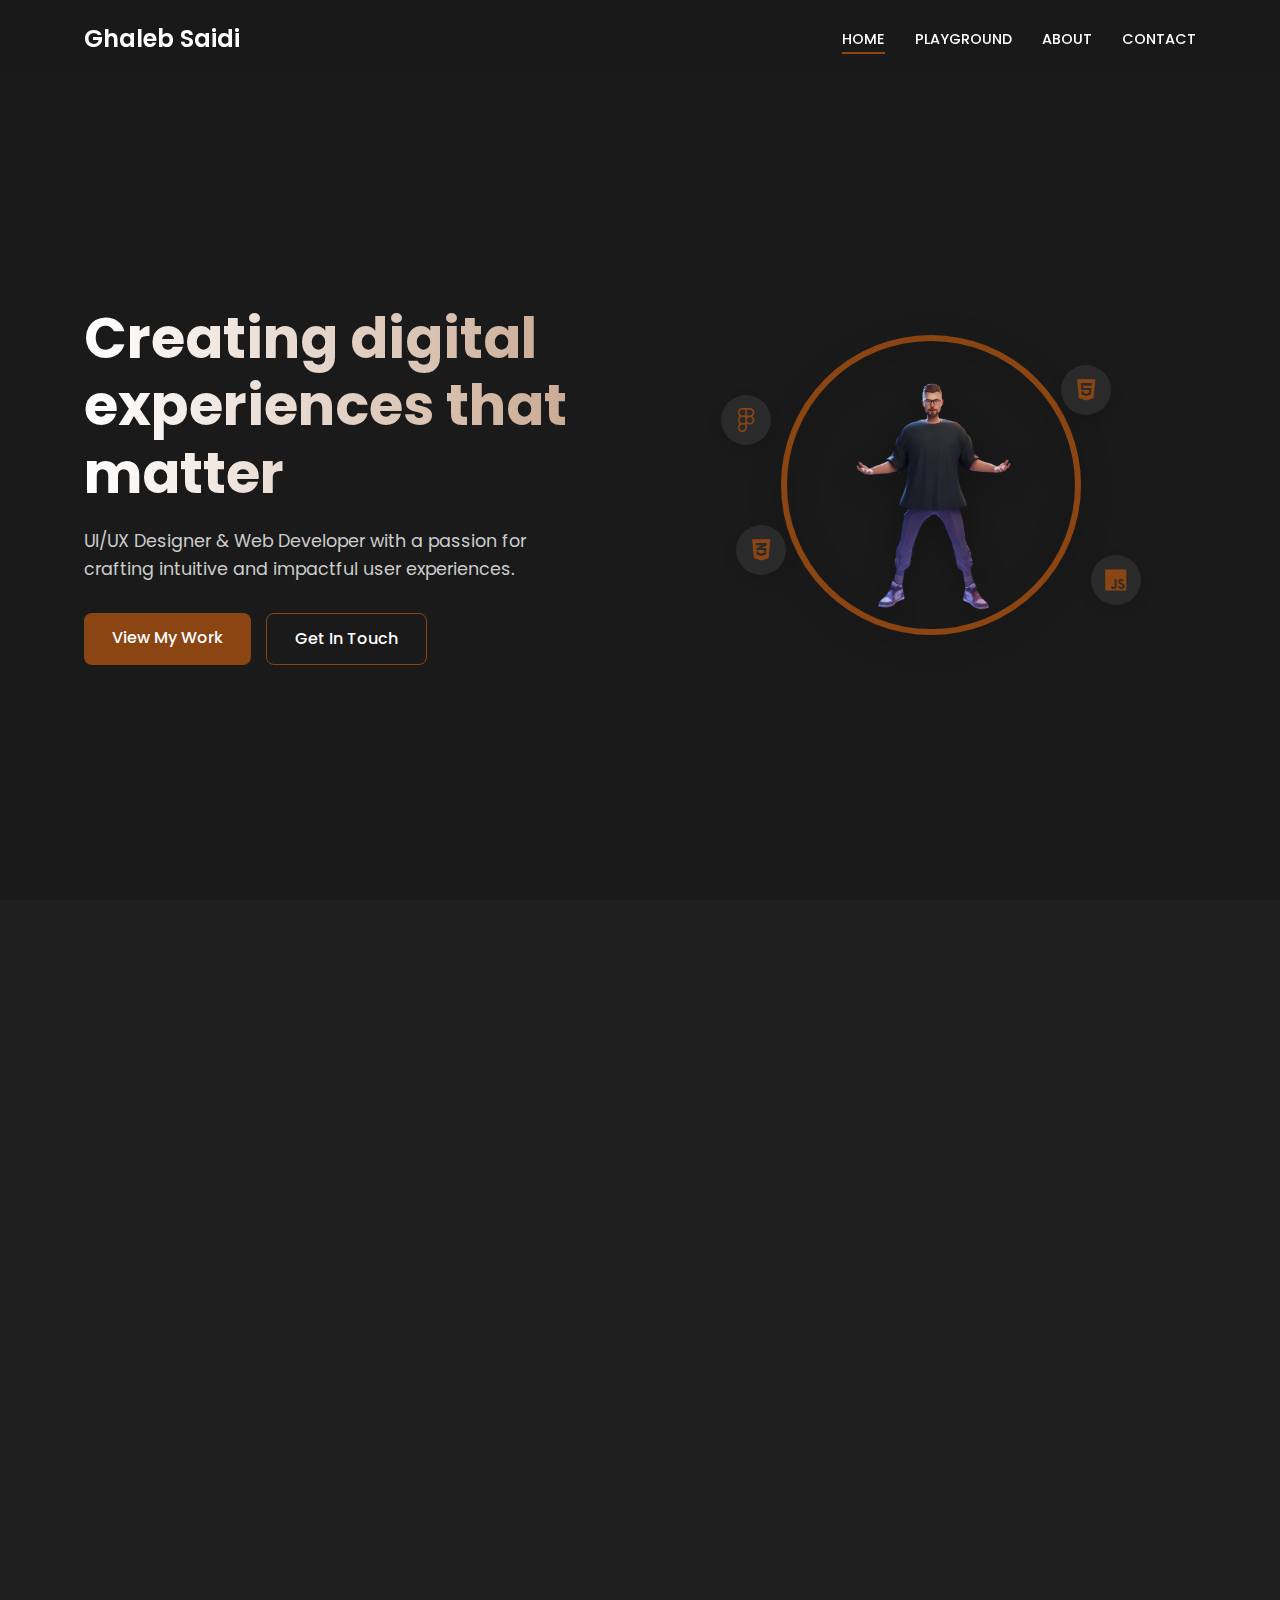
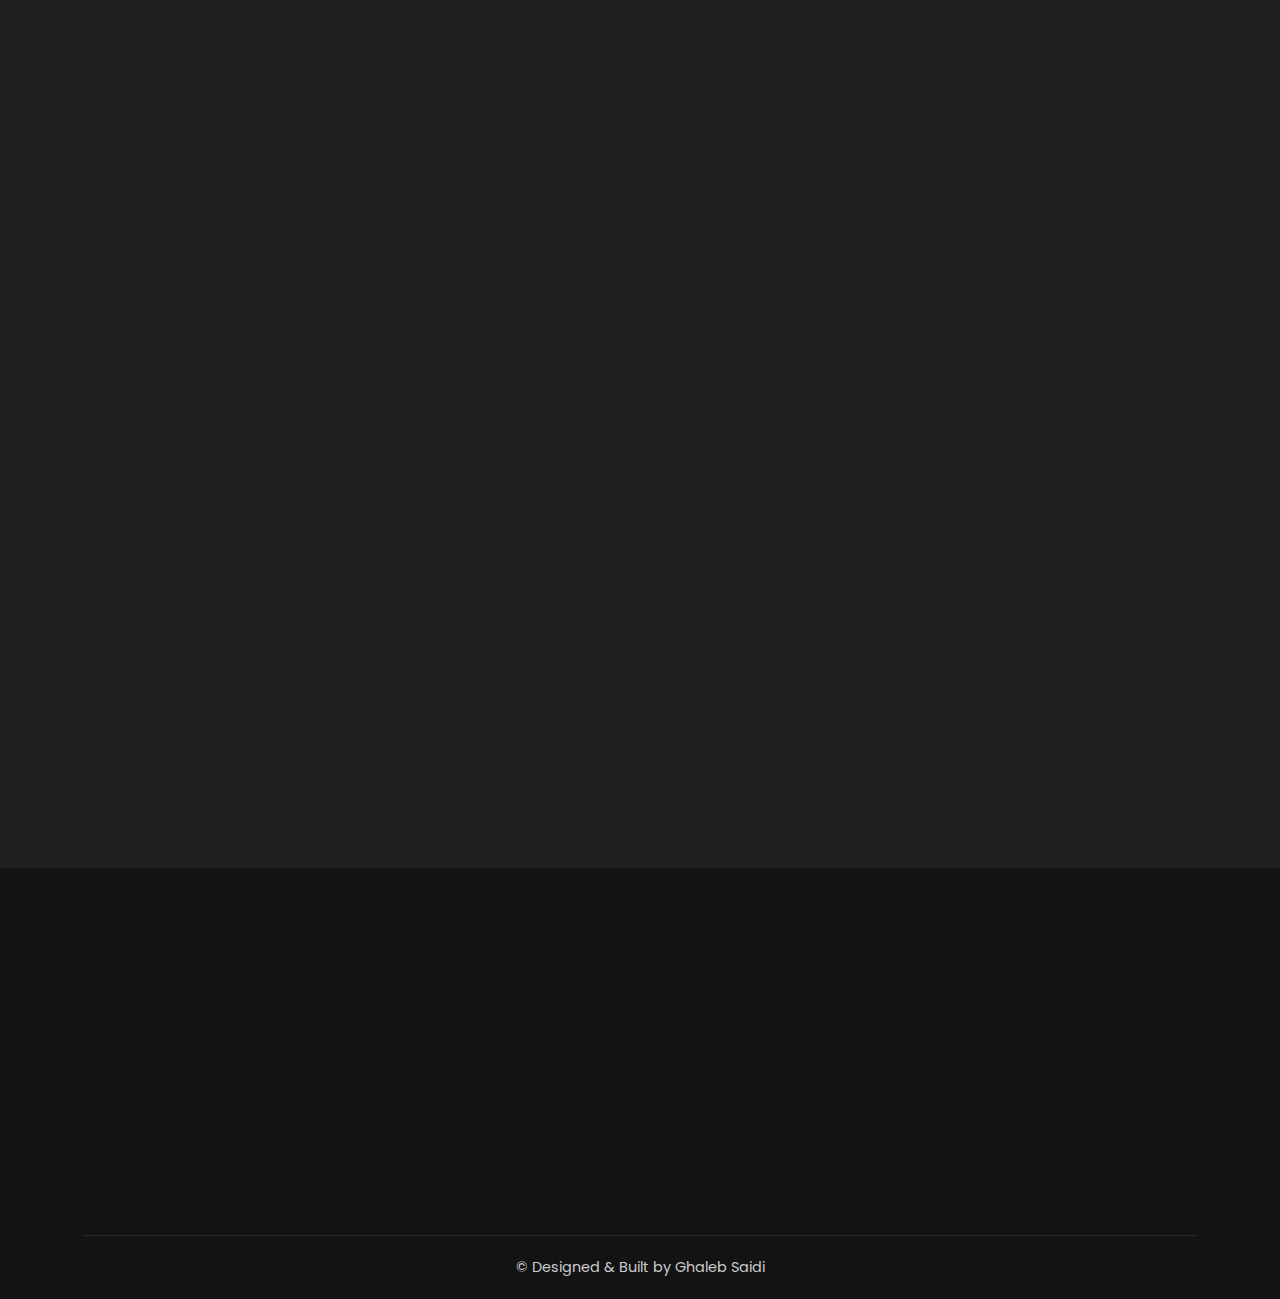
<file: index.html>
<!DOCTYPE html>
<html lang="en">
<head>

    <!-- Google tag (gtag.js) --> 
    <script async src="https://www.googletagmanager.com/gtag/js?id=G-8N5HYC275G"></script> 
    <script> 
        window.dataLayer = window.dataLayer || []; 
        function gtag(){dataLayer.push(arguments);} 
        gtag('js', new Date()); 
        gtag('config', 'G-8N5HYC275G'); 
    </script>

   <!-- SEO Meta Tags -->
<meta charset="UTF-8">
<meta name="viewport" content="width=device-width, initial-scale=1.0">
<title>Ghaleb Saidi | UI/UX Designer & Web Developer</title>
<meta name="description" content="UI/UX designer and web developer specializing in creating intuitive, user-centered digital experiences with a focus on seamless interactions and thoughtful design.">
<meta name="keywords" content="UI/UX designer, web developer, user experience, interface design, portfolio, Ghaleb Saidi">
<meta name="author" content="Ghaleb Saidi">

<!-- Open Graph / Facebook -->
<meta property="og:type" content="website">
<meta property="og:url" content="https://ghalebsaidi.com/">
<meta property="og:title" content="Ghaleb Saidi | UI/UX Designer & Web Developer">
<meta property="og:description" content="UI/UX designer and web developer specializing in creating intuitive, user-centered digital experiences with a focus on seamless interactions and thoughtful design.">
<meta property="og:image" content="https://ghalebsaidi.com/assets/portfolio-preview.webp">

<!-- Twitter -->
<meta property="twitter:card" content="summary_large_image">
<meta property="twitter:url" content="https://ghalebsaidi.com/">
<meta property="twitter:title" content="Ghaleb Saidi | UI/UX Designer & Web Developer">
<meta property="twitter:description" content="UI/UX designer and web developer specializing in creating intuitive, user-centered digital experiences with a focus on seamless interactions and thoughtful design.">
<meta property="twitter:image" content="https://ghalebsaidi.com/assets/portfolio-preview.webp">

<!-- Canonical URL -->
<link rel="canonical" href="https://ghalebsaidi.com/">
    <link rel="stylesheet" href="styles.css">
    <!-- Google Fonts -->
    <link href="https://fonts.googleapis.com/css2?family=Poppins:wght@300;400;500;600;700&display=swap" rel="stylesheet">
    <!-- Font Awesome for icons -->
    <link rel="stylesheet" href="https://cdnjs.cloudflare.com/ajax/libs/font-awesome/6.4.0/css/all.min.css">
</head>
<body>
    <!-- Header Section -->
    <header>
        <div class="container">
            <div class="header-content">
                <div class="logo">
                    <a href="index.html">Ghaleb Saidi</a>
                </div>
                <nav class="desktop-nav">
                    <ul>
                        <li><a href="index.html" class="active">HOME</a></li>
                        <li><a href="playground.html">PLAYGROUND</a></li>
                        <li><a href="about.html">ABOUT</a></li>
                        <li><a href="contact.html">CONTACT</a></li>
                    </ul>
                </nav>
                <div class="hamburger">
                    <span></span>
                    <span></span>
                    <span></span>
                </div>
            </div>
        </div>
    </header>

    <!-- Mobile Navigation -->
    <div class="mobile-nav">
        <ul>
            <li><a href="index.html" class="active">HOME</a></li>
            <li><a href="playground.html">PLAYGROUND</a></li>
            <li><a href="about.html">ABOUT</a></li>
            <li><a href="contact.html">CONTACT</a></li>
        </ul>
    </div>

    <!-- Hero Section -->
    <section class="hero">
        <div class="container">
            <div class="hero-content">
                <div class="hero-text">
                    <h1 class="animate-on-scroll">Creating digital experiences that matter</h1>
                    <p class="animate-on-scroll delay-1">UI/UX Designer & Web Developer with a passion for crafting intuitive and impactful user experiences.</p>
                    <div class="hero-buttons animate-on-scroll delay-2">
                        <a href="#projects" class="btn primary-btn">View My Work</a>
                        <a href="contact.html" class="btn secondary-btn">Get In Touch</a>
                    </div>
                </div>
                <div class="hero-image animate-on-scroll">
                    <div class="interactive-element">
                        <!-- Interactive element that responds to scroll -->
                        <div class="avatar-container">
                            <img src="assets/myavatar.webp" alt="Interactive avatar" class="avatar" id="avatar">
                            <div class="floating-elements">
                                <div class="element" id="element-1"><i class="fab fa-figma"></i></div>
                                <div class="element" id="element-2"><i class="fab fa-html5"></i></div>
                                <div class="element" id="element-3"><i class="fab fa-css3-alt"></i></div>
                                <div class="element" id="element-4"><i class="fab fa-js"></i></div>
                            </div>
                        </div>
                    </div>
                </div>
            </div>
        </div>
    </section>

   <!-- Projects Section -->
<section class="projects" id="projects">
    <div class="container">
        <div class="section-header">
            <h2 class="animate-on-scroll">Featured Projects</h2>
            <p class="animate-on-scroll delay-1">My latest UI/UX design and development work</p>
        </div>
        
        <!-- UI/UX Projects -->
<div class="project-category animate-on-scroll">
    <h3>UI/UX Design</h3>
    <div class="projects-grid">
        <!-- Monple Project -->
        <div class="project-card logo-display">
            <div class="project-image">
                <img src="assets/MONPLE.webp" alt="Monple Project">
                <div class="project-overlay">
                    <a href="projects/Monple/monple.html" class="view-project">View Project</a>
                </div>
            </div>
            <div class="project-info">
                <h4>Monple</h4>
                <div class="project-note">
                    <i class="fas fa-lightbulb"></i>
                    <span>This project demonstrates my approach to creating intuitive, user-centered finance management interfaces with multiple input methods.</span>
                </div>
            </div>
        </div>
        
        <!-- GymHub - Coming Soon Project -->
        <div class="project-card">
            <div class="project-image">
                <img src="assets/GymHub.webp" alt="GymHub Project">
                <div class="project-overlay coming-soon-overlay">
                    <div class="coming-soon-badge">
                        <i class="fas fa-hourglass-half"></i>
                        <span>Coming Soon</span>
                    </div>
                </div>
            </div>
            <div class="project-info">
                <h4>GymHub</h4>
                <div class="project-note">
                    <i class="fas fa-lightbulb"></i>
                    <span>This upcoming project focuses on creating seamless social experience with motivational elements to enhance user engagement for gym-goers.</span>
                </div>
            </div>
        </div>
    </div>
</div>

<!-- Web Development Projects -->
<div class="project-category animate-on-scroll delay-2" style="margin-top: 60px;">
    <h3>Web Development</h3>
    <div class="projects-grid">
        <!-- Sarah's Beauty Store Project -->
        <div class="project-card logo-display">
            <div class="project-image">
                <img src="assets/Sarah Beauty Store Logo.webp" alt="Web Development Project 1">
                <div class="project-overlay">
                    <a href="https://saidighaleb.github.io/sarahs-beauty-store/" class="view-project" target="_blank">View Project</a>
                </div>
            </div>
            <div class="project-info">
                <h4>E-commerce Beauty Site</h4>
                <div class="project-note">
                    <i class="fas fa-lightbulb"></i>
                    <span>This project showcases my frontend development skills with a focus on creating responsive, user-friendly e-commerce experiences.</span>
                </div>
            </div>
        </div>
        
        <!-- Lila's Boutique Store - Coming Soon Project -->
        <div class="project-card">
            <div class="project-image">
                <img src="assets/Lila.webp" alt="Lila's Boutique Store">
                <div class="project-overlay coming-soon-overlay">
                    <div class="coming-soon-badge">
                        <i class="fas fa-hourglass-half"></i>
                        <span>Coming Soon</span>
                    </div>
                </div>
            </div>
            <div class="project-info">
                <h4>Lila's Boutique Store</h4>
                <div class="project-note">
                    <i class="fas fa-lightbulb"></i>
                    <span>This development project will demonstrate advanced e-commerce functionality with a focus on performance and conversion optimization.</span>
                </div>
            </div>
        </div>
    </div>
</div>
    </div>
</section>

    <!-- Call To Action Section -->
    <section class="cta">
        <div class="container">
            <div class="cta-content animate-on-scroll">
                <h2>Let's Build Something Amazing Together</h2>
                <p>Have a project in mind? Let's discuss how I can help bring your ideas to life.</p>
                <a href="contact.html" class="btn primary-btn">Get In Touch</a>
            </div>
        </div>
    </section>

    <!-- Footer -->
    <footer>
        <div class="container">
            <!--  <div class="footer-content">
              <div class="social-links">
                    <a href="#"><i class="fab fa-linkedin"></i></a>
                    <a href="#"><i class="fab fa-instagram"></i></a>
                    <a href="#"><i class="fab fa-tiktok"></i></a>
                </div>
                
            </div>
             -->
            <div class="copyright">
                <p>&copy; Designed & Built by Ghaleb Saidi</p>
            </div>
        </div>
    </footer>

    <script src="script.js"></script>
</body>
</html>
</file>
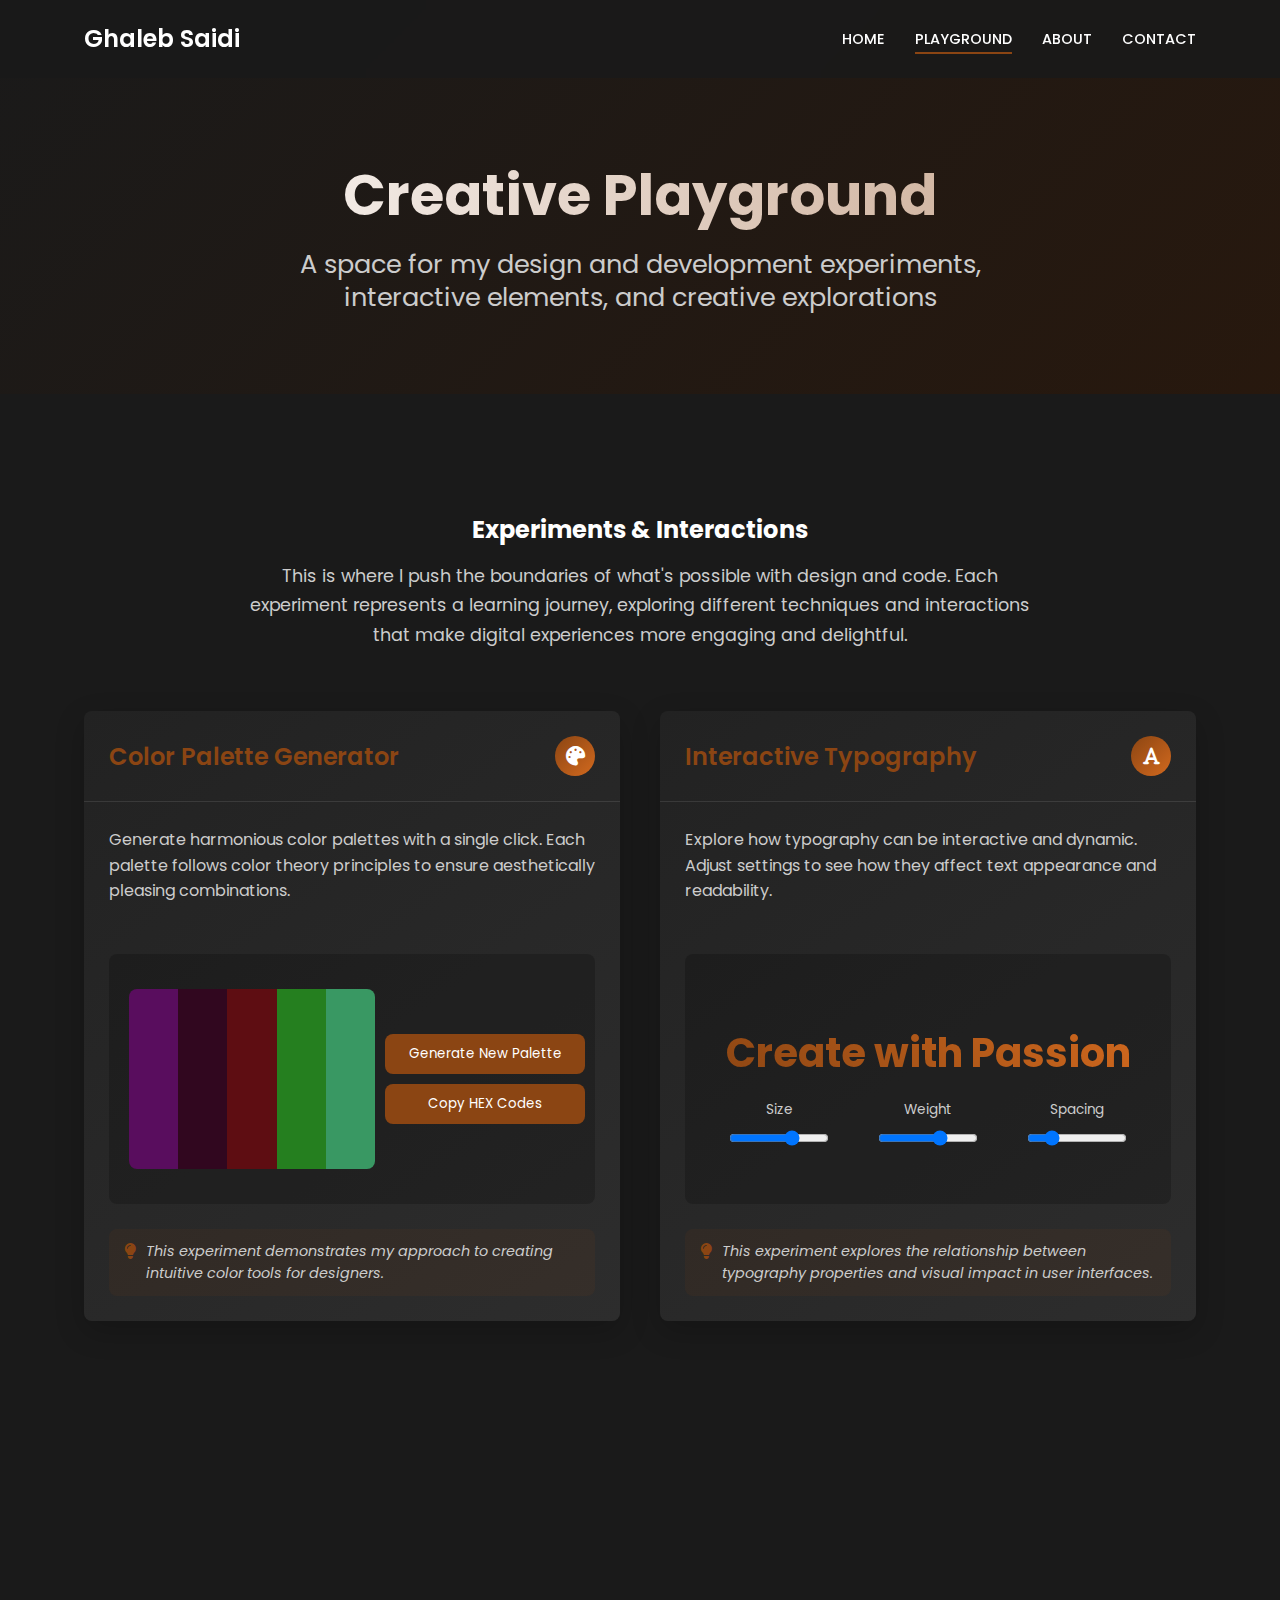
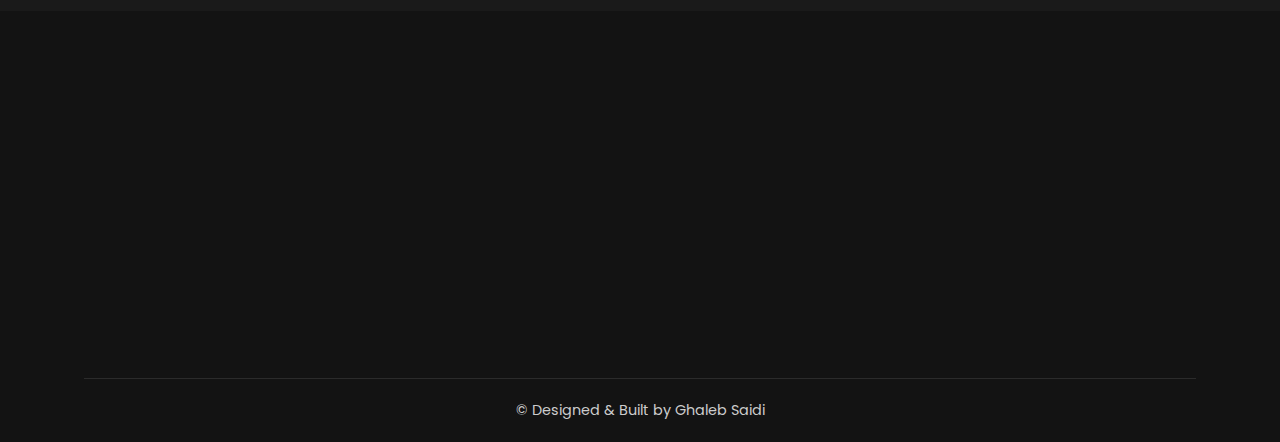
<file: playground.html>
<!DOCTYPE html>
<html lang="en">
<head>

    <!-- Google tag (gtag.js) --> 
    <script async src="https://www.googletagmanager.com/gtag/js?id=G-8N5HYC275G"></script> 
    <script> 
        window.dataLayer = window.dataLayer || []; 
        function gtag(){dataLayer.push(arguments);} 
        gtag('js', new Date()); 
        gtag('config', 'G-8N5HYC275G'); 
    </script>

    <!-- SEO Meta Tags -->
<meta charset="UTF-8">
<meta name="viewport" content="width=device-width, initial-scale=1.0">
    <title>Playground | Ghaleb Saidi</title>
    <meta name="description" content="Explore creative UI/UX experiments and interactive design concepts from Ghaleb Saidi's experimental playground showcasing innovative approaches to digital experiences.">
<meta name="keywords" content="UI/UX experiments, design playground, interactive design, creative concepts, Ghaleb Saidi">
<meta name="author" content="Ghaleb Saidi">

<!-- Open Graph / Facebook -->
<meta property="og:type" content="website">
<meta property="og:url" content="https://ghalebsaidi.com/playground.html">
<meta property="og:title" content="Design Playground | UI/UX Experiments by Ghaleb Saidi">
<meta property="og:description" content="Explore creative UI/UX experiments and interactive design concepts from Ghaleb Saidi's experimental playground showcasing innovative approaches to digital experiences.">
<meta property="og:image" content="https://ghalebsaidi.com/assets/playground-preview.webp">

<!-- Twitter -->
<meta property="twitter:card" content="summary_large_image">
<meta property="twitter:url" content="https://ghalebsaidi.com/playground.html">
<meta property="twitter:title" content="Design Playground | UI/UX Experiments by Ghaleb Saidi">
<meta property="twitter:description" content="Explore creative UI/UX experiments and interactive design concepts from Ghaleb Saidi's experimental playground showcasing innovative approaches to digital experiences.">
<meta property="twitter:image" content="https://ghalebsaidi.com/assets/playground-preview.webp">

<!-- Canonical URL -->
<link rel="canonical" href="https://ghalebsaidi.com/playground.html">

    <link rel="stylesheet" href="styles.css">
    <!-- Google Fonts -->
    <link href="https://fonts.googleapis.com/css2?family=Poppins:wght@300;400;500;600;700&display=swap" rel="stylesheet">
    <!-- Font Awesome for icons -->
    <link rel="stylesheet" href="https://cdnjs.cloudflare.com/ajax/libs/font-awesome/6.4.0/css/all.min.css">
    <style>
        /* Page-specific styles */
        .playground-hero {
            background: linear-gradient(135deg, rgba(26, 26, 26, 0.95) 0%, rgba(40, 24, 13, 0.95) 100%);
            padding: 160px 0 80px;
            text-align: center;
        }

        .playground-hero-content h1 {
            font-size: 3.5rem;
            margin-bottom: 15px;
            background: linear-gradient(to right, var(--text-color), var(--primary-color));
            -webkit-background-clip: text;
            -webkit-text-fill-color: transparent;
            background-clip: text;
            background-size: 200% auto;
            animation: textGradient 4s linear infinite;
        }

        @keyframes textGradient {
            0% {
                background-position: 0% center;
            }
            50% {
                background-position: 100% center;
            }
            100% {
                background-position: 0% center;
            }
        }

        .playground-hero-content h2 {
            font-size: 1.6rem;
            color: var(--secondary-text-color);
            font-weight: 400;
            max-width: 700px;
            margin: 0 auto;
        }

        .playground-section {
            padding: 80px 0;
            background-color: var(--background-color);
        }

        .section-intro {
            text-align: center;
            max-width: 800px;
            margin: 0 auto 60px;
            padding-top: 40px;
        }

        .section-intro p {
            color: var(--secondary-text-color);
            font-size: 1.1rem;
            line-height: 1.7;
        }
        
        .experiment-grid {
            display: grid;
            grid-template-columns: repeat(2, 1fr);
            gap: 40px;
            margin-bottom: 80px;
        }

        @media (max-width: 992px) {
            .experiment-grid {
                grid-template-columns: 1fr;
                gap: 50px;
            }
        }
        
        .experiment-card {
            background: linear-gradient(145deg, #222222, #2d2d2d);
            border-radius: var(--border-radius);
            overflow: hidden;
            box-shadow: 0 10px 30px rgba(0, 0, 0, 0.2);
            transition: transform 0.4s cubic-bezier(0.175, 0.885, 0.32, 1.275), 
                        box-shadow 0.4s ease;
            position: relative;
            height: 100%;
            display: flex;
            flex-direction: column;
            margin: 0;
            padding: 0;
        }
        
        .experiment-card:hover {
            transform: translateY(-10px);
            box-shadow: 0 15px 40px rgba(0, 0, 0, 0.3);
        }
        
        .experiment-header {
            padding: 25px;
            border-bottom: 1px solid rgba(255, 255, 255, 0.1);
            display: flex;
            justify-content: space-between;
            align-items: center;
        }
        
        .experiment-title {
            color: var(--primary-color);
            font-size: 1.5rem;
            margin: 0;
            font-weight: 600;
        }
        
        .experiment-icon {
            width: 40px;
            height: 40px;
            background: linear-gradient(135deg, var(--primary-color), var(--secondary-color));
            border-radius: 50%;
            display: flex;
            justify-content: center;
            align-items: center;
            color: white;
            font-size: 1.2rem;
        }
        
        .experiment-content {
            padding: 25px;
            flex-grow: 1;
            display: flex;
            flex-direction: column;
            gap: 25px;
        }
        
        .experiment-desc {
            color: var(--secondary-text-color);
            font-size: 1rem;
            line-height: 1.6;
            margin-bottom: 25px;
        }
        
        .experiment-container {
            background-color: rgba(0, 0, 0, 0.2);
            border-radius: var(--border-radius);
            padding: 20px;
            margin: 0;
            flex-grow: 1;
            position: relative;
            min-height: 250px;
            display: flex;
            justify-content: center;
            align-items: center;
            overflow: hidden;
        }
        
        .experiment-skills {
            display: flex;
            flex-wrap: wrap;
            gap: 10px;
            margin-top: auto;
        }
        
        .skill-tag {
            background-color: rgba(139, 69, 19, 0.3);
            color: var(--secondary-text-color);
            padding: 5px 12px;
            border-radius: 20px;
            font-size: 0.85rem;
            transition: all 0.3s ease;
        }
        
        .skill-tag:hover {
            background-color: var(--primary-color);
            color: var(--text-color);
            transform: translateY(-3px);
        }
        
        /* Interactive Element Styles */
        
        /* Color Palette Generator Styles */
        .color-palette {
    display: flex;
    width: 100%;
    height: 180px;
    overflow: hidden;
    border-radius: var(--border-radius);
    position: relative;
    
}
        
        .color-swatch {
            flex: 1;
            height: 100%;
            position: relative;
            cursor: pointer;
            transition: all 0.3s ease;
            overflow: hidden;
        }
        
        .color-swatch:hover {
            flex: 1.5;
        }
        
        .color-swatch::after {
            content: attr(data-color);
            position: absolute;
            bottom: 10px;
            left: 50%;
            transform: translateX(-50%);
            font-size: 0.8rem;
            color: white;
            text-shadow: 0 0 5px rgba(0, 0, 0, 0.5);
            opacity: 0;
            transition: opacity 0.3s ease;
        }
        
        .color-swatch:hover::after {
            opacity: 1;
        }
        
        .palette-controls {
    text-align: center;
    display: flex;
    flex-direction: column;
    gap: 10px;
    width: 100%;
    max-width: 200px;
    margin: 0 auto; /* Changed from "15px auto 0" to "0 auto" */
}

.palette-button {
    background-color: var(--primary-color);
    color: white;
    border: none;
    padding: 10px 15px;
    border-radius: var(--border-radius);
    cursor: pointer;
    font-family: 'Poppins', sans-serif;
    transition: all 0.3s ease;
    width: 100%;
    margin-left: 10px;
}
        
        .palette-button:hover {
            background-color: var(--secondary-color);
            transform: translateY(-3px);
        }
        
        /* Particle Animation Styles */
        .particle-container {
            width: 100%;
            height: 100%;
            position: absolute;
            top: 0;
            left: 0;
            overflow: hidden;
        }
        
        .particle {
            position: absolute;
            border-radius: 50%;
            opacity: 0.7;
            animation: float 8s infinite ease-in-out;
        }
        
        @keyframes float {
            0%, 100% {
                transform: translateY(0) translateX(0);
            }
            25% {
                transform: translateY(-50px) translateX(25px);
            }
            50% {
                transform: translateY(-25px) translateX(-25px);
            }
            75% {
                transform: translateY(50px) translateX(25px);
            }
        }
        
        /* Interactive Typography Styles */
        .typography-playground {
            width: 100%;
            text-align: center;
        }
        
        .interactive-text {
            font-size: 2.5rem;
            font-weight: 700;
            background: linear-gradient(45deg, #8B4513, #D2691E);
            -webkit-background-clip: text;
            background-clip: text;
            -webkit-text-fill-color: transparent;
            transition: all 0.3s ease;
            cursor: pointer;
            margin: 20px 0;
            line-height: 1.3;
        }
        
        .typography-controls {
            display: flex;
            justify-content: space-between;
            margin-top: 20px;
        }
        
        .control-group {
            display: flex;
            flex-direction: column;
            align-items: center;
            gap: 10px;
        }
        
        .control-group label {
            font-size: 0.9rem;
            color: var(--secondary-text-color);
        }
        
        .control-group input {
            width: 100%;
            max-width: 100px;
            padding: 5px;
            background-color: #333;
            border: none;
            border-radius: 5px;
            color: white;
        }

        /* Loading Animation Styles */
        .loading-container {
            display: flex;
            flex-direction: column;
            align-items: center;
            justify-content: center;
            height: 100%;
            gap: 25px;
        }
        
        .loader {
            width: 100px;
            height: 100px;
            position: relative;
        }
        
        .loader-circle {
            width: 100%;
            height: 100%;
            border-radius: 50%;
            border: 4px solid rgba(255, 255, 255, 0.1);
            border-top-color: var(--primary-color);
            animation: spin 1s infinite linear;
            position: absolute;
            top: 0;
            left: 0;
        }
        
        .loader-inner {
            width: 70%;
            height: 70%;
            border-radius: 50%;
            border: 4px solid rgba(255, 255, 255, 0.1);
            border-bottom-color: var(--secondary-color);
            animation: spin 1.5s infinite linear reverse;
            position: absolute;
            top: 15%;
            left: 15%;
        }
        
        @keyframes spin {
            0% {
                transform: rotate(0deg);
            }
            100% {
                transform: rotate(360deg);
            }
        }
        
        .loading-text {
            color: var(--secondary-text-color);
            font-size: 1.2rem;
            position: relative;
        }
        
        .loading-text::after {
            content: '';
            animation: ellipsis 1.5s infinite;
        }
        
        @keyframes ellipsis {
            0% {
                content: '.';
            }
            33% {
                content: '..';
            }
            66% {
                content: '...';
            }
        }
        
        .loader-controls {
            display: flex;
            gap: 10px;
        }
        
        .loader-button {
            background-color: var(--primary-color);
            color: white;
            border: none;
            padding: 8px 15px;
            border-radius: var(--border-radius);
            cursor: pointer;
            font-family: 'Poppins', sans-serif;
            transition: all 0.3s ease;
        }
        
        .loader-button:hover {
            background-color: var(--secondary-color);
            transform: translateY(-3px);
        }

        /* Responsive styles */
        @media (max-width: 992px) {
            .experiment-grid {
                grid-template-columns: repeat(auto-fit, minmax(300px, 1fr));
            }
        }
        
        @media (max-width: 768px) {
            .playground-hero-content h1 {
                font-size: 2.5rem;
            }
            
            .playground-hero-content h2 {
                font-size: 1.3rem;
            }
            
            .experiment-grid {
                grid-template-columns: 1fr;
            }
        }

        .experiment-note {
    margin-top: auto;
    background-color: rgba(139, 69, 19, 0.1);
    border-radius: var(--border-radius);
    padding: 12px 15px;
    display: flex;
    align-items: flex-start;
    gap: 10px;
    font-style: italic;
    color: var(--secondary-text-color);
    font-size: 0.9rem;
    line-height: 1.5;
}

.experiment-note i {
    color: var(--primary-color);
    font-size: 1rem;
    margin-top: 2px;
}

.particle {
    position: absolute;
    border-radius: 50%;
    opacity: 0.8;
    transition: transform 0.3s cubic-bezier(0.34, 1.56, 0.64, 1);
    will-change: transform;
}

#particle-playground {
    cursor: pointer;
}

/* Shape Generator Styles */
.shape-generator {
    display: flex;
    flex-direction: column;
    align-items: center;
    width: 100%;
    gap: 20px;
}

.shape-preview {
    width: 200px;
    height: 200px;
    display: flex;
    justify-content: center;
    align-items: center;
    position: relative;
}

.shape-controls {
    width: 100%;
    display: flex;
    flex-direction: column;
    gap: 15px;
}

.control-row {
    display: flex;
    gap: 20px;
    width: 100%;
}

.control-group {
    flex: 1;
    display: flex;
    flex-direction: column;
    gap: 5px;
}

.control-group label {
    font-size: 0.85rem;
    color: var(--secondary-text-color);
}

.shape-slider {
    -webkit-appearance: none;
    appearance: none;
    width: 100%;
    height: 6px;
    background: rgba(139, 69, 19, 0.2);
    border-radius: 3px;
    outline: none;
}

.shape-slider::-webkit-slider-thumb {
    -webkit-appearance: none;
    appearance: none;
    width: 16px;
    height: 16px;
    border-radius: 50%;
    background: var(--primary-color);
    cursor: pointer;
    transition: all 0.2s;
}

.shape-slider::-webkit-slider-thumb:hover {
    transform: scale(1.2);
}

.shape-button {
    background-color: var(--primary-color);
    color: white;
    border: none;
    padding: 10px 15px;
    border-radius: var(--border-radius);
    margin-top: 10px;
    cursor: pointer;
    font-family: 'Poppins', sans-serif;
    transition: all 0.3s ease;
    width: 100%;
    max-width: 200px;
    align-self: center;
    margin: 10px auto 0;
}

.shape-button:hover {
    background-color: var(--secondary-color);
    transform: translateY(-3px);
    box-shadow: 0 5px 15px rgba(0, 0, 0, 0.2);
}

/* Text Effects Styles */
.text-effects-playground {
    display: flex;
    flex-direction: column;
    align-items: center;
    width: 100%;
    gap: 20px;
}

.effect-display {
    width: 100%;
    height: 150px;
    display: flex;
    justify-content: center;
    align-items: center;
    background-color: rgba(0, 0, 0, 0.3);
    border-radius: var(--border-radius);
    margin-bottom: 15px;
}

#effect-text {
    font-size: 2.5rem;
    font-weight: 700;
    color: white;
    cursor: pointer;
    padding: 10px 20px;
    transition: all 0.3s ease;
    border-radius: 5px;
}

.effects-controls {
    width: 100%;
    display: flex;
    flex-direction: column;
    gap: 15px;
}

.effect-buttons {
    display: flex;
    flex-wrap: wrap;
    justify-content: center;
    gap: 10px;
}

.effect-button {
    background-color: #333;
    color: white;
    border: none;
    padding: 8px 15px;
    border-radius: var(--border-radius);
    cursor: pointer;
    font-family: 'Poppins', sans-serif;
    transition: all 0.3s ease;
}

.effect-button:hover, .effect-button.active {
    background-color: var(--primary-color);
    transform: translateY(-3px);
}

.effect-input-container {
    display: flex;
    width: 100%;
    max-width: 300px;
    margin: 0 auto;
}

#custom-text {
    flex: 1;
    padding: 8px 15px;
    border: none;
    background-color: #333;
    color: white;
    border-radius: var(--border-radius) 0 0 var(--border-radius);
    font-family: 'Poppins', sans-serif;
}

#apply-text {
    padding: 8px 15px;
    background-color: var(--primary-color);
    color: white;
    border: none;
    border-radius: 0 var(--border-radius) var(--border-radius) 0;
    cursor: pointer;
    transition: all 0.3s ease;
}

#apply-text:hover {
    background-color: var(--secondary-color);
}

/* Text effect classes */
.effect-glow {
    text-shadow: 0 0 10px rgba(139, 69, 19, 0.8), 
                 0 0 20px rgba(139, 69, 19, 0.6), 
                 0 0 30px rgba(139, 69, 19, 0.4);
}

.effect-reveal {
    position: relative;
    overflow: hidden;
}

.effect-reveal::before {
    content: '';
    position: absolute;
    top: 0;
    left: -100%;
    width: 100%;
    height: 100%;
    background: linear-gradient(90deg, transparent, rgba(255, 255, 255, 0.4), transparent);
    transition: left 0.5s ease;
}

.effect-reveal:hover::before {
    left: 100%;
}

.effect-vibrate:hover {
    animation: vibrate 0.3s linear infinite;
}

@keyframes vibrate {
    0% { transform: translate(0); }
    20% { transform: translate(-2px, 2px); }
    40% { transform: translate(-2px, -2px); }
    60% { transform: translate(2px, 2px); }
    80% { transform: translate(2px, -2px); }
    100% { transform: translate(0); }
}

.effect-gradient {
    background: linear-gradient(45deg, 
        #8B4513, /* Saddle Brown */
        #D2691E, /* Chocolate */
        #CD853F, /* Peru */
        #DEB887, /* Burlywood */
        #8B4513  /* Back to start for seamless loop */
    );
    background-size: 300% auto;
    -webkit-background-clip: text;
    background-clip: text;
    -webkit-text-fill-color: transparent;
    animation: gradientFlow 2s linear infinite; /* Reduced from 3s to 2s */
}

@keyframes gradientFlow {
    0% { background-position: 0% 50%; }
    50% { background-position: 100% 50%; }
    100% { background-position: 0% 50%; }
}

/* Adjust spacing for the "Coming Soon" section */
.playground-section .section-intro:last-of-type {
    margin-top: 40px;
    padding-top: 40px;
    border-top: 1px solid rgba(255, 255, 255, 0.1);
}

    </style>
</head>
<body>
    <!-- Header Section -->
    <header>
        <div class="container">
            <div class="header-content">
                <div class="logo">
                    <a href="index.html">Ghaleb Saidi</a>
                </div>
                <nav class="desktop-nav">
                    <ul>
                        <li><a href="index.html">HOME</a></li>
                        <li><a href="playground.html" class="active">PLAYGROUND</a></li>
                        <li><a href="about.html">ABOUT</a></li>
                        <li><a href="contact.html">CONTACT</a></li>
                    </ul>
                </nav>
                <div class="hamburger">
                    <span></span>
                    <span></span>
                    <span></span>
                </div>
            </div>
        </div>
    </header>

    <!-- Mobile Navigation -->
    <div class="mobile-nav">
        <ul>
            <li><a href="index.html">HOME</a></li>
            <li><a href="playground.html" class="active">PLAYGROUND</a></li>
            <li><a href="about.html">ABOUT</a></li>
            <li><a href="contact.html">CONTACT</a></li>
        </ul>
    </div>

    <!-- Hero Section -->
    <section class="playground-hero">
        <div class="container">
            <div class="playground-hero-content animate-on-scroll">
                <h1>Creative Playground</h1>
                <h2>A space for my design and development experiments, interactive elements, and creative explorations</h2>
            </div>
        </div>
    </section>

    <!-- Playground Section -->
    <section class="playground-section">
        <div class="container">
            <div class="section-intro animate-on-scroll">
                <h2>Experiments & Interactions</h2>
                <p>This is where I push the boundaries of what's possible with design and code. Each experiment represents a learning journey, exploring different techniques and interactions that make digital experiences more engaging and delightful.</p>
            </div>
            
            <div class="experiment-grid">
                <!-- Color Palette Generator -->
                <div class="experiment-card animate-on-scroll">
                    <div class="experiment-header">
                        <h3 class="experiment-title">Color Palette Generator</h3>
                        <div class="experiment-icon">
                            <i class="fas fa-palette"></i>
                        </div>
                    </div>
                    <div class="experiment-content">
                        <p class="experiment-desc">Generate harmonious color palettes with a single click. Each palette follows color theory principles to ensure aesthetically pleasing combinations.</p>
                        
                        <div class="experiment-container">
                            <div class="color-palette">
                                <div class="color-swatch" style="background-color: #8B4513;" data-color="#8B4513"></div>
                                <div class="color-swatch" style="background-color: #A0522D;" data-color="#A0522D"></div>
                                <div class="color-swatch" style="background-color: #CD853F;" data-color="#CD853F"></div>
                                <div class="color-swatch" style="background-color: #DEB887;" data-color="#DEB887"></div>
                                <div class="color-swatch" style="background-color: #F5DEB3;" data-color="#F5DEB3"></div>
                            </div>
                            <div class="palette-controls">
                                <button class="palette-button" id="generate-palette">Generate New Palette</button>
                                <button class="palette-button" id="copy-palette">Copy HEX Codes</button>
                            </div>
                        </div>
                        
                        <div class="experiment-note">
                            <i class="fas fa-lightbulb"></i>
                            <span>This experiment demonstrates my approach to creating intuitive color tools for designers.</span>
                        </div>
                    </div>
                </div>
                
                
                <!-- Interactive Typography -->
                <div class="experiment-card animate-on-scroll delay-2">
                    <div class="experiment-header">
                        <h3 class="experiment-title">Interactive Typography</h3>
                        <div class="experiment-icon">
                            <i class="fas fa-font"></i>
                        </div>
                    </div>
                    <div class="experiment-content">
                        <p class="experiment-desc">Explore how typography can be interactive and dynamic. Adjust settings to see how they affect text appearance and readability.</p>
                        
                        <div class="experiment-container">
                            <div class="typography-playground">
                                <div class="interactive-text" id="interactive-text">Create With Passion</div>
                                <div class="typography-controls">
                                    <div class="control-group">
                                        <label for="font-size">Size</label>
                                        <input type="range" id="font-size" min="20" max="50" value="40">
                                    </div>
                                    <div class="control-group">
                                        <label for="font-weight">Weight</label>
                                        <input type="range" id="font-weight" min="300" max="900" value="700" step="100">
                                    </div>
                                    <div class="control-group">
                                        <label for="letter-spacing">Spacing</label>
                                        <input type="range" id="letter-spacing" min="-2" max="10" value="0" step="0.5">
                                    </div>
                                </div>
                            </div>
                        </div>
                        
                        <div class="experiment-note">
                            <i class="fas fa-lightbulb"></i>
                            <span>This experiment explores the relationship between typography properties and visual impact in user interfaces.</span>
                        </div>
                    </div>
                </div>

                <!-- Interactive Particle Animation -->
                <div class="experiment-card animate-on-scroll delay-1">
                    <div class="experiment-header">
                        <h3 class="experiment-title">Particle Animation</h3>
                        <div class="experiment-icon">
                            <i class="fas fa-atom"></i>
                        </div>
                    </div>
                    <div class="experiment-content">
                        <p class="experiment-desc">An interactive particle system that responds to cursor movement. Particles flow and react to create an engaging, dynamic background effect.</p>
                        
                        <div class="experiment-container" id="particle-playground">
                            <div class="particle-container" id="particles">
                                <!-- Particles will be generated here with JavaScript -->
                            </div>
                        </div>
                        
                        <div class="experiment-note">
                            <i class="fas fa-lightbulb"></i>
                            <span>This interactive element demonstrates how subtle animations can create engaging and responsive user experiences.</span>
                        </div>
                    </div>
                </div>
                
                <!-- Custom Loading Animation -->
                <div class="experiment-card animate-on-scroll delay-3">
                    <div class="experiment-header">
                        <h3 class="experiment-title">Loading Animation</h3>
                        <div class="experiment-icon">
                            <i class="fas fa-spinner"></i>
                        </div>
                    </div>
                    <div class="experiment-content">
                        <p class="experiment-desc">Custom-designed loading animations that provide visual feedback during wait times, making the user experience feel more responsive.</p>
                        
                        <div class="experiment-container">
                            <div class="loading-container" id="loading-container">
                                <div class="loader">
                                    <div class="loader-circle"></div>
                                    <div class="loader-inner"></div>
                                </div>
                                <div class="loading-text">Loading</div>
                                <div class="loader-controls">
                                    <button class="loader-button" id="toggle-loader">Pause/Play</button>
                                    <button class="loader-button" id="change-loader">Change Style</button>
                                </div>
                            </div>
                        </div>
                        
                        <div class="experiment-note">
                            <i class="fas fa-lightbulb"></i>
                            <span>This experiment showcases my approach to creating meaningful loading states that enhance perceived performance.</span>
                        </div>
                    </div>
                </div>

                <!-- EXPERIMENT 5: INTERACTIVE SHAPE GENERATOR -->
                <div class="experiment-card animate-on-scroll">
                    <div class="experiment-header">
                        <h3 class="experiment-title">Shape Generator</h3>
                        <div class="experiment-icon">
                            <i class="fas fa-shapes"></i>
                        </div>
                    </div>
                    <div class="experiment-content">
                        <p class="experiment-desc">Create and customize unique geometric shapes. Adjust parameters to explore endless variations of visual elements for your designs.</p>
                        
                        <div class="experiment-container">
                            <div class="shape-generator">
                                <div class="shape-preview" id="shape-preview"></div>
                                <div class="shape-controls">
                                    <div class="control-row">
                                        <div class="control-group">
                                            <label>Sides</label>
                                            <input type="range" id="shape-sides" min="3" max="12" value="5" class="shape-slider">
                                        </div>
                                        <div class="control-group">
                                            <label>Size</label>
                                            <input type="range" id="shape-size" min="40" max="100" value="70" class="shape-slider">
                                        </div>
                                    </div>
                                    <div class="control-row">
                                        <div class="control-group">
                                            <label>Rotation</label>
                                            <input type="range" id="shape-rotation" min="0" max="360" value="0" class="shape-slider">
                                        </div>
                                        <div class="control-group">
                                            <label>Roundness</label>
                                            <input type="range" id="shape-roundness" min="0" max="50" value="10" class="shape-slider">
                                        </div>
                                    </div>
                                    <button id="generate-random-shape" class="shape-button">Random Shape</button>
                                </div>
                            </div>
                        </div>
                        
                        <div class="experiment-note">
                            <i class="fas fa-lightbulb"></i>
                            <span>This experiment shows how interactive controls can help designers visualize and create custom geometric shapes.</span>
                        </div>
                    </div>
                </div>

                <!-- EXPERIMENT 6: TEXT EFFECT GENERATOR -->
                <div class="experiment-card animate-on-scroll">
                    <div class="experiment-header">
                        <h3 class="experiment-title">Text Effects</h3>
                        <div class="experiment-icon">
                            <i class="fas fa-text-height"></i>
                        </div>
                    </div>
                    <div class="experiment-content">
                        <p class="experiment-desc">Explore dynamic text effects and animations that can be applied to headlines, buttons, and interactive elements in your designs.</p>
                        
                        <div class="experiment-container">
                            <div class="text-effects-playground">
                                <div class="effect-display" id="effect-display">
                                    <span id="effect-text">Hover Me</span>
                                </div>
                                <div class="effects-controls">
                                    <div class="effect-buttons">
                                        <button class="effect-button" data-effect="glow">Glow</button>
                                        <button class="effect-button" data-effect="reveal">Reveal</button>
                                        <button class="effect-button" data-effect="vibrate">Vibrate</button>
                                        <button class="effect-button" data-effect="gradient">Gradient</button>
                                    </div>
                                    <div class="effect-input-container">
                                        <input type="text" id="custom-text" placeholder="Enter custom text..." maxlength="20">
                                        <button id="apply-text">Apply</button>
                                    </div>
                                </div>
                            </div>
                        </div>
                        
                        <div class="experiment-note">
                            <i class="fas fa-lightbulb"></i>
                            <span>This experiment demonstrates how subtle text animations can create engaging interactions that enhance user experience.</span>
                        </div>
                    </div>
                </div>
            </div>

            <div class="section-intro animate-on-scroll">
                <h2>Coming Soon</h2>
                <p>More interactive experiments are in development! Check back regularly to see new additions to the playground, including animations, UI components, and creative coding explorations.</p>
            </div>
        </div>
    </section>

    <!-- Call To Action Section -->
    <section class="cta" style="padding-bottom: 60px;">
        <div class="container">
            <div class="cta-content animate-on-scroll">
                <h2>Let's Build Something Amazing Together</h2>
                <p>Have a project in mind? Let's discuss how I can help bring your ideas to life.</p>
                <a href="contact.html" class="btn primary-btn">Get In Touch</a>
            </div>
        </div>
    </section>

    <!-- Footer -->
    <footer>
        <div class="container">
            <!--  <div class="footer-content">
              <div class="social-links">
                    <a href="#"><i class="fab fa-linkedin"></i></a>
                    <a href="#"><i class="fab fa-instagram"></i></a>
                    <a href="#"><i class="fab fa-tiktok"></i></a>
                </div>
                
            </div>
             -->
            <div class="copyright">
                <p>&copy; Designed & Built by Ghaleb Saidi</p>
            </div>
        </div>
    </footer>

    <script>
        // Color Palette Generator
        document.addEventListener('DOMContentLoaded', function() {
            const generateButton = document.getElementById('generate-palette');
            const copyButton = document.getElementById('copy-palette');
            const swatches = document.querySelectorAll('.color-swatch');
            
            // Generate random color
            function randomColor() {
                const letters = '0123456789ABCDEF';
                let color = '#';
                for (let i = 0; i < 6; i++) {
                    color += letters[Math.floor(Math.random() * 16)];
                }
                return color;
            }
            
            // Generate a harmonious palette based on a seed color
            function generatePalette() {
                const baseColor = randomColor();
                const rgb = hexToRgb(baseColor);
                
                // Convert to HSL to create variations
                const hsl = rgbToHsl(rgb.r, rgb.g, rgb.b);
                
                // Create variations by adjusting hue and lightness
                const colors = [baseColor];
                
                // Analogous colors
                colors.push(hslToHex(
                    (hsl.h + 30) % 360, 
                    hsl.s, 
                    clamp(hsl.l - 0.1, 0, 1)
                ));
                
                colors.push(hslToHex(
                    (hsl.h + 60) % 360, 
                    hsl.s, 
                    clamp(hsl.l, 0, 1)
                ));
                
                // Complementary variations
                colors.push(hslToHex(
                    (hsl.h + 180) % 360, 
                    hsl.s * 0.8, 
                    clamp(hsl.l + 0.1, 0, 1)
                ));
                
                colors.push(hslToHex(
                    (hsl.h + 210) % 360, 
                    hsl.s * 0.6, 
                    clamp(hsl.l + 0.2, 0, 1)
                ));
                
                // Apply colors to swatches
                swatches.forEach((swatch, index) => {
                    if (index < colors.length) {
                        swatch.style.backgroundColor = colors[index];
                        swatch.setAttribute('data-color', colors[index]);
                    }
                });
            }
            
            // Helper functions for color conversion
            function hexToRgb(hex) {
                const result = /^#?([a-f\d]{2})([a-f\d]{2})([a-f\d]{2})$/i.exec(hex);
                return result ? {
                    r: parseInt(result[1], 16),
                    g: parseInt(result[2], 16),
                    b: parseInt(result[3], 16)
                } : null;
            }
            
            function rgbToHsl(r, g, b) {
                r /= 255, g /= 255, b /= 255;
                const max = Math.max(r, g, b), min = Math.min(r, g, b);
                let h, s, l = (max + min) / 2;
                
                if (max === min) {
                    h = s = 0; // achromatic
                } else {
                    const d = max - min;
                    s = l > 0.5 ? d / (2 - max - min) : d / (max + min);
                    switch (max) {
                        case r: h = (g - b) / d + (g < b ? 6 : 0); break;
                        case g: h = (b - r) / d + 2; break;
                        case b: h = (r - g) / d + 4; break;
                    }
                    h /= 6;
                }
                
                return { h: h * 360, s: s, l: l };
            }
            
            function hslToRgb(h, s, l) {
                let r, g, b;
                
                h /= 360;
                
                if (s === 0) {
                    r = g = b = l; // achromatic
                } else {
                    const hue2rgb = (p, q, t) => {
                        if (t < 0) t += 1;
                        if (t > 1) t -= 1;
                        if (t < 1/6) return p + (q - p) * 6 * t;
                        if (t < 1/2) return q;
                        if (t < 2/3) return p + (q - p) * (2/3 - t) * 6;
                        return p;
                    };
                    
                    const q = l < 0.5 ? l * (1 + s) : l + s - l * s;
                    const p = 2 * l - q;
                    
                    r = hue2rgb(p, q, h + 1/3);
                    g = hue2rgb(p, q, h);
                    b = hue2rgb(p, q, h - 1/3);
                }
                
                return {
                    r: Math.round(r * 255),
                    g: Math.round(g * 255),
                    b: Math.round(b * 255)
                };
            }
            
            function hslToHex(h, s, l) {
                const rgb = hslToRgb(h, s, l);
                return rgbToHex(rgb.r, rgb.g, rgb.b);
            }
            
            function rgbToHex(r, g, b) {
                return `#${componentToHex(r)}${componentToHex(g)}${componentToHex(b)}`;
            }
            
            function componentToHex(c) {
                const hex = c.toString(16);
                return hex.length === 1 ? '0' + hex : hex;
            }
            
            function clamp(value, min, max) {
                return Math.min(Math.max(value, min), max);
            }
            
            // Generate initial palette
            generatePalette();
            
            // Event listeners
            generateButton.addEventListener('click', generatePalette);
            
            copyButton.addEventListener('click', function() {
                const colors = Array.from(swatches).map(swatch => swatch.getAttribute('data-color'));
                navigator.clipboard.writeText(colors.join(', ')).then(() => {
                    alert('Color palette copied to clipboard!');
                });
            });
            
            // Particle Animation
            // Create and initialize particles
function initializeParticles() {
    const particleContainer = document.getElementById('particles');
    
    // Clear existing particles
    particleContainer.innerHTML = '';
    
    // Create new particles
    const particleCount = 20;
    
    for (let i = 0; i < particleCount; i++) {
        const particle = document.createElement('div');
        particle.className = 'particle';
        
        // Random size
        const size = Math.random() * 15 + 5;
        particle.style.width = `${size}px`;
        particle.style.height = `${size}px`;
        
        // Random position
        const posX = Math.random() * 100;
        const posY = Math.random() * 100;
        particle.style.left = `${posX}%`;
        particle.style.top = `${posY}%`;
        
        // Store original position for scatter effect
        particle.dataset.originalX = posX;
        particle.dataset.originalY = posY;
        
        // Random color (browns/oranges)
        const hue = Math.random() * 30 + 15;
        particle.style.backgroundColor = `hsl(${hue}, 70%, 50%)`;
        
        // Faster transition for immediate response
        particle.style.transition = 'all 0.2s cubic-bezier(0.05, 0.9, 0.25, 1.0)';
        
        // Add to container
        particleContainer.appendChild(particle);
    }
}

// Initialize particles on page load
initializeParticles();

// Handle mouse/touch interaction with particles
const particlePlayground = document.getElementById('particle-playground');
let isMouseInside = false;

function moveParticlesToCursor(x, y) {
    const containerRect = particlePlayground.getBoundingClientRect();
    const particles = document.querySelectorAll('.particle');
    
    particles.forEach((particle, index) => {
        // Calculate offset (creates a cluster effect)
        const offsetX = (Math.sin(index) * 10) - 5;
        const offsetY = (Math.cos(index) * 10) - 5;
        
        // Position particle directly at cursor with offset
        const left = ((x - containerRect.left) / containerRect.width) * 100 + offsetX;
        const top = ((y - containerRect.top) / containerRect.height) * 100 + offsetY;
        
        // Apply fastest possible transition
        particle.style.transition = 'all 0.15s linear';
        
        particle.style.left = `${left}%`;
        particle.style.top = `${top}%`;
    });
}

function scatterParticles() {
    const particles = document.querySelectorAll('.particle');
    
    particles.forEach((particle) => {
        // Fast outward transition
        particle.style.transition = 'all 0.5s cubic-bezier(0.2, 0.9, 0.3, 1.5)';
        
        // Get original position
        const originalX = parseFloat(particle.dataset.originalX);
        const originalY = parseFloat(particle.dataset.originalY);
        
        // Add random scatter effect with movement away from center
        const scatterX = originalX + (Math.random() * 30 - 15);
        const scatterY = originalY + (Math.random() * 30 - 15);
        
        // Apply scatter position
        particle.style.left = `${scatterX}%`;
        particle.style.top = `${scatterY}%`;
    });
}

// Mouse event listeners
particlePlayground.addEventListener('mousemove', function(e) {
    isMouseInside = true;
    moveParticlesToCursor(e.clientX, e.clientY);
});

particlePlayground.addEventListener('mouseenter', function(e) {
    isMouseInside = true;
    moveParticlesToCursor(e.clientX, e.clientY);
});

particlePlayground.addEventListener('mouseleave', function() {
    isMouseInside = false;
    scatterParticles();
});

// Touch event listeners for mobile
particlePlayground.addEventListener('touchmove', function(e) {
    e.preventDefault();
    isMouseInside = true;
    const touch = e.touches[0];
    moveParticlesToCursor(touch.clientX, touch.clientY);
});

particlePlayground.addEventListener('touchstart', function(e) {
    isMouseInside = true;
    const touch = e.touches[0];
    moveParticlesToCursor(touch.clientX, touch.clientY);
});

particlePlayground.addEventListener('touchend', function() {
    isMouseInside = false;
    scatterParticles();
});

// Add this CSS to make the particles more responsive
document.head.insertAdjacentHTML('beforeend', `
<style>
.particle {
    position: absolute;
    border-radius: 50%;
    opacity: 0.8;
    will-change: left, top;
    pointer-events: none;
}

#particle-playground {
    cursor: pointer;
    position: relative;
    overflow: hidden;
}
</style>
`);
            
            // Interactive Typography
            const textElement = document.getElementById('interactive-text');
            const fontSizeInput = document.getElementById('font-size');
            const fontWeightInput = document.getElementById('font-weight');
            const letterSpacingInput = document.getElementById('letter-spacing');
            
            // Initialize with random text options
            const textOptions = [
                "Typography is Design",
                "Design with Purpose",
                "Create with Passion",
                "Build with Intention",
                "Explore Possibilities"
            ];
            
            textElement.textContent = textOptions[Math.floor(Math.random() * textOptions.length)];
            
            // Update text styles based on inputs
            function updateTypography() {
                textElement.style.fontSize = `${fontSizeInput.value}px`;
                textElement.style.fontWeight = fontWeightInput.value;
                textElement.style.letterSpacing = `${letterSpacingInput.value}px`;
            }
            
            // Add event listeners to sliders
            fontSizeInput.addEventListener('input', updateTypography);
            fontWeightInput.addEventListener('input', updateTypography);
            letterSpacingInput.addEventListener('input', updateTypography);
            
            // Change text on click
            textElement.addEventListener('click', function() {
                const newText = textOptions[Math.floor(Math.random() * textOptions.length)];
                this.textContent = newText;
            });
            
            // Custom Loading Animation
            const loaderContainer = document.getElementById('loading-container');
            const toggleButton = document.getElementById('toggle-loader');
            const changeButton = document.getElementById('change-loader');
            const loader = loaderContainer.querySelector('.loader');
            const loadingText = loaderContainer.querySelector('.loading-text');
            
            let loaderIsAnimating = true;
            let currentLoaderStyle = 1;
            
            // Toggle animation
            toggleButton.addEventListener('click', function() {
                loaderIsAnimating = !loaderIsAnimating;
                
                if (loaderIsAnimating) {
                    loader.style.animationPlayState = 'running';
                    loader.querySelector('.loader-circle').style.animationPlayState = 'running';
                    loader.querySelector('.loader-inner').style.animationPlayState = 'running';
                    loadingText.style.animationPlayState = 'running';
                } else {
                    loader.style.animationPlayState = 'paused';
                    loader.querySelector('.loader-circle').style.animationPlayState = 'paused';
                    loader.querySelector('.loader-inner').style.animationPlayState = 'paused';
                    loadingText.style.animationPlayState = 'paused';
                }
            });
            
            // Change loader style
            changeButton.addEventListener('click', function() {
                currentLoaderStyle = (currentLoaderStyle % 3) + 1;
                
                // Remove existing loader
                loader.innerHTML = '';
                
                // Create new loader based on style
                switch(currentLoaderStyle) {
                    case 1:
                        // Default dual circle style
                        loader.innerHTML = `
                            <div class="loader-circle"></div>
                            <div class="loader-inner"></div>
                        `;
                        break;
                    case 2:
                        // Pulsing dots style
                        loader.innerHTML = '';
                        loader.style.display = 'flex';
                        loader.style.justifyContent = 'center';
                        loader.style.alignItems = 'center';
                        loader.style.gap = '8px';
                        
                        for (let i = 0; i < 3; i++) {
                            const dot = document.createElement('div');
                            dot.style.width = '15px';
                            dot.style.height = '15px';
                            dot.style.borderRadius = '50%';
                            dot.style.backgroundColor = '#8B4513';
                            dot.style.animation = `pulse 1.5s infinite ease-in-out ${i * 0.2}s`;
                            
                            // Add keyframes if they don't exist
                            if (!document.querySelector('style#pulse-animation')) {
                                const style = document.createElement('style');
                                style.id = 'pulse-animation';
                                style.textContent = `
                                    @keyframes pulse {
                                        0%, 100% { transform: scale(0.8); opacity: 0.5; }
                                        50% { transform: scale(1.2); opacity: 1; }
                                    }
                                `;
                                document.head.appendChild(style);
                            }
                            
                            loader.appendChild(dot);
                        }
                        break;
                    case 3:
                        // Progress bar style
                        loader.style.display = 'block';
                        
                        const progressBar = document.createElement('div');
                        progressBar.style.width = '100%';
                        progressBar.style.height = '8px';
                        progressBar.style.backgroundColor = 'rgba(255, 255, 255, 0.1)';
                        progressBar.style.borderRadius = '4px';
                        progressBar.style.overflow = 'hidden';
                        progressBar.style.position = 'relative';
                        
                        const progress = document.createElement('div');
                        progress.style.height = '100%';
                        progress.style.width = '30%';
                        progress.style.backgroundColor = '#8B4513';
                        progress.style.borderRadius = '4px';
                        progress.style.position = 'absolute';
                        progress.style.top = '0';
                        progress.style.left = '0';
                        progress.style.animation = 'progressMove 2s infinite ease-in-out';
                        
                        // Add keyframes if they don't exist
                        if (!document.querySelector('style#progress-animation')) {
                            const style = document.createElement('style');
                            style.id = 'progress-animation';
                            style.textContent = `
                                @keyframes progressMove {
                                    0% { left: -30%; }
                                    100% { left: 100%; }
                                }
                            `;
                            document.head.appendChild(style);
                        }
                        
                        progressBar.appendChild(progress);
                        loader.appendChild(progressBar);
                        break;
                }
                
                // Update loading text based on style
                switch(currentLoaderStyle) {
                    case 1:
                        loadingText.textContent = 'Loading';
                        break;
                    case 2:
                        loadingText.textContent = 'Please wait';
                        break;
                    case 3:
                        loadingText.textContent = 'Processing';
                        break;
                }
            });
        });

        // ===== SHAPE GENERATOR =====
        const shapePreview = document.getElementById('shape-preview');
        const sidesSlider = document.getElementById('shape-sides');
        const sizeSlider = document.getElementById('shape-size');
        const rotationSlider = document.getElementById('shape-rotation');
        const roundnessSlider = document.getElementById('shape-roundness');
        const randomButton = document.getElementById('generate-random-shape');
        
        // Create the shape element once
        let shapeElement = null;
        
        function initializeShape() {
            if (!shapePreview) return;
            
            // Clear preview and create shape element once
            shapePreview.innerHTML = '';
            shapeElement = document.createElement('div');
            shapeElement.style.transition = 'all 0.3s ease';
            shapePreview.appendChild(shapeElement);
            
            // Initial update
            updateShape();
        }
        
        function updateShape() {
            if (!shapePreview || !shapeElement) return;
            
            const sides = parseInt(sidesSlider.value);
            const size = parseInt(sizeSlider.value);
            const rotation = parseInt(rotationSlider.value);
            const roundness = parseInt(roundnessSlider.value);
            
            // Generate shape points
            let clipPath = generatePolygonPoints(sides, size, roundness);
            
            // Update existing shape element
            shapeElement.style.width = `${size * 2}px`;
            shapeElement.style.height = `${size * 2}px`;
            shapeElement.style.backgroundColor = getComputedStyle(document.documentElement).getPropertyValue('--primary-color');
            shapeElement.style.clipPath = clipPath;
            shapeElement.style.transform = `rotate(${rotation}deg)`;
        }
        
        function generatePolygonPoints(sides, size, roundness) {
            if (sides < 3) return '';
            
            // Increase the roundness effect by scaling it more aggressively
            const r = (roundness / 100) * (size * 0.8); // Increased from 0.25 to 0.8
            const angleStep = (Math.PI * 2) / sides;
            const center = size;
            
            let path = 'path("';
            
            for (let i = 0; i < sides; i++) {
                const angle = i * angleStep;
                const nextAngle = ((i + 1) % sides) * angleStep;
                
                // Current point
                const x = center + size * Math.cos(angle);
                const y = center + size * Math.sin(angle);
                
                // Next point
                const nextX = center + size * Math.cos(nextAngle);
                const nextY = center + size * Math.sin(nextAngle);
                
                if (i === 0) {
                    path += `M ${x} ${y} `;
                }
                
                // Create curved line to next point
                if (roundness > 0) {
                    // Increase control point distance for more pronounced curves
                    const cpDist = r * Math.min(1.5, 3 / sides); // Increased multipliers
                    
                    // Control points with enhanced curve effect
                    const cp1x = x + cpDist * Math.cos(angle + Math.PI/2);
                    const cp1y = y + cpDist * Math.sin(angle + Math.PI/2);
                    const cp2x = nextX + cpDist * Math.cos(nextAngle - Math.PI/2);
                    const cp2y = nextY + cpDist * Math.sin(nextAngle - Math.PI/2);
                    
                    path += `C ${cp1x} ${cp1y}, ${cp2x} ${cp2y}, ${nextX} ${nextY} `;
                } else {
                    path += `L ${nextX} ${nextY} `;
                }
            }
            
            path += 'Z")';
            return path;
        }
        
        // Initialize shape generator if elements exist
        if (shapePreview && sidesSlider && sizeSlider && rotationSlider && roundnessSlider) {
            sidesSlider.addEventListener('input', updateShape);
            sizeSlider.addEventListener('input', updateShape);
            rotationSlider.addEventListener('input', updateShape);
            roundnessSlider.addEventListener('input', updateShape);
            
            randomButton?.addEventListener('click', function() {
                // Generate random values within meaningful ranges
                sidesSlider.value = Math.floor(Math.random() * 7) + 3; // 3 to 9 sides
                sizeSlider.value = Math.floor(Math.random() * 40) + 40; // 40 to 80 size
                rotationSlider.value = Math.floor(Math.random() * 360); // 0 to 360 degrees
                roundnessSlider.value = Math.floor(Math.random() * 50); // 0 to 50 roundness
                
                // Trigger the update
                updateShape();
            });
            
            // Initialize the shape
            initializeShape();
        }

        // ===== TEXT EFFECTS =====
        const effectText = document.getElementById('effect-text');
        const customTextInput = document.getElementById('custom-text');
        const applyTextButton = document.getElementById('apply-text');
        const effectButtons = document.querySelectorAll('.effect-button');
        
        let activeEffect = '';
        
        function applyEffect(effectName) {
            if (!effectText) return;
            
            effectText.className = '';
            
            if (effectName) {
                effectText.classList.add(`effect-${effectName}`);
                activeEffect = effectName;
                
                effectButtons.forEach(button => {
                    button.classList.toggle('active', button.dataset.effect === effectName);
                });
            }
        }
        
        // Initialize text effects if elements exist
        if (effectText && customTextInput && applyTextButton) {
            effectButtons.forEach(button => {
                button.addEventListener('click', function() {
                    applyEffect(this.dataset.effect);
                });
            });
            
            applyTextButton.addEventListener('click', function() {
                const newText = customTextInput.value.trim();
                if (newText) {
                    effectText.textContent = newText;
                }
            });
            
            customTextInput.addEventListener('keyup', function(e) {
                if (e.key === 'Enter') {
                    const newText = this.value.trim();
                    if (newText) {
                        effectText.textContent = newText;
                    }
                }
            });
            
            effectText.addEventListener('mouseenter', function() {
                if (!activeEffect) {
                    this.textContent = 'Select an effect →';
                }
            });
            
            effectText.addEventListener('mouseleave', function() {
                if (!activeEffect && this.textContent === 'Select an effect →') {
                    this.textContent = 'Hover Me';
                }
            });
        }
    </script>
    <script src="script.js"></script>
</body>
</html>
</file>
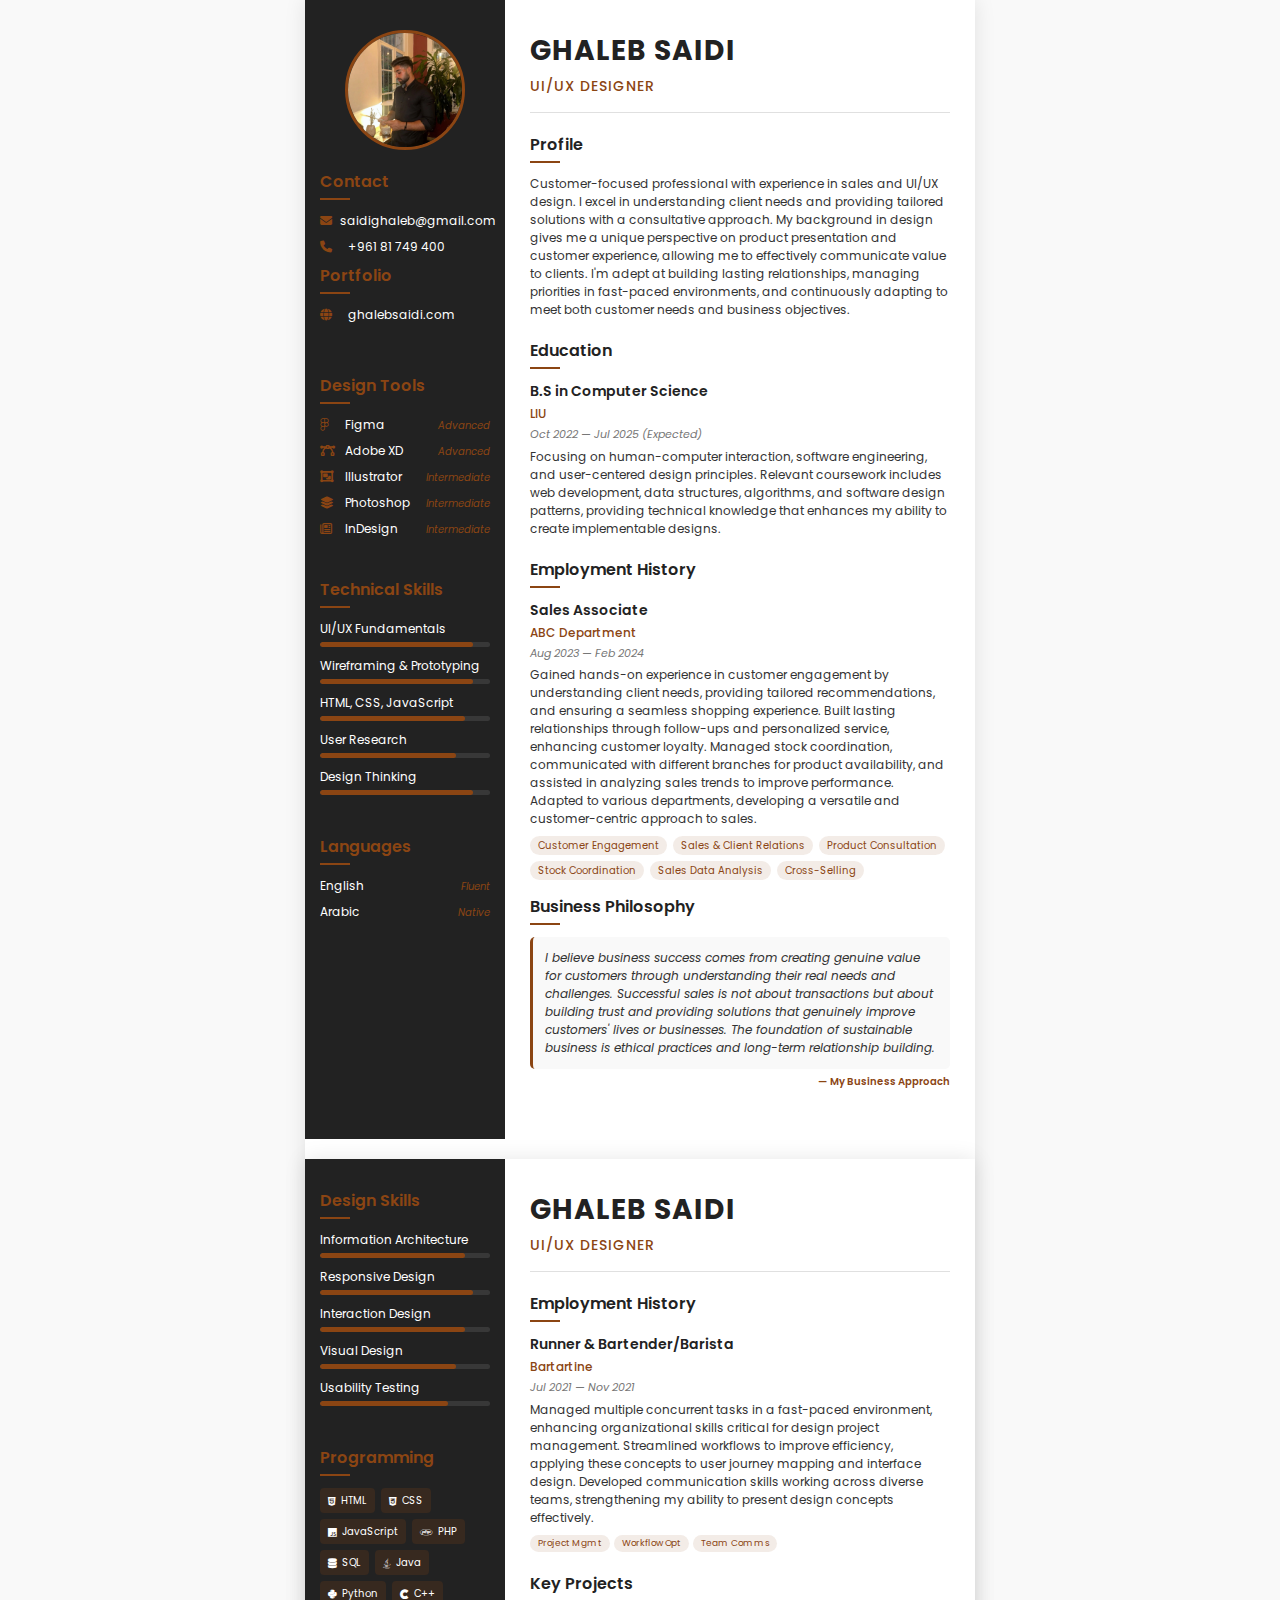
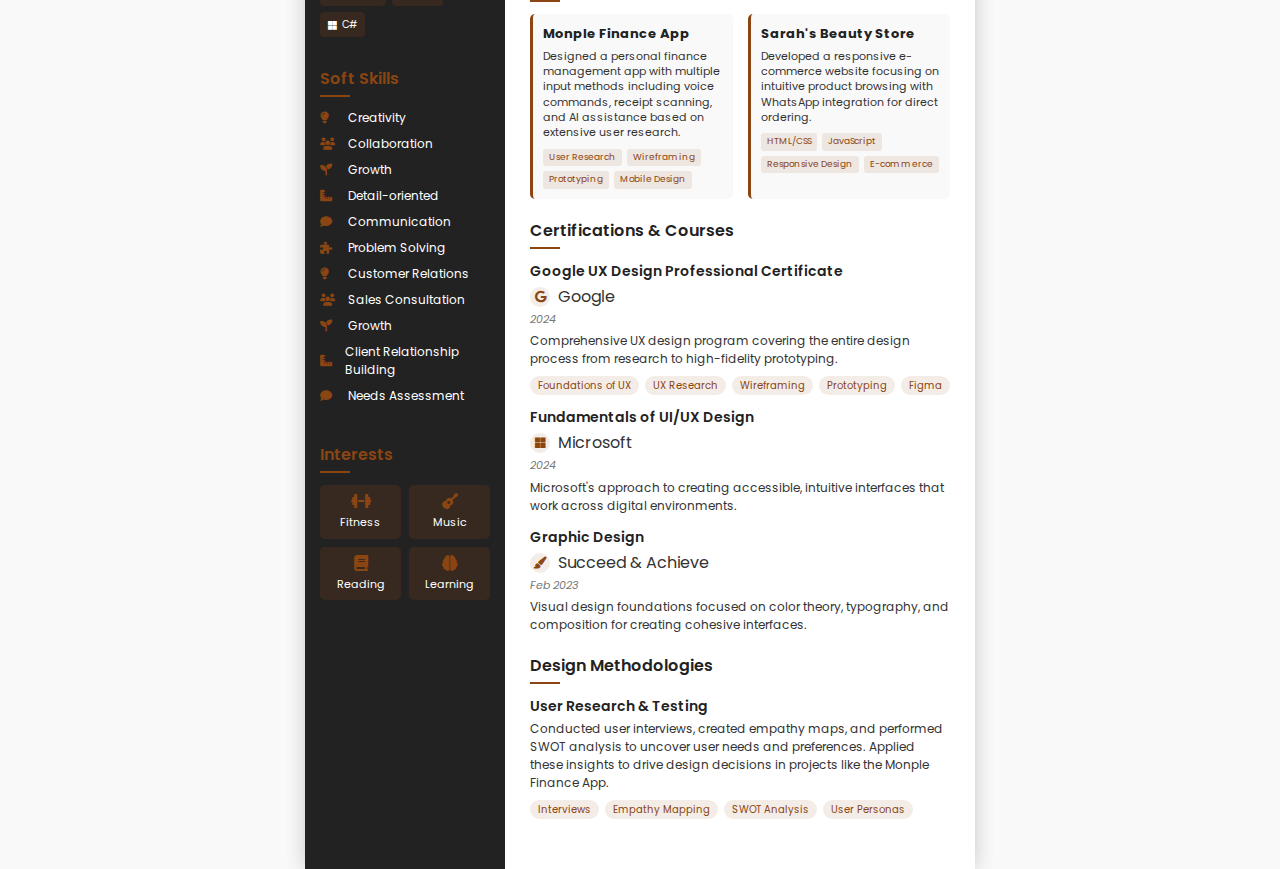
<file: resume.html>
<!DOCTYPE html>
<html lang="en">
<head>
    <meta charset="UTF-8">
    <meta name="viewport" content="width=device-width, initial-scale=1.0">
    <title>Ghaleb Saidi - Resume</title>
    <!-- Google Fonts -->
    <link href="https://fonts.googleapis.com/css2?family=Poppins:wght@300;400;500;600;700&display=swap" rel="stylesheet">
    <!-- Font Awesome for icons -->
    <link rel="stylesheet" href="https://cdnjs.cloudflare.com/ajax/libs/font-awesome/6.4.0/css/all.min.css">
    <style>
        :root {
            --primary-color: #8B4513;
            --secondary-color: #D2691E;
            --dark-color: #222;
            --light-color: #fff;
            --text-dark: #333;
            --text-light: #777;
            --border-color: #e0e0e0;
        }
        
        * {
            margin: 0;
            padding: 0;
            box-sizing: border-box;
        }
        
        body {
            font-family: 'Poppins', sans-serif;
            color: var(--text-dark);
            background-color: #f9f9f9;
            line-height: 1.5;
            height: 100vh;
            overflow: hidden;
        }
        
        /* Fixed size optimized container */
        .resume-container {
            width: 670px;
            height: 2532*2px;
            margin: 0 auto;
            background-color: var(--light-color);
            box-shadow: 0 0 20px rgba(0, 0, 0, 0.1);
            display: grid;
            grid-template-columns: 200px 1fr;
        }
        
        /* Left sidebar */
        .sidebar {
            background-color: var(--dark-color);
            color: var(--light-color);
            padding: 30px 15px;
            position: relative;
        }
        
        .profile-image {
            width: 120px;
            height: 120px;
            border-radius: 50%;
            margin: 0 auto 20px;
            overflow: hidden;
            border: 3px solid var(--primary-color);
            display: flex;
            justify-content: center;
            align-items: center;
        }
        
        .profile-image img {
            width: 100%;
            height: auto;
        }
        
        .sidebar-section {
            margin-bottom: 20px;
        }
        
        .sidebar-title {
            font-size: 16px;
            font-weight: 600;
            margin-bottom: 12px;
            color: var(--primary-color);
            position: relative;
            padding-bottom: 6px;
        }
        
        .sidebar-title::after {
            content: '';
            position: absolute;
            bottom: 0;
            left: 0;
            width: 30px;
            height: 2px;
            background-color: var(--primary-color);
        }
        
        .contact-info {
            margin-bottom: 8px;
            display: flex;
            align-items: center;
            font-size: 12px;
        }
        
        .contact-info i {
            width: 20px;
            color: var(--primary-color);
            margin-right: 8px;
        }
        
        .contact-info a {
            color: var(--light-color);
            text-decoration: none;
            transition: color 0.3s;
        }
        
        .contact-info a:hover {
            color: var(--primary-color);
        }
        
        .portfolio-link {
            display: inline-block;
            background: linear-gradient(to right, var(--primary-color), var(--secondary-color));
            padding: 8px 12px;
            border-radius: 4px;
            margin-top: 5px;
            font-size: 12px;
            font-weight: 500;
            text-align: center;
            box-shadow: 0 2px 5px rgba(0, 0, 0, 0.2);
            transition: all 0.3s;
        }
        
        .portfolio-link:hover {
            transform: translateY(-2px);
            box-shadow: 0 4px 8px rgba(0, 0, 0, 0.3);
        }
        
        .portfolio-link i {
            margin-left: 5px;
        }
        
        .skills-list {
            list-style: none;
        }
        
        .skills-list li {
            margin-bottom: 10px;
            font-size: 12px;
        }
        
        .skill-name {
            display: block;
            margin-bottom: 4px;
        }
        
        .skill-level {
            display: flex;
            height: 5px;
            background-color: rgba(255, 255, 255, 0.1);
            border-radius: 3px;
            overflow: hidden;
        }
        
        .skill-percentage {
            height: 100%;
            background-color: var(--primary-color);
            border-radius: 3px;
        }
        
        .tech-skills {
            list-style: none;
            margin-bottom: 10px;
        }
        
        .tech-skills li {
            display: flex;
            justify-content: space-between;
            align-items: center;
            margin-bottom: 8px;
            font-size: 12px;
        }
        
        .tech-skills i {
            color: var(--primary-color);
            margin-right: 8px;
            width: 14px;
        }
        
        .tech-skills .proficiency {
            font-style: italic;
            font-size: 10px;
            color: var(--primary-color);
        }
        
        .lang-container {
            display: flex;
            flex-wrap: wrap;
            gap: 6px;
            margin-top: 8px;
        }
        
        .lang-box {
            background-color: rgba(139, 69, 19, 0.2);
            color: var(--light-color);
            padding: 5px 8px;
            border-radius: 4px;
            font-size: 10px;
            display: flex;
            align-items: center;
            gap: 5px;
            transition: all 0.3s;
        }
        
        .lang-box:hover {
            background-color: var(--primary-color);
            transform: translateY(-2px);
        }
        
        .lang-box i {
            font-size: 10px;
        }
        
        .hobbies-list {
            list-style: none;
            display: flex;
            flex-direction: column;
        }
        
        .hobbies-list li {
            margin-bottom: 8px;
            display: flex;
            align-items: center;
            font-size: 12px;
        }
        
        .hobbies-list i {
            width: 20px;
            color: var(--primary-color);
            margin-right: 8px;
        }
        
        /* Main content area */
        .main-content {
            padding: 30px 25px;
            background-color: var(--light-color);
            overflow: hidden;
        }
        
        .header {
            margin-bottom: 20px;
            border-bottom: 1px solid var(--border-color);
            padding-bottom: 15px;
        }
        
        .name {
            font-size: 28px;
            font-weight: 700;
            letter-spacing: 1px;
            margin-bottom: 4px;
            color: var(--dark-color);
        }
        
        .title {
            font-size: 14px;
            font-weight: 500;
            color: var(--primary-color);
            text-transform: uppercase;
            letter-spacing: 1px;
        }
        
        .section {
            margin-bottom: 20px;
        }
        
        .section-title {
            font-size: 16px;
            font-weight: 600;
            color: var(--dark-color);
            margin-bottom: 12px;
            position: relative;
            padding-bottom: 6px;
        }
        
        .section-title::after {
            content: '';
            position: absolute;
            bottom: 0;
            left: 0;
            width: 30px;
            height: 2px;
            background-color: var(--primary-color);
        }
        
        .profile-text {
            font-size: 12px;
            line-height: 1.5;
            margin-bottom: 15px;
            color: var(--text-dark);
        }
        
        .experience-item {
            margin-bottom: 15px;
        }
        
        .experience-item:last-child {
            margin-bottom: 0;
        }
        
        .item-title {
            font-size: 14px;
            font-weight: 600;
            margin-bottom: 3px;
            color: var(--dark-color);
        }
        
        .item-subtitle {
            font-size: 12px;
            font-weight: 500;
            color: var(--primary-color);
            margin-bottom: 3px;
        }
        
        .item-date {
            font-size: 11px;
            color: var(--text-light);
            font-style: italic;
            margin-bottom: 5px;
        }
        
        .item-description {
            font-size: 12px;
            line-height: 1.5;
            color: var(--text-dark);
        }
        
        .item-skills {
            display: flex;
            flex-wrap: wrap;
            gap: 6px;
            margin-top: 8px;
        }
        
        .skill-tag {
            background-color: rgba(139, 69, 19, 0.1);
            color: var(--primary-color);
            padding: 2px 8px;
            border-radius: 12px;
            font-size: 10px;
        }
        
        .education-item {
            margin-bottom: 10px;
        }
        
        .project-grid {
            display: grid;
            grid-template-columns: 1fr 1fr;
            gap: 15px;
            margin-bottom: 10px;
        }
        
        .project-card {
            background-color: #f9f9f9;
            border-radius: 5px;
            padding: 10px;
            border-left: 3px solid var(--primary-color);
        }
        
        .project-card h4 {
            font-size: 13px;
            margin-bottom: 5px;
            color: var(--dark-color);
        }
        
        .project-card p {
            font-size: 11px;
            margin-bottom: 8px;
            line-height: 1.4;
        }
        
        .project-tags {
            display: flex;
            flex-wrap: wrap;
            gap: 5px;
        }
        
        .project-tag {
            background-color: rgba(139, 69, 19, 0.1);
            color: var(--primary-color);
            padding: 2px 6px;
            border-radius: 3px;
            font-size: 9px;
        }
        
        .page-number {
            position: absolute;
            bottom: 15px;
            right: 25px;
            font-size: 11px;
            color: var(--text-light);
            font-style: italic;
        }
        
        /* Page 2 specific styles */
        .certificate-item {
            margin-bottom: 12px;
        }
        
        .certificate-item:last-child {
            margin-bottom: 0;
        }
        
        .certificate-provider {
            display: flex;
            align-items: center;
            gap: 8px;
            margin-bottom: 2px;
        }
        
        .provider-logo {
            width: 20px;
            height: 20px;
            border-radius: 50%;
            display: flex;
            justify-content: center;
            align-items: center;
            background-color: rgba(139, 69, 19, 0.1);
        }
        
        .provider-logo i {
            font-size: 12px;
            color: var(--primary-color);
        }
        
        .certificate-tags {
            display: flex;
            flex-wrap: wrap;
            gap: 5px;
            margin-top: 5px;
        }
        
        .certificate-tag {
            background-color: rgba(139, 69, 19, 0.05);
            color: var(--text-dark);
            padding: 2px 6px;
            border-radius: 3px;
            font-size: 9px;
        }
        
        .quote {
            background-color: #f9f9f9;
            padding: 15px;
            margin-top: 15px;
            font-size: 12px;
            font-style: italic;
            border-radius: 5px;
            border-left: 3px solid var(--primary-color);
            position: relative;
            line-height: 1.6;
        }
        
        .quote::before {
            content: '\201C';
            font-size: 30px;
            color: rgba(139, 69, 19, 0.2);
            position: absolute;
            top: 5px;
            left: 5px;
        }
        
        .quote::after {
            content: '\201D';
            font-size: 30px;
            color: rgba(139, 69, 19, 0.2);
            position: absolute;
            bottom: -10px;
            right: 10px;
        }
        
        .quote-author {
            text-align: right;
            font-size: 10px;
            margin-top: 8px;
            font-weight: 600;
            color: var(--primary-color);
        }

        .sidebar-section {
    margin-bottom: 25px; /* Increased from 20px */
    padding-bottom: 5px; /* Added padding */
}

    </style>
</head>
<body>
    <!-- Page 1 -->
    <div class="resume-container">
        <!-- Left Sidebar -->
        <div class="sidebar">
            <!-- Profile Image -->
            <div class="profile-image">
                <img src="assets/me.webp" alt="Ghaleb Saidi">
            </div>
            
            <!-- Contact Information -->
            <div class="sidebar-section">
                <h3 class="sidebar-title">Contact</h3>
                <div class="contact-info">
                    <i class="fas fa-envelope"></i>
                    <a href="mailto:saidighaleb@gmail.com">saidighaleb@gmail.com</a>
                </div>
                <div class="contact-info">
                    <i class="fas fa-phone"></i>
                    <a href="tel:+96181749400">+961 81 749 400</a>
                </div>
               <!-- Portfolio Link in a more elegant way -->
<!-- Portfolio Link Section with corrected spacing -->
<div class="sidebar-section" style="margin-bottom: 20px; padding-bottom: 0;">
    <h3 class="sidebar-title">Portfolio</h3>
    <div class="contact-info">
        <i class="fas fa-globe"></i>
        <a href="https://ghalebsaidi.com" target="_blank">ghalebsaidi.com</a>
    </div>
</div>
            </div>
           
            <!-- Design Tools Section -->
            <div class="sidebar-section">
                <h3 class="sidebar-title">Design Tools</h3>
                <ul class="tech-skills">
                    <li>
                        <div><i class="fab fa-figma"></i> Figma</div>
                        <span class="proficiency">Advanced</span>
                    </li>
                    <li>
                        <div><i class="fas fa-bezier-curve"></i> Adobe XD</div>
                        <span class="proficiency">Advanced</span>
                    </li>
                    <li>
                        <div><i class="fas fa-object-group"></i> Illustrator</div>
                        <span class="proficiency">Intermediate</span>
                    </li>
                    <li>
                        <div><i class="fas fa-layer-group"></i> Photoshop</div>
                        <span class="proficiency">Intermediate</span>
                    </li>
                    <li>
                        <div><i class="far fa-newspaper"></i> InDesign</div>
                        <span class="proficiency">Intermediate</span>
                    </li>
                </ul>
            </div>
            
            <!-- Technical Skills Section -->
            <div class="sidebar-section">
                <h3 class="sidebar-title">Technical Skills</h3>
                <ul class="skills-list">
                    <li>
                        <span class="skill-name">UI/UX Fundamentals</span>
                        <div class="skill-level">
                            <div class="skill-percentage" style="width: 90%;"></div>
                        </div>
                    </li>
                    <li>
                        <span class="skill-name">Wireframing & Prototyping</span>
                        <div class="skill-level">
                            <div class="skill-percentage" style="width: 90%;"></div>
                        </div>
                    </li>
                    <li>
                        <span class="skill-name">HTML, CSS, JavaScript</span>
                        <div class="skill-level">
                            <div class="skill-percentage" style="width: 85%;"></div>
                        </div>
                    </li>
                    <li>
                        <span class="skill-name">User Research</span>
                        <div class="skill-level">
                            <div class="skill-percentage" style="width: 80%;"></div>
                        </div>
                    </li>
                    <li>
                        <span class="skill-name">Design Thinking</span>
                        <div class="skill-level">
                            <div class="skill-percentage" style="width: 90%;"></div>
                        </div>
                    </li>
                </ul>
            </div>
            
            <!-- Languages Section -->
            <div class="sidebar-section">
                <h3 class="sidebar-title">Languages</h3>
                <ul class="tech-skills">
                    <li>
                        <div>English</div>
                        <span class="proficiency">Fluent</span>
                    </li>
                    <li>
                        <div>Arabic</div>
                        <span class="proficiency">Native</span>
                    </li>
                </ul>
            </div>
        </div>
        
        <!-- Main Content -->
        <div class="main-content">
            <!-- Header with Name and Title -->
            <div class="header">
                <h1 class="name">GHALEB SAIDI</h1>
                <h2 class="title">UI/UX Designer</h2>
            </div>
            
            <!-- Profile Section -->
            <div class="section">
                <h3 class="section-title">Profile</h3>
                <p class="profile-text">Customer-focused professional with experience in sales and UI/UX design. I excel in understanding client needs and providing tailored solutions with a consultative approach. My background in design gives me a unique perspective on product presentation and customer experience, allowing me to effectively communicate value to clients. I'm adept at building lasting relationships, managing priorities in fast-paced environments, and continuously adapting to meet both customer needs and business objectives.</p>
            </div>
            
            <!-- Education Section -->
            <div class="section">
                <h3 class="section-title">Education</h3>
                
                <div class="education-item">
                    <h4 class="item-title">B.S in Computer Science</h4>
                    <h5 class="item-subtitle">LIU</h5>
                    <div class="item-date">Oct 2022 — Jul 2025 (Expected)</div>
                    <p class="item-description">Focusing on human-computer interaction, software engineering, and user-centered design principles. Relevant coursework includes web development, data structures, algorithms, and software design patterns, providing technical knowledge that enhances my ability to create implementable designs.</p>
                </div>
            </div>
            
           

            <!-- Employment History Section (moved from page 2) -->
<div class="section">
    <h3 class="section-title">Employment History</h3>
    
    <div class="experience-item">
        <h4 class="item-title">Sales Associate</h4>
        <h5 class="item-subtitle">ABC Department</h5>
        <div class="item-date">Aug 2023 — Feb 2024</div>
        <p class="item-description">
            Gained hands-on experience in customer engagement by understanding client needs, providing tailored recommendations, and ensuring a seamless shopping experience. Built lasting relationships through follow-ups and personalized service, enhancing customer loyalty. Managed stock coordination, communicated with different branches for product availability, and assisted in analyzing sales trends to improve performance. Adapted to various departments, developing a versatile and customer-centric approach to sales.
        </p>
        <div class="item-skills">
            <span class="skill-tag">Customer Engagement</span>
            <span class="skill-tag">Sales & Client Relations</span>
            <span class="skill-tag">Product Consultation</span>
            <span class="skill-tag">Stock Coordination</span>
            <span class="skill-tag">Sales Data Analysis</span>
            <span class="skill-tag">Cross-Selling</span>
        </div>
    </div>

     <!-- Design Philosophy - Shortened -->
<div class="section">
    <h3 class="section-title">Business Philosophy</h3>
    <p style="font-size: 12px; font-style: italic; line-height: 1.5; color: var(--text-dark); background-color: #f9f9f9; padding: 12px; border-left: 3px solid var(--primary-color); border-radius: 5px;">
        I believe business success comes from creating genuine value for customers through understanding their real needs and challenges. Successful sales is not about transactions but about building trust and providing solutions that genuinely improve customers' lives or businesses. The foundation of sustainable business is ethical practices and long-term relationship building.
        <div style="text-align: right; font-size: 10px; margin-top: 5px; font-weight: 600; color: var(--primary-color);">— My Business Approach</div>
    </p>
</div>
    
            
            
            <!-- <div class="page-number">1</div> -->
        </div>
    </div>

    <!-- Page 2 -->
    <div class="resume-container" style="margin-top: 20px;">
        <!-- Left Sidebar -->
        <div class="sidebar">
            <!-- Design Skills Section -->
            <div class="sidebar-section">
                <h3 class="sidebar-title">Design Skills</h3>
                <ul class="skills-list">
                    <li>
                        <span class="skill-name">Information Architecture</span>
                        <div class="skill-level">
                            <div class="skill-percentage" style="width: 85%;"></div>
                        </div>
                    </li>
                    <li>
                        <span class="skill-name">Responsive Design</span>
                        <div class="skill-level">
                            <div class="skill-percentage" style="width: 90%;"></div>
                        </div>
                    </li>
                    <li>
                        <span class="skill-name">Interaction Design</span>
                        <div class="skill-level">
                            <div class="skill-percentage" style="width: 85%;"></div>
                        </div>
                    </li>
                    <li>
                        <span class="skill-name">Visual Design</span>
                        <div class="skill-level">
                            <div class="skill-percentage" style="width: 80%;"></div>
                        </div>
                    </li>
                    <li>
                        <span class="skill-name">Usability Testing</span>
                        <div class="skill-level">
                            <div class="skill-percentage" style="width: 75%;"></div>
                        </div>
                    </li>
                </ul>
            </div>
            
            <!-- Web Development Skills Section -->
            <div class="sidebar-section">
                <h3 class="sidebar-title">Programming</h3>
                <div class="lang-container">
                    <div class="lang-box">
                        <i class="fab fa-html5"></i> HTML
                    </div>
                    <div class="lang-box">
                        <i class="fab fa-css3-alt"></i> CSS
                    </div>
                    <div class="lang-box">
                        <i class="fab fa-js"></i> JavaScript
                    </div>
                    <div class="lang-box">
                        <i class="fab fa-php"></i> PHP
                    </div>
                    <div class="lang-box">
                        <i class="fas fa-database"></i> SQL
                    </div>
                    <div class="lang-box">
                        <i class="fab fa-java"></i> Java
                    </div>
                    <div class="lang-box">
                        <i class="fab fa-python"></i> Python
                    </div>
                    <div class="lang-box">
                        <i class="fab fa-cuttlefish"></i> C++
                    </div>
                    <div class="lang-box">
                        <i class="fab fa-microsoft"></i> C#
                    </div>
                </div>
            </div>
            
            <!-- Personal Values Section -->
            <div class="sidebar-section">
                <h3 class="sidebar-title">Soft Skills</h3>
                <ul class="hobbies-list">
                    <li><i class="fas fa-lightbulb"></i> Creativity</li>
                    <li><i class="fas fa-users"></i> Collaboration</li>
                    <li><i class="fas fa-seedling"></i> Growth</li>
                    <li><i class="fas fa-ruler-combined"></i> Detail-oriented</li>
                    <li><i class="fas fa-comment"></i> Communication</li>
                    <li><i class="fas fa-puzzle-piece"></i> Problem Solving</li>

                    <li><i class="fas fa-lightbulb"></i> Customer Relations</li>
                    <li><i class="fas fa-users"></i> Sales Consultation</li>
                    <li><i class="fas fa-seedling"></i> Growth</li>
                    <li><i class="fas fa-ruler-combined"></i> Client Relationship Building</li>
                    <li><i class="fas fa-comment"></i> Needs Assessment</li>
                </ul>
            </div>
            
            <!-- Interests Section -->
            <div class="sidebar-section">
                <h3 class="sidebar-title">Interests</h3>
                <div style="display: grid; grid-template-columns: 1fr 1fr; gap: 8px; margin-top: 10px;">
                    <div style="background-color: rgba(139, 69, 19, 0.2); border-radius: 5px; padding: 8px 5px; text-align: center; font-size: 11px;">
                        <i class="fas fa-dumbbell" style="display: block; margin-bottom: 5px; font-size: 16px; color: var(--primary-color);"></i>
                        Fitness
                    </div>
                    <div style="background-color: rgba(139, 69, 19, 0.2); border-radius: 5px; padding: 8px 5px; text-align: center; font-size: 11px;">
                        <i class="fas fa-guitar" style="display: block; margin-bottom: 5px; font-size: 16px; color: var(--primary-color);"></i>
                        Music
                    </div>
                    <div style="background-color: rgba(139, 69, 19, 0.2); border-radius: 5px; padding: 8px 5px; text-align: center; font-size: 11px;">
                        <i class="fas fa-book" style="display: block; margin-bottom: 5px; font-size: 16px; color: var(--primary-color);"></i>
                        Reading
                    </div>
                    <div style="background-color: rgba(139, 69, 19, 0.2); border-radius: 5px; padding: 8px 5px; text-align: center; font-size: 11px;">
                        <i class="fas fa-brain" style="display: block; margin-bottom: 5px; font-size: 16px; color: var(--primary-color);"></i>
                        Learning
                    </div>
                </div>
            </div>
        </div>
        
        <!-- Main Content -->
        <div class="main-content">
            <!-- Header with Name and Title -->
            <div class="header">
                <h1 class="name">GHALEB SAIDI</h1>
                <h2 class="title">UI/UX Designer</h2>
            </div>

            <!-- Employment History Section -->
            <div class="section">
                <h3 class="section-title">Employment History</h3>
                
                <div class="experience-item">
                    <h4 class="item-title">Runner & Bartender/Barista</h4>
                    <h5 class="item-subtitle">Bartartine</h5>
                    <div class="item-date">Jul 2021 — Nov 2021</div>
                    <p class="item-description">Managed multiple concurrent tasks in a fast-paced environment, enhancing organizational skills critical for design project management. Streamlined workflows to improve efficiency, applying these concepts to user journey mapping and interface design. Developed communication skills working across diverse teams, strengthening my ability to present design concepts effectively.</p>
                    <div class="item-skills" style="display: flex; flex-wrap: nowrap; gap: 4px; overflow-x: auto;">
                        <span class="skill-tag" style="white-space: nowrap; font-size: 9px;">Project Mgmt</span>
                        <span class="skill-tag" style="white-space: nowrap; font-size: 9px;">Workflow Opt</span>
                        <span class="skill-tag" style="white-space: nowrap; font-size: 9px;">Team Comms</span>
                    </div>
                </div>
            </div>

             <!-- Key Projects Section -->
             <div class="section">
                <h3 class="section-title">Key Projects</h3>
                <div class="project-grid">
                    <div class="project-card">
                        <h4>Monple Finance App</h4>
                        <p>Designed a personal finance management app with multiple input methods including voice commands, receipt scanning, and AI assistance based on extensive user research.</p>
                        <div class="project-tags">
                            <span class="project-tag">User Research</span>
                            <span class="project-tag">Wireframing</span>
                            <span class="project-tag">Prototyping</span>
                            <span class="project-tag">Mobile Design</span>
                        </div>
                    </div>
                    
                    <div class="project-card">
                        <h4>Sarah's Beauty Store</h4>
                        <p>Developed a responsive e-commerce website focusing on intuitive product browsing with WhatsApp integration for direct ordering.</p>
                        <div class="project-tags">
                            <span class="project-tag">HTML/CSS</span>
                            <span class="project-tag">JavaScript</span>
                            <span class="project-tag">Responsive Design</span>
                            <span class="project-tag">E-commerce</span>
                        </div>
                    </div>
                </div>
            </div>
            
            <!-- Certifications & Courses Section -->
            <div class="section">
                <h3 class="section-title">Certifications & Courses</h3>
                
                <div class="certificate-item">
                    <h4 class="item-title">Google UX Design Professional Certificate</h4>
                    <div class="certificate-provider">
                        <div class="provider-logo">
                            <i class="fab fa-google"></i>
                        </div>
                        <span>Google</span>
                    </div>
                    <div class="item-date">2024</div>
                    <p class="item-description">Comprehensive UX design program covering the entire design process from research to high-fidelity prototyping.</p>
                    <div class="item-skills">
                        <span class="skill-tag">Foundations of UX</span>
                        <span class="skill-tag">UX Research</span>
                        <span class="skill-tag">Wireframing</span>
                        <span class="skill-tag">Prototyping</span>
                        <span class="skill-tag">Figma</span>
                    </div>
                </div>
                
                <div class="certificate-item">
                    <h4 class="item-title">Fundamentals of UI/UX Design</h4>
                    <div class="certificate-provider">
                        <div class="provider-logo">
                            <i class="fab fa-microsoft"></i>
                        </div>
                        <span>Microsoft</span>
                    </div>
                    <div class="item-date">2024</div>
                    <p class="item-description">Microsoft's approach to creating accessible, intuitive interfaces that work across digital environments.</p>
                </div>
                
                <div class="certificate-item">
                    <h4 class="item-title">Graphic Design</h4>
                    <div class="certificate-provider">
                        <div class="provider-logo">
                            <i class="fas fa-paint-brush"></i>
                        </div>
                        <span>Succeed & Achieve</span>
                    </div>
                    <div class="item-date">Feb 2023</div>
                    <p class="item-description">Visual design foundations focused on color theory, typography, and composition for creating cohesive interfaces.</p>
                </div>
            </div>
            
        
            
            <!-- Additional Skills & Projects Section -->
            <div class="section">
                <h3 class="section-title">Design Methodologies</h3>
                
                <div class="experience-item">
                    <h4 class="item-title">User Research & Testing</h4>
                    <p class="item-description">Conducted user interviews, created empathy maps, and performed SWOT analysis to uncover user needs and preferences. Applied these insights to drive design decisions in projects like the Monple Finance App.</p>
                    <div class="item-skills">
                        <span class="skill-tag">Interviews</span>
                        <span class="skill-tag">Empathy Mapping</span>
                        <span class="skill-tag">SWOT Analysis</span>
                        <span class="skill-tag">User Personas</span>
                    </div>
                </div>
                
                
            </div>
            
        
            
            <!-- <div class="page-number">2</div> -->
        </div>
    </div>
</body>
</html>
</file>
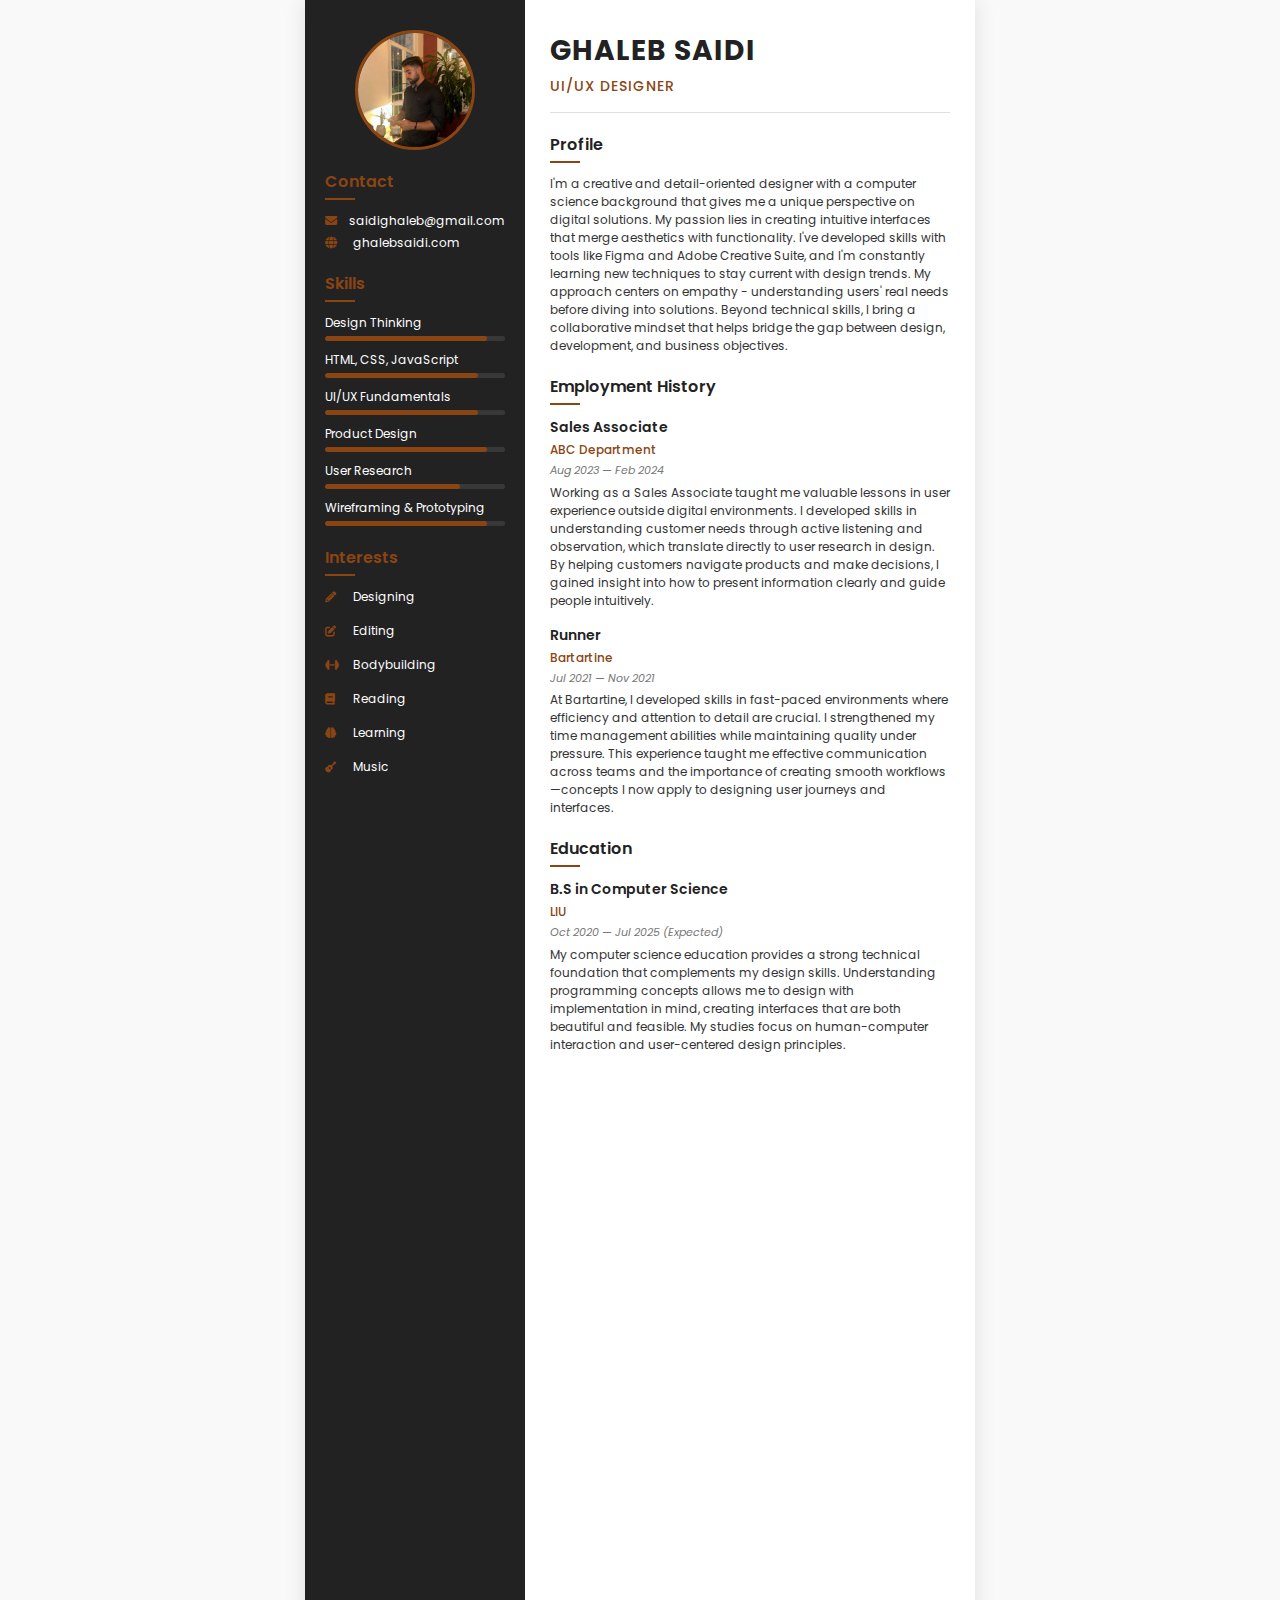
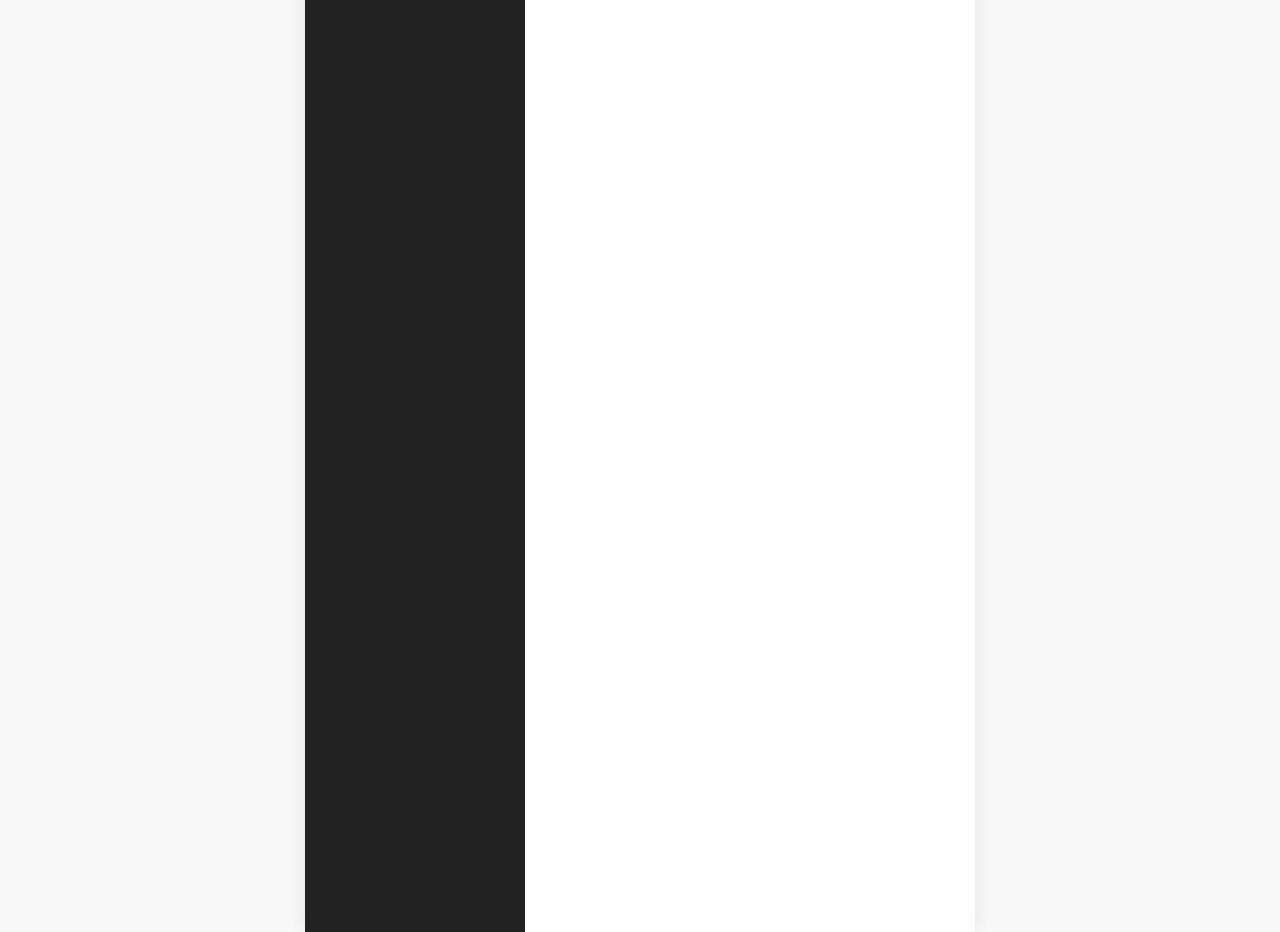
<file: resume1.html>
<!DOCTYPE html>
<html lang="en">
<head>
    <meta charset="UTF-8">
    <meta name="viewport" content="width=device-width, initial-scale=1.0">
    <title>Ghaleb Saidi - Resume</title>
    <!-- Google Fonts -->
    <link href="https://fonts.googleapis.com/css2?family=Poppins:wght@300;400;500;600;700&display=swap" rel="stylesheet">
    <!-- Font Awesome for icons -->
    <link rel="stylesheet" href="https://cdnjs.cloudflare.com/ajax/libs/font-awesome/6.4.0/css/all.min.css">
    <style>
        :root {
            --primary-color: #8B4513;
            --secondary-color: #D2691E;
            --dark-color: #222;
            --light-color: #fff;
            --text-dark: #333;
            --text-light: #777;
            --border-color: #e0e0e0;
        }
        
        * {
            margin: 0;
            padding: 0;
            box-sizing: border-box;
        }
        
        body {
            font-family: 'Poppins', sans-serif;
            color: var(--text-dark);
            background-color: #f9f9f9;
            line-height: 1.5;
            height: 100vh;
            overflow: hidden;
        }
        
        /* Fixed size optimized container */
        .resume-container {
            width: 670px;
            height: 2532px;
            margin: 0 auto;
            background-color: var(--light-color);
            box-shadow: 0 0 20px rgba(0, 0, 0, 0.1);
            display: grid;
            grid-template-columns: 220px 1fr;
        }
        
        /* Left sidebar */
        .sidebar {
            background-color: var(--dark-color);
            color: var(--light-color);
            padding: 30px 20px;
            position: relative;
        }
        
        .profile-image {
            width: 120px;
            height: 120px;
            border-radius: 50%;
            margin: 0 auto 20px;
            overflow: hidden;
            border: 3px solid var(--primary-color);
            display: flex;
            justify-content: center;
            align-items: center;
        }
        
        .profile-image img {
            width: 100%;
            height: auto;
        }
        
        .sidebar-section {
            margin-bottom: 20px;
        }
        
        .sidebar-title {
            font-size: 16px;
            font-weight: 600;
            margin-bottom: 12px;
            color: var(--primary-color);
            position: relative;
            padding-bottom: 6px;
        }
        
        .sidebar-title::after {
            content: '';
            position: absolute;
            bottom: 0;
            left: 0;
            width: 30px;
            height: 2px;
            background-color: var(--primary-color);
        }
        
        .contact-info {
            margin-bottom: 4px;
            display: flex;
            align-items: center;
            font-size: 12px;
        }
        
        .contact-info i {
            width: 20px;
            color: var(--primary-color);
            margin-right: 8px;
        }
        
        .contact-info a {
            color: var(--light-color);
            text-decoration: none;
            transition: color 0.3s;
        }
        
        .contact-info a:hover {
            color: var(--primary-color);
        }
        
        .skills-list {
            list-style: none;
        }
        
        .skills-list li {
            margin-bottom: 10px;
            font-size: 12px;
        }
        
        .skill-name {
            display: block;
            margin-bottom: 4px;
        }
        
        .skill-level {
            display: flex;
            height: 5px;
            background-color: rgba(255, 255, 255, 0.1);
            border-radius: 3px;
            overflow: hidden;
        }
        
        .skill-percentage {
            height: 100%;
            background-color: var(--primary-color);
            border-radius: 3px;
        }
        
        .hobbies-list {
            list-style: none;
            font-size: 12px;
            display: grid;
            grid-template-columns: 1fr 1fr;
            gap: 8px;
        }
        
        .hobbies-list li {
            display: flex;
            align-items: center;
        }
        
        .hobbies-list i {
            width: 20px;
            color: var(--primary-color);
            margin-right: 6px;
            font-size: 11px;
        }
        
        /* Main content area */
        .main-content {
            padding: 30px 25px;
            background-color: var(--light-color);
            overflow: hidden;
        }
        
        .header {
            margin-bottom: 20px;
            border-bottom: 1px solid var(--border-color);
            padding-bottom: 15px;
        }
        
        .name {
            font-size: 28px;
            font-weight: 700;
            letter-spacing: 1px;
            margin-bottom: 4px;
            color: var(--dark-color);
        }
        
        .title {
            font-size: 14px;
            font-weight: 500;
            color: var(--primary-color);
            text-transform: uppercase;
            letter-spacing: 1px;
        }
        
        .section {
            margin-bottom: 20px;
        }
        
        .section-title {
            font-size: 16px;
            font-weight: 600;
            color: var(--dark-color);
            margin-bottom: 12px;
            position: relative;
            padding-bottom: 6px;
        }
        
        .section-title::after {
            content: '';
            position: absolute;
            bottom: 0;
            left: 0;
            width: 30px;
            height: 2px;
            background-color: var(--primary-color);
        }
        
        .profile-text {
            font-size: 12px;
            line-height: 1.5;
            margin-bottom: 15px;
            color: var(--text-dark);
        }
        
        .experience-item {
            margin-bottom: 15px;
        }
        
        .experience-item:last-child {
            margin-bottom: 0;
        }
        
        .item-title {
            font-size: 14px;
            font-weight: 600;
            margin-bottom: 3px;
            color: var(--dark-color);
        }
        
        .item-subtitle {
            font-size: 12px;
            font-weight: 500;
            color: var(--primary-color);
            margin-bottom: 3px;
        }
        
        .item-date {
            font-size: 11px;
            color: var(--text-light);
            font-style: italic;
            margin-bottom: 5px;
        }
        
        .item-description {
            font-size: 12px;
            line-height: 1.5;
            color: var(--text-dark);
        }
        
        .education-item {
            margin-bottom: 10px;
        }
        
        .page-number {
            position: absolute;
            bottom: 15px;
            right: 25px;
            font-size: 11px;
            color: var(--text-light);
            font-style: italic;
        }
    </style>
</head>
<body>
    <div class="resume-container">
        <!-- Left Sidebar -->
        <div class="sidebar">
            <!-- Profile Image -->
            <div class="profile-image">
                <img src="assets/me.webp" alt="Ghaleb Saidi">
            </div>
            
            <!-- Contact Information -->
            <div class="sidebar-section">
                <h3 class="sidebar-title">Contact</h3>
                <div class="contact-info">
                    <i class="fas fa-envelope"></i>
                    <a href="mailto:saidighaleb@gmail.com">saidighaleb@gmail.com</a>
                </div>
                <div class="contact-info">
                    <i class="fas fa-globe"></i>
                    <a href="https://ghalebsaidi.com" target="_blank">ghalebsaidi.com</a>
                </div>
           <!--      <div class="contact-info">
                  <i class="fab fa-linkedin"></i>
                    <a href="https://linkedin.com/in/ghalebsaidi" target="_blank">linkedin.com/in/ghalebsaidi</a>
                </div>
                keep linked in for later -->
            </div>
           
            
            <!-- Skills Section -->
            <div class="sidebar-section">
                <h3 class="sidebar-title">Skills</h3>
                <ul class="skills-list">
                    <li>
                        <span class="skill-name">Design Thinking</span>
                        <div class="skill-level">
                            <div class="skill-percentage" style="width: 90%;"></div>
                        </div>
                    </li>
                    <li>
                        <span class="skill-name">HTML, CSS, JavaScript</span>
                        <div class="skill-level">
                            <div class="skill-percentage" style="width: 85%;"></div>
                        </div>
                    </li>
                    <li>
                        <span class="skill-name">UI/UX Fundamentals</span>
                        <div class="skill-level">
                            <div class="skill-percentage" style="width: 85%;"></div>
                        </div>
                    </li>
                    <li>
                        <span class="skill-name">Product Design</span>
                        <div class="skill-level">
                            <div class="skill-percentage" style="width: 90%;"></div>
                        </div>
                    </li>
                    <li>
                        <span class="skill-name">User Research</span>
                        <div class="skill-level">
                            <div class="skill-percentage" style="width: 75%;"></div>
                        </div>
                    </li>
                    <li>
                        <span class="skill-name">Wireframing & Prototyping</span>
                        <div class="skill-level">
                            <div class="skill-percentage" style="width: 90%;"></div>
                        </div>
                    </li>
                </ul>
            </div>
            
            <!-- Hobbies Section -->
            <div class="sidebar-section">
                <h3 class="sidebar-title">Interests</h3>
                <ul class="hobbies-list">
                    <li><i class="fas fa-pencil-alt"></i> Designing</li>
                    <li><i class="fas fa-edit"></i> Editing</li>
                    <li><i class="fas fa-dumbbell"></i> Bodybuilding</li>
                    <li><i class="fas fa-book"></i> Reading</li>
                    <li><i class="fas fa-brain"></i> Learning</li>
                    <li><i class="fas fa-guitar"></i> Music</li>
                </ul>
                <style>
                    .hobbies-list {
                        list-style: none;
                        display: flex;
                        flex-direction: column;
                    }
                    
                    .hobbies-list li {
                        margin-bottom: 8px;
                        display: flex;
                        align-items: center;
                        font-size: 12px;
                    }
                    
                    .hobbies-list i {
                        width: 20px;
                        color: var(--primary-color);
                        margin-right: 8px;
                    }
                </style>
            </div>
        </div>
        
        <!-- Main Content -->
        <div class="main-content">
            <!-- Header with Name and Title -->
            <div class="header">
                <h1 class="name">GHALEB SAIDI</h1>
                <h2 class="title">UI/UX Designer</h2>
            </div>
            
            <!-- Profile Section -->
            <div class="section">
                <h3 class="section-title">Profile</h3>
                <p class="profile-text">I'm a creative and detail-oriented designer with a computer science background that gives me a unique perspective on digital solutions. My passion lies in creating intuitive interfaces that merge aesthetics with functionality. I've developed skills with tools like Figma and Adobe Creative Suite, and I'm constantly learning new techniques to stay current with design trends. My approach centers on empathy - understanding users' real needs before diving into solutions. Beyond technical skills, I bring a collaborative mindset that helps bridge the gap between design, development, and business objectives.</p>
            </div>
            
            <!-- Employment History Section -->
            <div class="section">
                <h3 class="section-title">Employment History</h3>
                
                <div class="experience-item">
                    <h4 class="item-title">Sales Associate</h4>
                    <h5 class="item-subtitle">ABC Department</h5>
                    <div class="item-date">Aug 2023 — Feb 2024</div>
                    <p class="item-description">Working as a Sales Associate taught me valuable lessons in user experience outside digital environments. I developed skills in understanding customer needs through active listening and observation, which translate directly to user research in design. By helping customers navigate products and make decisions, I gained insight into how to present information clearly and guide people intuitively.</p>
                </div>
                
                <div class="experience-item">
                    <h4 class="item-title">Runner</h4>
                    <h5 class="item-subtitle">Bartartine</h5>
                    <div class="item-date">Jul 2021 — Nov 2021</div>
                    <p class="item-description">At Bartartine, I developed skills in fast-paced environments where efficiency and attention to detail are crucial. I strengthened my time management abilities while maintaining quality under pressure. This experience taught me effective communication across teams and the importance of creating smooth workflows—concepts I now apply to designing user journeys and interfaces.</p>
                </div>
            </div>
            
            <!-- Education Section -->
            <div class="section">
                <h3 class="section-title">Education</h3>
                
                <div class="education-item">
                    <h4 class="item-title">B.S in Computer Science</h4>
                    <h5 class="item-subtitle">LIU</h5>
                    <div class="item-date">Oct 2020 — Jul 2025 (Expected)</div>
                    <p class="item-description">My computer science education provides a strong technical foundation that complements my design skills. Understanding programming concepts allows me to design with implementation in mind, creating interfaces that are both beautiful and feasible. My studies focus on human-computer interaction and user-centered design principles.</p>
                </div>
            </div>
            
            
        </div>
    </div>
</body>
</html>
</file>
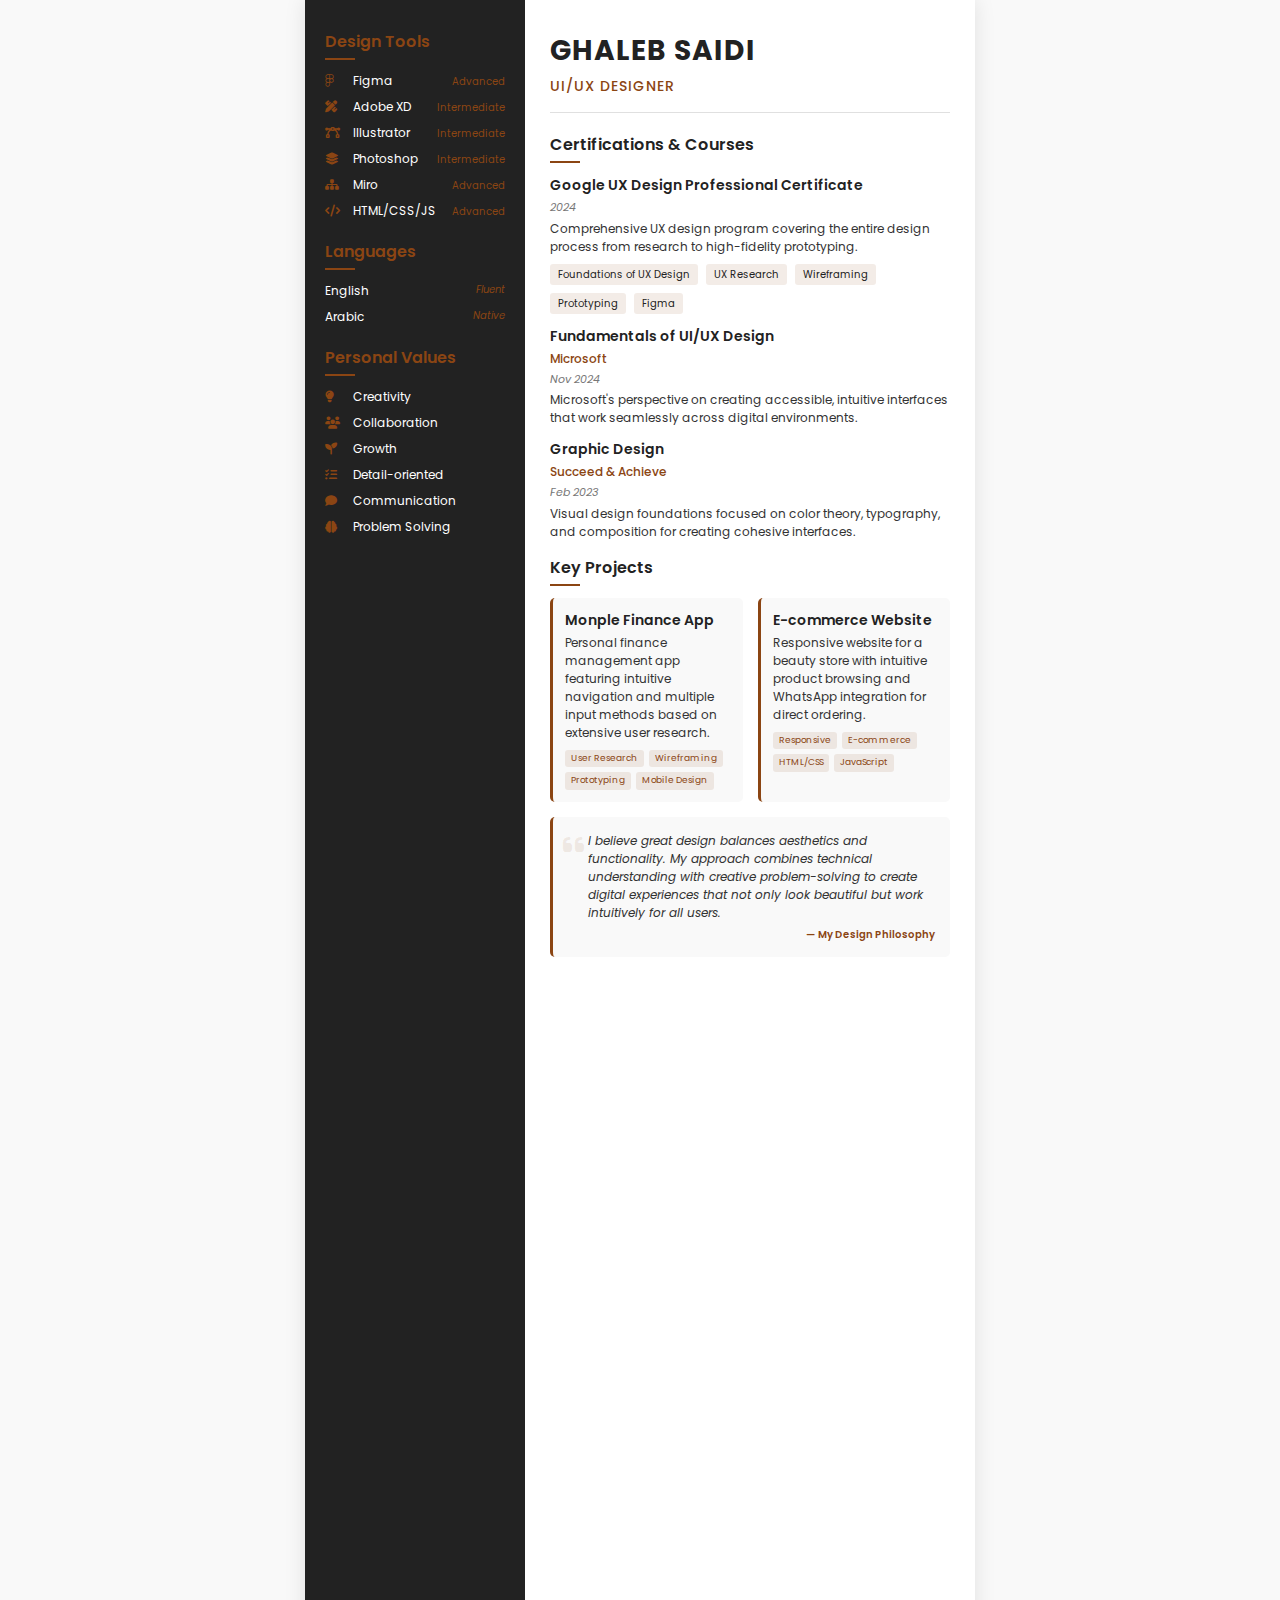
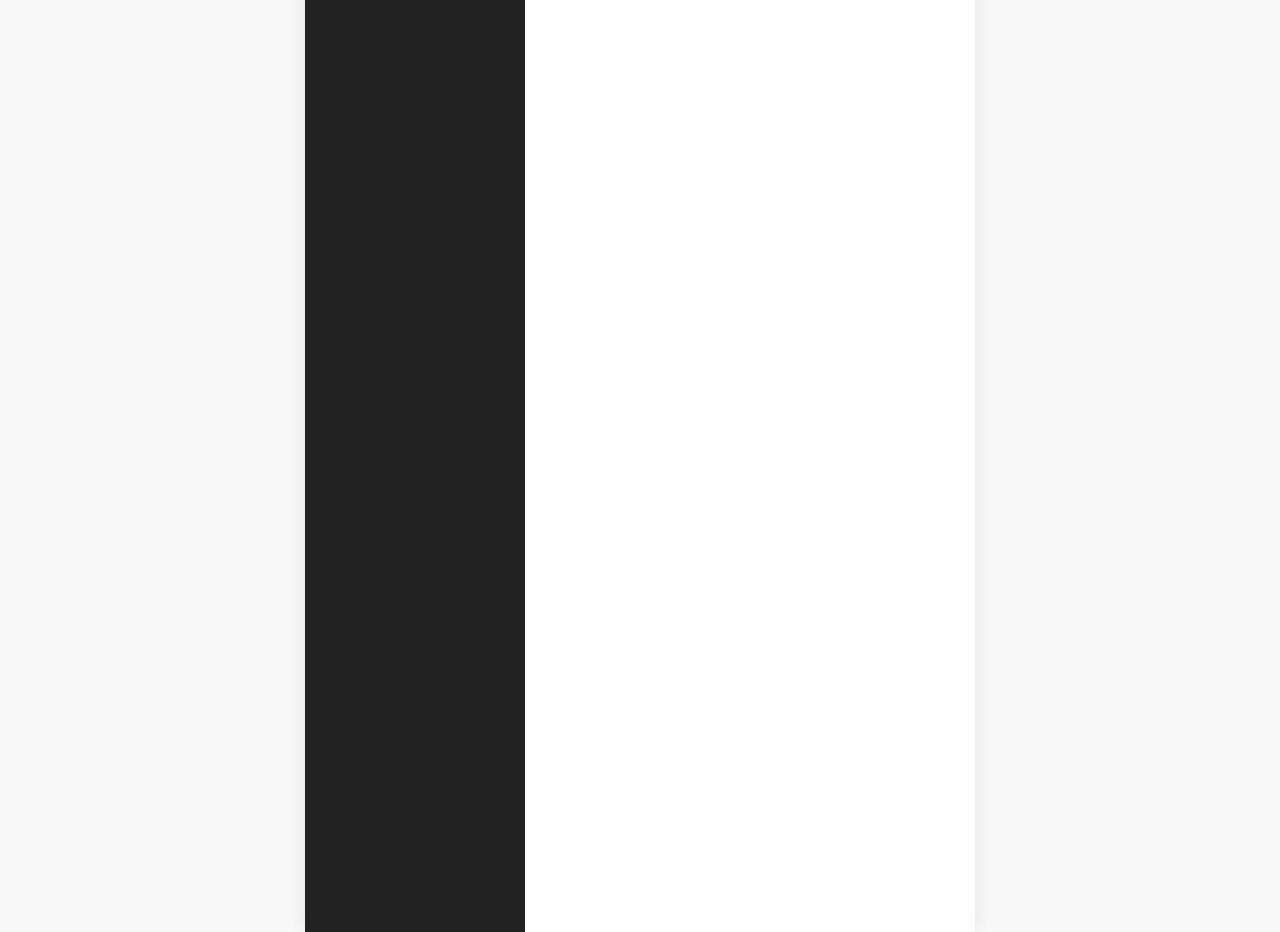
<file: resume2.html>
<!DOCTYPE html>
<html lang="en">
<head>
    <meta charset="UTF-8">
    <meta name="viewport" content="width=device-width, initial-scale=1.0">
    <title>Ghaleb Saidi - Resume Page 2</title>
    <!-- Google Fonts -->
    <link href="https://fonts.googleapis.com/css2?family=Poppins:wght@300;400;500;600;700&display=swap" rel="stylesheet">
    <!-- Font Awesome for icons -->
    <link rel="stylesheet" href="https://cdnjs.cloudflare.com/ajax/libs/font-awesome/6.4.0/css/all.min.css">
    <style>
        :root {
            --primary-color: #8B4513;
            --secondary-color: #D2691E;
            --dark-color: #222;
            --light-color: #fff;
            --text-dark: #333;
            --text-light: #777;
            --border-color: #e0e0e0;
        }
        
        * {
            margin: 0;
            padding: 0;
            box-sizing: border-box;
        }
        
        body {
            font-family: 'Poppins', sans-serif;
            color: var(--text-dark);
            background-color: #f9f9f9;
            line-height: 1.5;
            height: 100vh;
            overflow: hidden;
        }
        
        /* Fixed size optimized container */
        .resume-container {
            width: 670px;
            height: 2532px;
            margin: 0 auto;
            background-color: var(--light-color);
            box-shadow: 0 0 20px rgba(0, 0, 0, 0.1);
            display: grid;
            grid-template-columns: 220px 1fr;
        }
        
        /* Left sidebar */
        .sidebar {
            background-color: var(--dark-color);
            color: var(--light-color);
            padding: 30px 20px;
            position: relative;
        }
        
        .sidebar-section {
            margin-bottom: 20px;
        }
        
        .sidebar-title {
            font-size: 16px;
            font-weight: 600;
            margin-bottom: 12px;
            color: var(--primary-color);
            position: relative;
            padding-bottom: 6px;
        }
        
        .sidebar-title::after {
            content: '';
            position: absolute;
            bottom: 0;
            left: 0;
            width: 30px;
            height: 2px;
            background-color: var(--primary-color);
        }
        
        .tool-list {
            list-style: none;
        }
        
        .tool-list li {
            margin-bottom: 8px;
            display: flex;
            align-items: center;
            font-size: 12px;
        }
        
        .tool-list i {
            width: 20px;
            color: var(--primary-color);
            margin-right: 8px;
        }
        
        .tool-proficiency {
            font-size: 10px;
            color: var(--primary-color);
            margin-left: auto;
        }
        
        .languages-list {
            list-style: none;
        }
        
        .languages-list li {
            margin-bottom: 8px;
            font-size: 12px;
            display: flex;
            justify-content: space-between;
        }
        
        .language-level {
            color: var(--primary-color);
            font-style: italic;
            font-size: 10px;
        }
        
        .personal-values {
            list-style: none;
            display: grid;
            grid-template-columns: 1fr 1fr;
            gap: 8px;
        }
        
        .personal-values li {
            display: flex;
            align-items: center;
            font-size: 12px;
        }
        
        .personal-values i {
            width: 20px;
            color: var(--primary-color);
            margin-right: 6px;
            font-size: 11px;
        }
        
        /* Main content area */
        .main-content {
            padding: 30px 25px;
            background-color: var(--light-color);
            overflow: hidden;
        }
        
        .header {
            margin-bottom: 20px;
            border-bottom: 1px solid var(--border-color);
            padding-bottom: 15px;
        }
        
        .name {
            font-size: 28px;
            font-weight: 700;
            letter-spacing: 1px;
            margin-bottom: 4px;
            color: var(--dark-color);
        }
        
        .title {
            font-size: 14px;
            font-weight: 500;
            color: var(--primary-color);
            text-transform: uppercase;
            letter-spacing: 1px;
        }
        
        .section {
            margin-bottom: 15px;
        }
        
        .section-title {
            font-size: 16px;
            font-weight: 600;
            color: var(--dark-color);
            margin-bottom: 12px;
            position: relative;
            padding-bottom: 6px;
        }
        
        .section-title::after {
            content: '';
            position: absolute;
            bottom: 0;
            left: 0;
            width: 30px;
            height: 2px;
            background-color: var(--primary-color);
        }
        
        .course-item {
            margin-bottom: 12px;
        }
        
        .course-item:last-child {
            margin-bottom: 0;
        }
        
        .item-title {
            font-size: 14px;
            font-weight: 600;
            margin-bottom: 3px;
            color: var(--dark-color);
        }
        
        .item-subtitle {
            font-size: 12px;
            font-weight: 500;
            color: var(--primary-color);
            margin-bottom: 3px;
        }
        
        .item-date {
            font-size: 11px;
            color: var(--text-light);
            font-style: italic;
            margin-bottom: 4px;
        }
        
        .item-description {
            font-size: 12px;
            line-height: 1.5;
            color: var(--text-dark);
        }
        
        .course-list {
            display: flex;
            flex-wrap: wrap;
            gap: 8px;
            margin: 8px 0;
        }
        
        .course-item-tag {
            background-color: rgba(139, 69, 19, 0.1);
            color: var(--dark-color);
            font-size: 10px;
            padding: 3px 8px;
            border-radius: 3px;
        }
        
        .project-grid {
            display: grid;
            grid-template-columns: 1fr 1fr;
            gap: 15px;
        }
        
        .project-item {
            background-color: #f9f9f9;
            border-radius: 5px;
            padding: 12px;
            border-left: 3px solid var(--primary-color);
            transition: transform 0.3s, box-shadow 0.3s;
        }
        
        .project-item:hover {
            transform: translateY(-3px);
            box-shadow: 0 5px 15px rgba(0, 0, 0, 0.1);
        }
        
        .project-tags {
            display: flex;
            flex-wrap: wrap;
            gap: 5px;
            margin-top: 8px;
        }
        
        .project-tag {
            font-size: 9px;
            background-color: rgba(139, 69, 19, 0.1);
            color: var(--primary-color);
            padding: 2px 6px;
            border-radius: 3px;
        }
        
        .quote-section {
            padding: 15px;
            background-color: #f9f9f9;
            border-radius: 5px;
            margin-top: 15px;
            position: relative;
            border-left: 3px solid var(--primary-color);
        }
        
        .quote-section::before {
            content: '\f10d';
            font-family: 'Font Awesome 5 Free';
            font-weight: 900;
            color: rgba(139, 69, 19, 0.1);
            font-size: 24px;
            position: absolute;
            top: 10px;
            left: 10px;
        }
        
        .quote-text {
            font-style: italic;
            font-size: 12px;
            padding-left: 20px;
            margin-bottom: 5px;
        }
        
        .quote-author {
            text-align: right;
            font-size: 10px;
            font-weight: 600;
            color: var(--primary-color);
        }
        
        .page-number {
            position: absolute;
            bottom: 15px;
            right: 25px;
            font-size: 11px;
            color: var(--text-light);
            font-style: italic;
        }
        
        .hobbies-list {
            list-style: none;
        }
        
        .hobbies-list li {
            margin-bottom: 8px;
            display: flex;
            align-items: center;
            font-size: 12px;
        }
        
        .hobbies-list i {
            width: 20px;
            color: var(--primary-color);
            margin-right: 8px;
        }
    </style>
</head>
<body>
    <div class="resume-container">
        <!-- Left Sidebar -->
        <div class="sidebar">
            <!-- Design Tools Section -->
            <div class="sidebar-section">
                <h3 class="sidebar-title">Design Tools</h3>
                <ul class="tool-list">
                    <li>
                        <i class="fab fa-figma"></i>
                        <span>Figma</span>
                        <span class="tool-proficiency">Advanced</span>
                    </li>
                    <li>
                        <i class="fas fa-pencil-ruler"></i>
                        <span>Adobe XD</span>
                        <span class="tool-proficiency">Intermediate</span>
                    </li>
                    <li>
                        <i class="fas fa-bezier-curve"></i>
                        <span>Illustrator</span>
                        <span class="tool-proficiency">Intermediate</span>
                    </li>
                    <li>
                        <i class="fas fa-layer-group"></i>
                        <span>Photoshop</span>
                        <span class="tool-proficiency">Intermediate</span>
                    </li>
                    <li>
                        <i class="fas fa-sitemap"></i>
                        <span>Miro</span>
                        <span class="tool-proficiency">Advanced</span>
                    </li>
                    <li>
                        <i class="fas fa-code"></i>
                        <span>HTML/CSS/JS</span>
                        <span class="tool-proficiency">Advanced</span>
                    </li>
                </ul>
            </div>
            
            <!-- Languages Section -->
            <div class="sidebar-section">
                <h3 class="sidebar-title">Languages</h3>
                <ul class="languages-list">
                    <li>
                        <span>English</span>
                        <span class="language-level">Fluent</span>
                    </li>
                    <li>
                        <span>Arabic</span>
                        <span class="language-level">Native</span>
                    </li>
                </ul>
            </div>
            
            <!-- Personal Values Section -->
            <div class="sidebar-section">
                <h3 class="sidebar-title">Personal Values</h3>
                <ul class="hobbies-list">
                    <li><i class="fas fa-lightbulb"></i> Creativity</li>
                    <li><i class="fas fa-users"></i> Collaboration</li>
                    <li><i class="fas fa-seedling"></i> Growth</li>
                    <li><i class="fas fa-tasks"></i> Detail-oriented</li>
                    <li><i class="fas fa-comment"></i> Communication</li>
                    <li><i class="fas fa-brain"></i> Problem Solving</li>
                </ul>
            </div>
        </div>
        
        <!-- Main Content -->
        <div class="main-content">
            <!-- Header with Name and Title -->
            <div class="header">
                <h1 class="name">GHALEB SAIDI</h1>
                <h2 class="title">UI/UX Designer</h2>
            </div>
            
            <!-- Certifications & Courses Section -->
            <div class="section">
                <h3 class="section-title">Certifications & Courses</h3>
                
                <div class="course-item">
                    <h4 class="item-title">Google UX Design Professional Certificate</h4>
                    <div class="item-date">2024</div>
                    <p class="item-description">Comprehensive UX design program covering the entire design process from research to high-fidelity prototyping.</p>
                    <div class="course-list">
                        <span class="course-item-tag">Foundations of UX Design</span>
                        <span class="course-item-tag">UX Research</span>
                        <span class="course-item-tag">Wireframing</span>
                        <span class="course-item-tag">Prototyping</span>
                        <span class="course-item-tag">Figma</span>
                    </div>
                </div>
                
                <div class="course-item">
                    <h4 class="item-title">Fundamentals of UI/UX Design</h4>
                    <h5 class="item-subtitle">Microsoft</h5>
                    <div class="item-date">Nov 2024</div>
                    <p class="item-description">Microsoft's perspective on creating accessible, intuitive interfaces that work seamlessly across digital environments.</p>
                </div>
                
                <div class="course-item">
                    <h4 class="item-title">Graphic Design</h4>
                    <h5 class="item-subtitle">Succeed & Achieve</h5>
                    <div class="item-date">Feb 2023</div>
                    <p class="item-description">Visual design foundations focused on color theory, typography, and composition for creating cohesive interfaces.</p>
                </div>
            </div>
            
            <!-- Projects Section -->
            <div class="section">
                <h3 class="section-title">Key Projects</h3>
                
                <div class="project-grid">
                    <div class="project-item">
                        <h4 class="item-title">Monple Finance App</h4>
                        <p class="item-description">Personal finance management app featuring intuitive navigation and multiple input methods based on extensive user research.</p>
                        <div class="project-tags">
                            <span class="project-tag">User Research</span>
                            <span class="project-tag">Wireframing</span>
                            <span class="project-tag">Prototyping</span>
                            <span class="project-tag">Mobile Design</span>
                        </div>
                    </div>
                    
                    <div class="project-item">
                        <h4 class="item-title">E-commerce Website</h4>
                        <p class="item-description">Responsive website for a beauty store with intuitive product browsing and WhatsApp integration for direct ordering.</p>
                        <div class="project-tags">
                            <span class="project-tag">Responsive</span>
                            <span class="project-tag">E-commerce</span>
                            <span class="project-tag">HTML/CSS</span>
                            <span class="project-tag">JavaScript</span>
                        </div>
                    </div>
                    
                    
                    
                    
                </div>
            </div>
            
            <!-- Personal Statement -->
            <div class="quote-section">
                <p class="quote-text">I believe great design balances aesthetics and functionality. My approach combines technical understanding with creative problem-solving to create digital experiences that not only look beautiful but work intuitively for all users.</p>
                <p class="quote-author">— My Design Philosophy</p>
            </div>
            
            
        </div>
    </div>
</body>
</html>
</file>
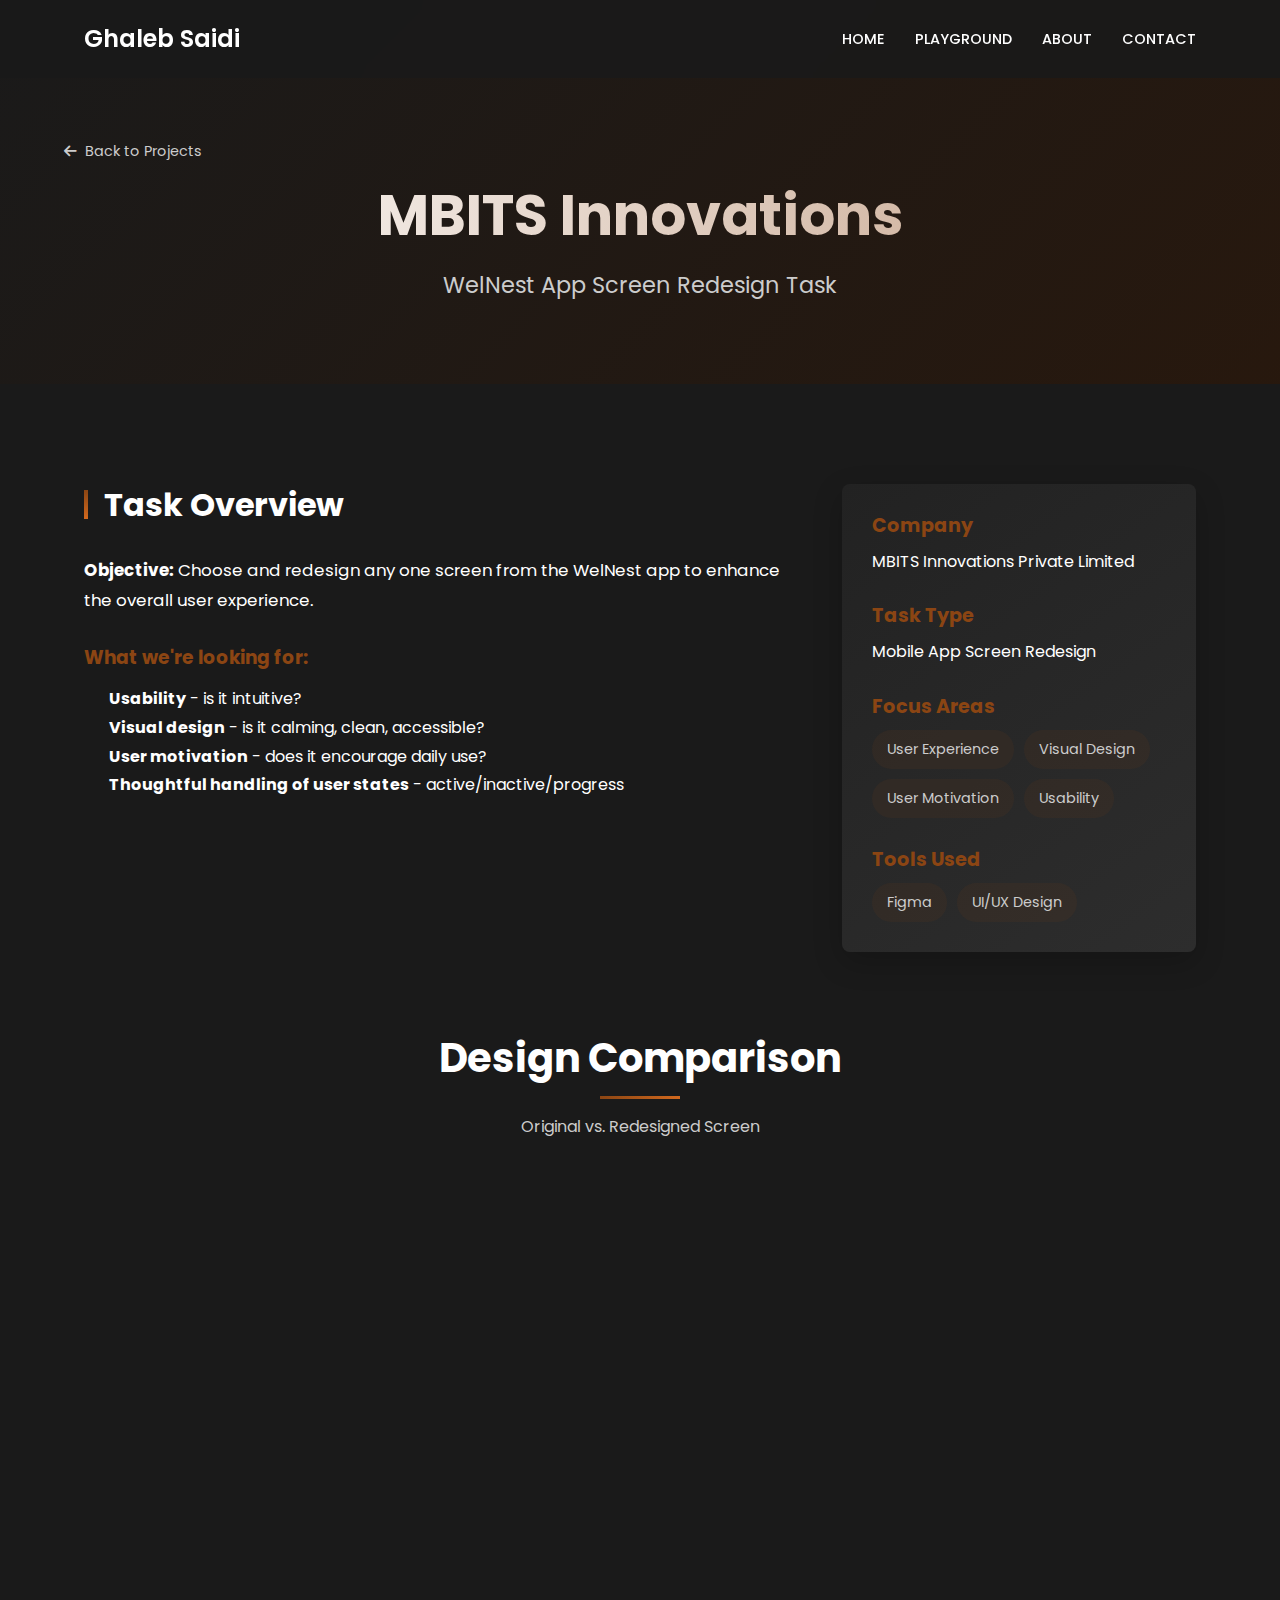
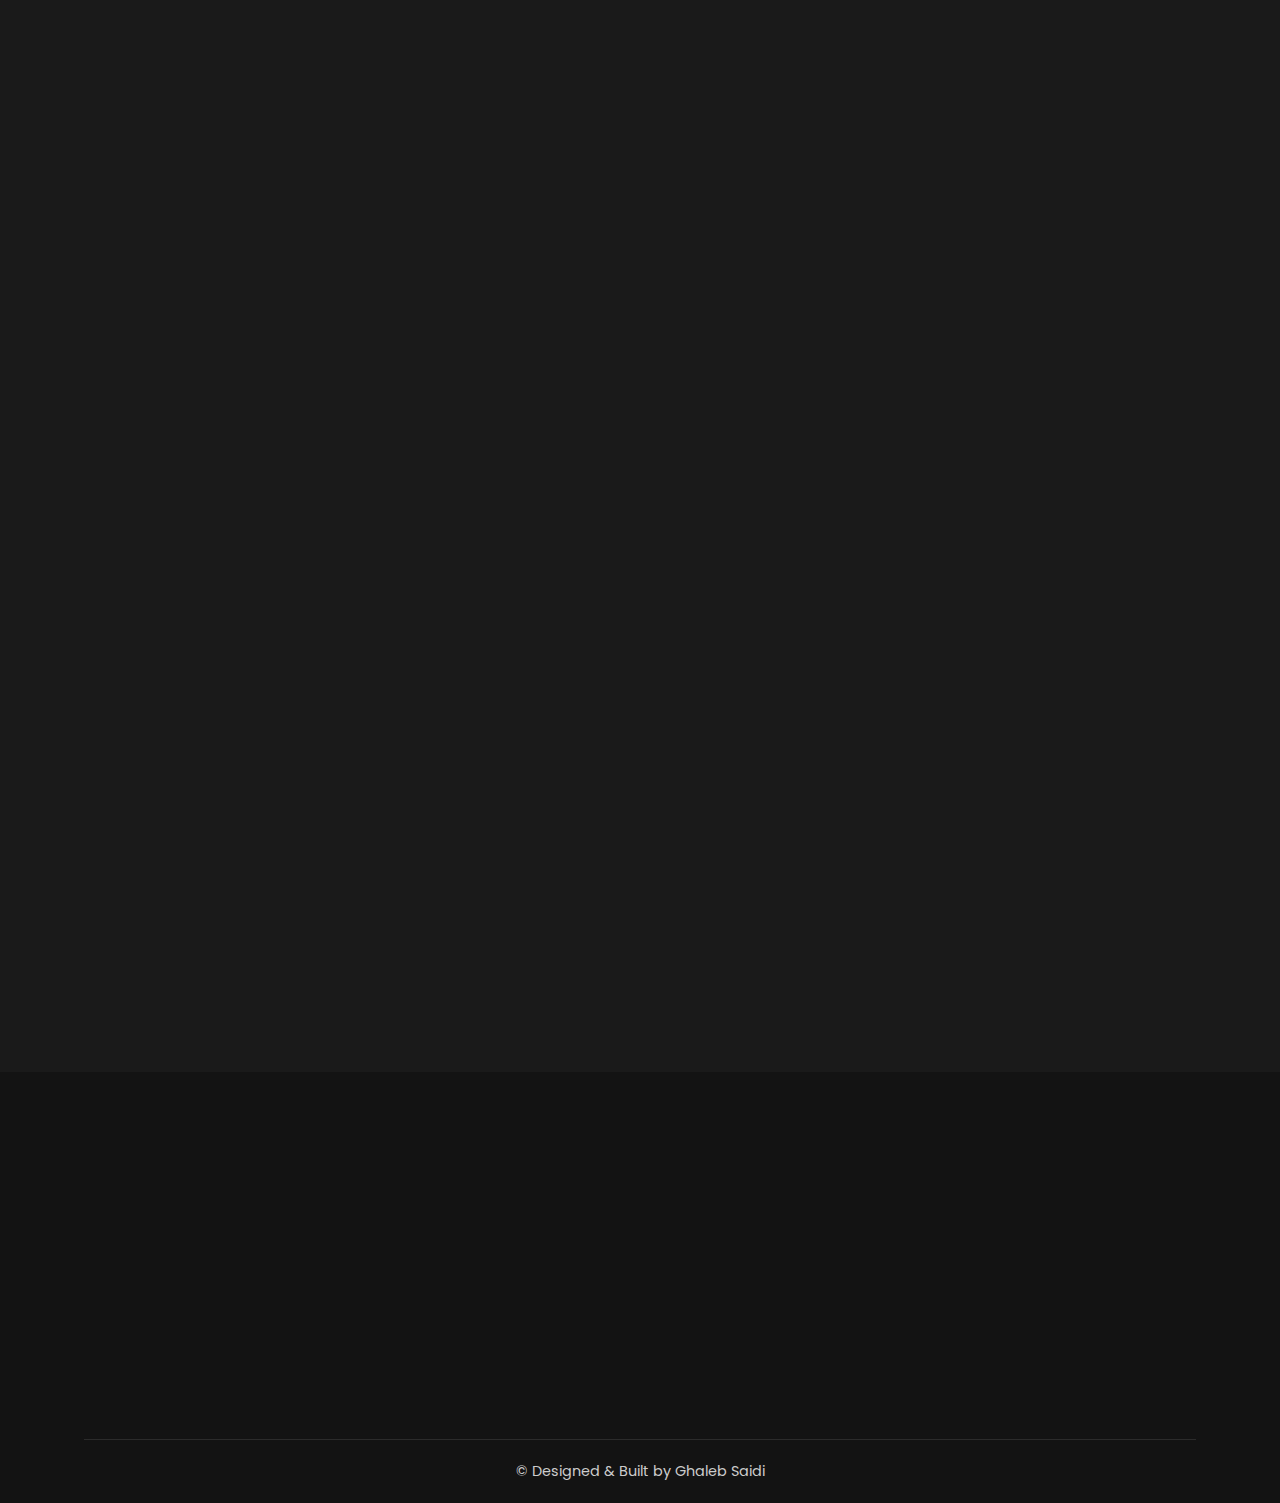
<file: projects/MBITS/mbits.html>
<!DOCTYPE html>
<html lang="en">
<head>
    <!-- Google tag (gtag.js) --> 
    <script async src="https://www.googletagmanager.com/gtag/js?id=G-8N5HYC275G"></script> 
    <script> 
        window.dataLayer = window.dataLayer || []; 
        function gtag(){dataLayer.push(arguments);} 
        gtag('js', new Date()); 
        gtag('config', 'G-8N5HYC275G'); 
    </script>

    <!-- SEO Meta Tags -->
    <meta charset="UTF-8">
    <meta name="viewport" content="width=device-width, initial-scale=1.0">
    <title>MBITS Innovations Task | Ghaleb Saidi</title>
    <meta name="description" content="WelNest app screen redesign task for MBITS Innovations Private Limited, focusing on user experience enhancement and visual design improvements.">
    <meta name="keywords" content="MBITS Innovations, WelNest app redesign, UI/UX design task, Ghaleb Saidi">
    <meta name="author" content="Ghaleb Saidi">

    <!-- Open Graph / Facebook -->
    <meta property="og:type" content="website">
    <meta property="og:url" content="https://ghalebsaidi.com/projects/MBITS/mbits.html">
    <meta property="og:title" content="MBITS Innovations Task | UI/UX Design by Ghaleb Saidi">
    <meta property="og:description" content="WelNest app screen redesign task for MBITS Innovations Private Limited, focusing on user experience enhancement and visual design improvements.">
    <meta property="og:image" content="https://ghalebsaidi.com/assets/MBITS.webp">

    <!-- Twitter -->
    <meta property="twitter:card" content="summary_large_image">
    <meta property="twitter:url" content="https://ghalebsaidi.com/projects/MBITS/mbits.html">
    <meta property="twitter:title" content="MBITS Innovations Task | UI/UX Design by Ghaleb Saidi">
    <meta property="twitter:description" content="WelNest app screen redesign task for MBITS Innovations Private Limited, focusing on user experience enhancement and visual design improvements.">
    <meta property="twitter:image" content="https://ghalebsaidi.com/assets/MBITS.webp">

    <!-- Canonical URL -->
    <link rel="canonical" href="https://ghalebsaidi.com/projects/MBITS/mbits.html">

    <link rel="stylesheet" href="../../styles.css">
    <link rel="stylesheet" href="../../project.css">
    <!-- Google Fonts -->
    <link href="https://fonts.googleapis.com/css2?family=Poppins:wght@300;400;500;600;700&display=swap" rel="stylesheet">
    <!-- Font Awesome for icons -->
    <link rel="stylesheet" href="https://cdnjs.cloudflare.com/ajax/libs/font-awesome/6.4.0/css/all.min.css">
</head>
<body>
    <!-- Header Section -->
    <header>
        <div class="container">
            <div class="header-content">
                <div class="logo">
                    <a href="../../index.html">Ghaleb Saidi</a>
                </div>
                <nav class="desktop-nav">
                    <ul>
                        <li><a href="../../index.html">HOME</a></li>
                        <li><a href="../../playground.html">PLAYGROUND</a></li>
                        <li><a href="../../about.html">ABOUT</a></li>
                        <li><a href="../../contact.html">CONTACT</a></li>
                    </ul>
                </nav>
                <div class="hamburger">
                    <span></span>
                    <span></span>
                    <span></span>
                </div>
            </div>
        </div>
    </header>

    <!-- Mobile Navigation -->
    <div class="mobile-nav">
        <ul>
            <li><a href="../../index.html">HOME</a></li>
            <li><a href="../../playground.html">PLAYGROUND</a></li>
            <li><a href="../../about.html">ABOUT</a></li>
            <li><a href="../../contact.html">CONTACT</a></li>
        </ul>
    </div>

    <!-- Project Hero Section -->
    <section class="project-hero">
        <div class="container">
            <div class="project-hero-content">
                <div class="back-to-projects">
                    <a href="../../index.html#projects"><i class="fas fa-arrow-left"></i> Back to Projects</a>
                </div>
                <h1 class="animate-on-scroll">MBITS Innovations</h1>
                <p class="project-subtitle animate-on-scroll delay-1">WelNest App Screen Redesign Task</p>
            </div>
        </div>
    </section>

    <!-- Project Overview Section -->
<section class="project-overview" style="padding-bottom: 50px;">
        <div class="container">
            <div class="overview-grid">
                <div class="overview-content animate-on-scroll">
                    <h2>Task Overview</h2>
                    <p><strong>Objective:</strong> Choose and redesign any one screen from the WelNest app to enhance the overall user experience.</p>
                    
                    <h3 style="color: var(--primary-color); margin-top: 30px; margin-bottom: 15px;">What we're looking for:</h3>
                    <ul style="padding-left: 25px; line-height: 1.8;">
                        <li><strong>Usability</strong> - is it intuitive?</li>
                        <li><strong>Visual design</strong> - is it calming, clean, accessible?</li>
                        <li><strong>User motivation</strong> - does it encourage daily use?</li>
                        <li><strong>Thoughtful handling of user states</strong> - active/inactive/progress</li>
                    </ul>
                </div>
                <div class="overview-details animate-on-scroll delay-1">
                    <div class="detail-item">
                        <h3>Company</h3>
                        <p>MBITS Innovations Private Limited</p>
                    </div>
                    <div class="detail-item">
                        <h3>Task Type</h3>
                        <p>Mobile App Screen Redesign</p>
                    </div>
                    <div class="detail-item">
                        <h3>Focus Areas</h3>
                        <div class="tools-list">
                            <span>User Experience</span>
                            <span>Visual Design</span>
                            <span>User Motivation</span>
                            <span>Usability</span>
                        </div>
                    </div>
                    <div class="detail-item">
                        <h3>Tools Used</h3>
                        <div class="tools-list">
                            <span>Figma</span>
                            <span>UI/UX Design</span>
                        </div>
                    </div>
                </div>
            </div>
        </div>
    </section>

    <!-- Design Comparison Section -->
    <section class="project-section" style="padding-top: 30px;">
        <div class="container">
            <div class="section-header">
                <h2>Design Comparison</h2>
                <p>Original vs. Redesigned Screen</p>
            </div>
            
            <div class="design-comparison-grid">
    <div class="animate-on-scroll">
        <h3 style="text-align: center; margin-bottom: 20px; color: var(--primary-color);">Original Design</h3>
        <div class="design-container">
            <img src="../../assets/Original_Welnest.webp" alt="Original WelNest Design" style="width: 100%; border-radius: var(--border-radius);">
        </div>
    </div>
    
    <div class="animate-on-scroll delay-1">
        <h3 style="text-align: center; margin-bottom: 20px; color: var(--primary-color);">Redesigned Version</h3>
        <div class="design-container redesigned">
            <img src="../../assets/Redesigned_Welnest.webp" alt="Redesigned WelNest Design" style="width: 100%; border-radius: var(--border-radius);">
        </div>
    </div>
</div>

<style>
/* Desktop spacing */
.highlighted-box {
    margin-top: 70px;
}

.design-comparison-grid {
    display: grid;
    grid-template-columns: 1fr 1fr;
    gap: 40px;
    margin-bottom: 50px;
}

.design-container {
    background: linear-gradient(145deg, #222222, #2d2d2d);
    border-radius: var(--border-radius);
    padding: 20px;
    box-shadow: 0 10px 30px rgba(0, 0, 0, 0.2);
    height: 100%; /* This ensures equal heights */
    display: flex;
    align-items: center; /* Center the image vertically */
}

.design-container.redesigned {
    border-left: 4px solid var(--primary-color);
}

/* Mobile responsiveness - stack vertically */
@media (max-width: 768px) {
    .design-comparison-grid {
        grid-template-columns: 1fr; /* Single column on mobile */
        gap: 20px; /* Reduced gap between stacked images */
        margin-bottom: 20px; /* Reduced bottom margin */
    }
    
    .design-container {
        height: auto; /* Allow natural height on mobile */
    }
    
    .highlighted-box {
        margin-top: 25px !important; /* Increased from 10px for better breathing room */
    }
}

/* Tablet view - keep side by side but with better spacing */
@media (max-width: 992px) and (min-width: 769px) {
    .design-comparison-grid {
        gap: 25px;
    }
    
    .highlighted-box {
        margin-top: 50px; /* Medium spacing for tablets */
    }
}

/* Extra large phones and small tablets */
@media (max-width: 480px) {
    .highlighted-box {
        margin-top: 20px !important; /* Even tighter spacing for very small screens */
    }
    
    .design-comparison-grid {
        gap: 15px;
        margin-bottom: 15px;
    }
}
</style>

            <div class="highlighted-box animate-on-scroll delay-2">
                <h3>Design Improvements</h3>
                <p>The redesigned screen focuses on enhancing user experience through improved visual hierarchy, cleaner interface elements, and better accessibility. The new design encourages daily engagement while maintaining the calming aesthetic that users expect from a wellness application.</p>
            </div>
        </div>
    </section>

    <!-- Call To Action Section -->
    <section class="cta" style="padding-bottom: 60px;">
        <div class="container">
            <div class="cta-content animate-on-scroll">
                <h2>Interested in Working Together?</h2>
                <p>Let's discuss how I can help bring your ideas to life.</p>
                <a href="../../contact.html" class="btn primary-btn">Get In Touch</a>
            </div>
        </div>
    </section>

    <!-- Footer -->
    <footer>
        <div class="container">
            <div class="copyright">
                <p>&copy; Designed & Built by Ghaleb Saidi</p>
            </div>
        </div>
    </footer>

    <script src="../../script.js"></script>
</body>
</html>
</file>
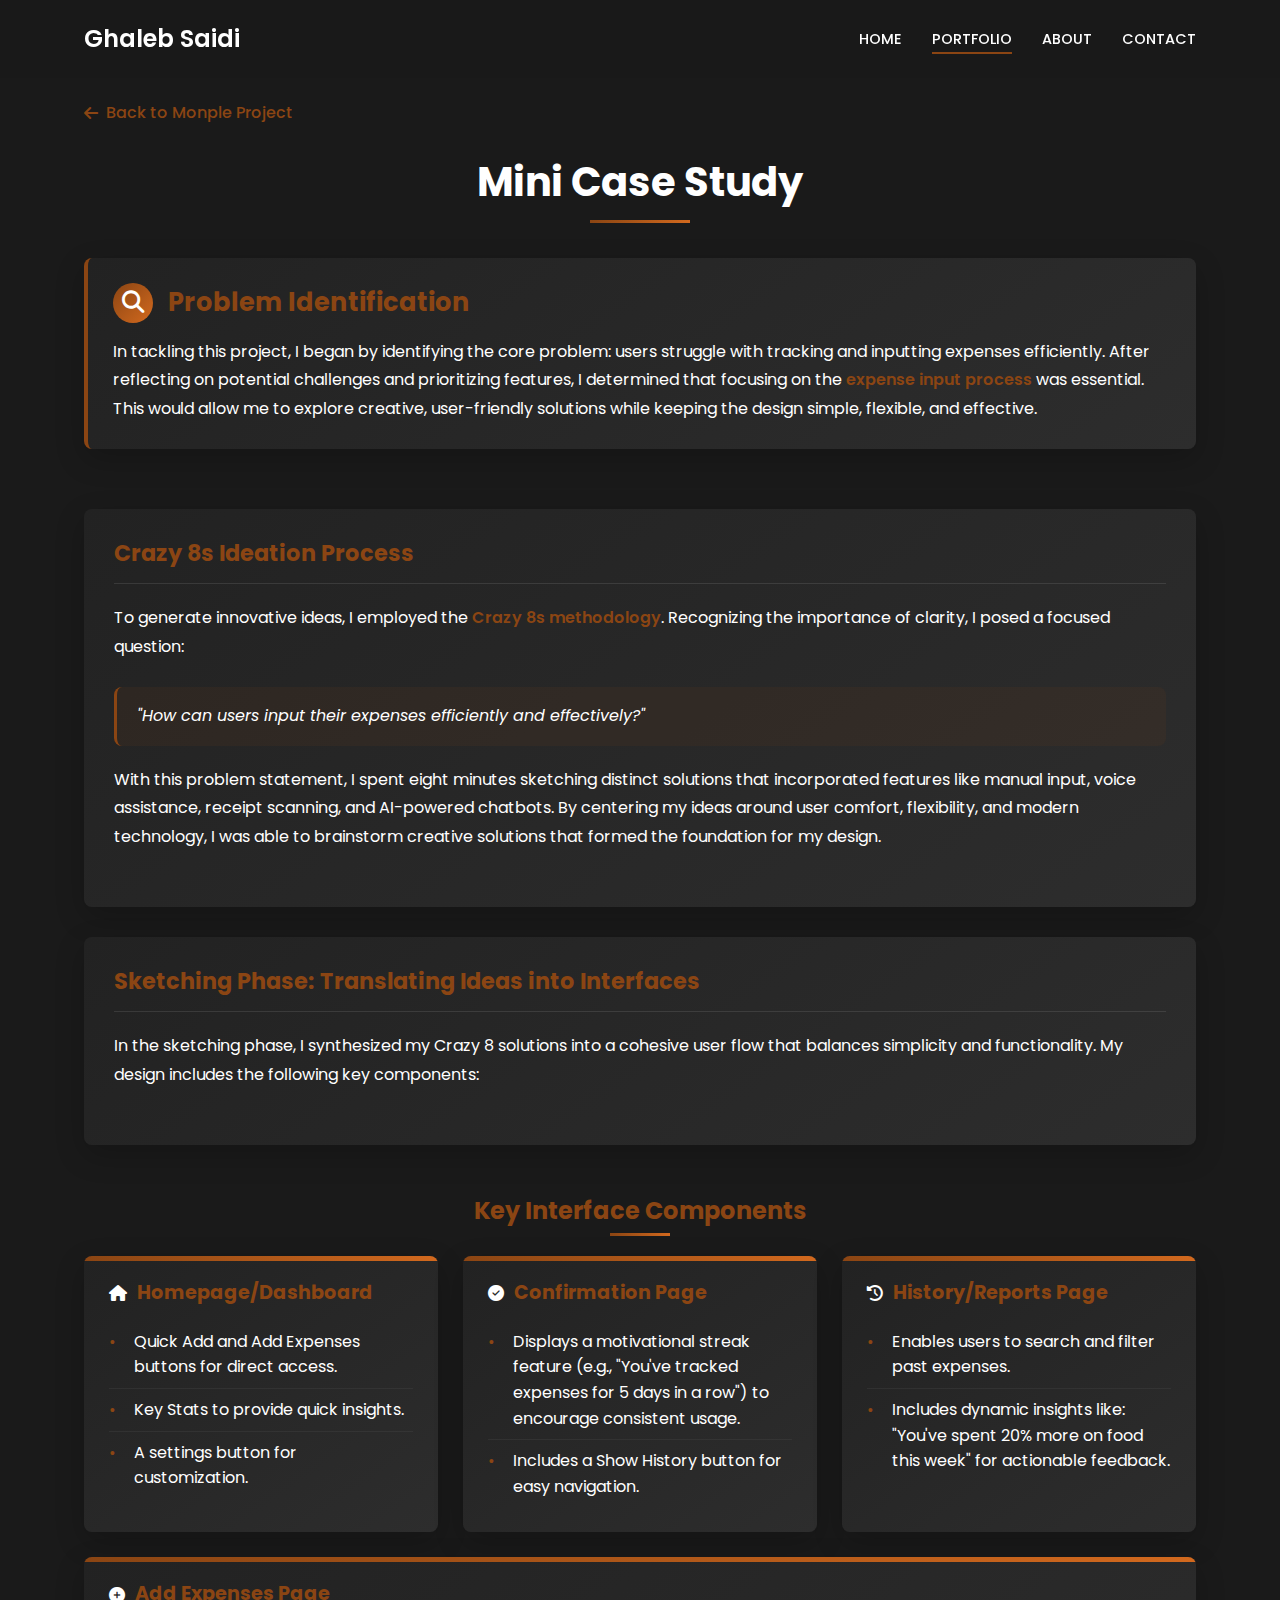
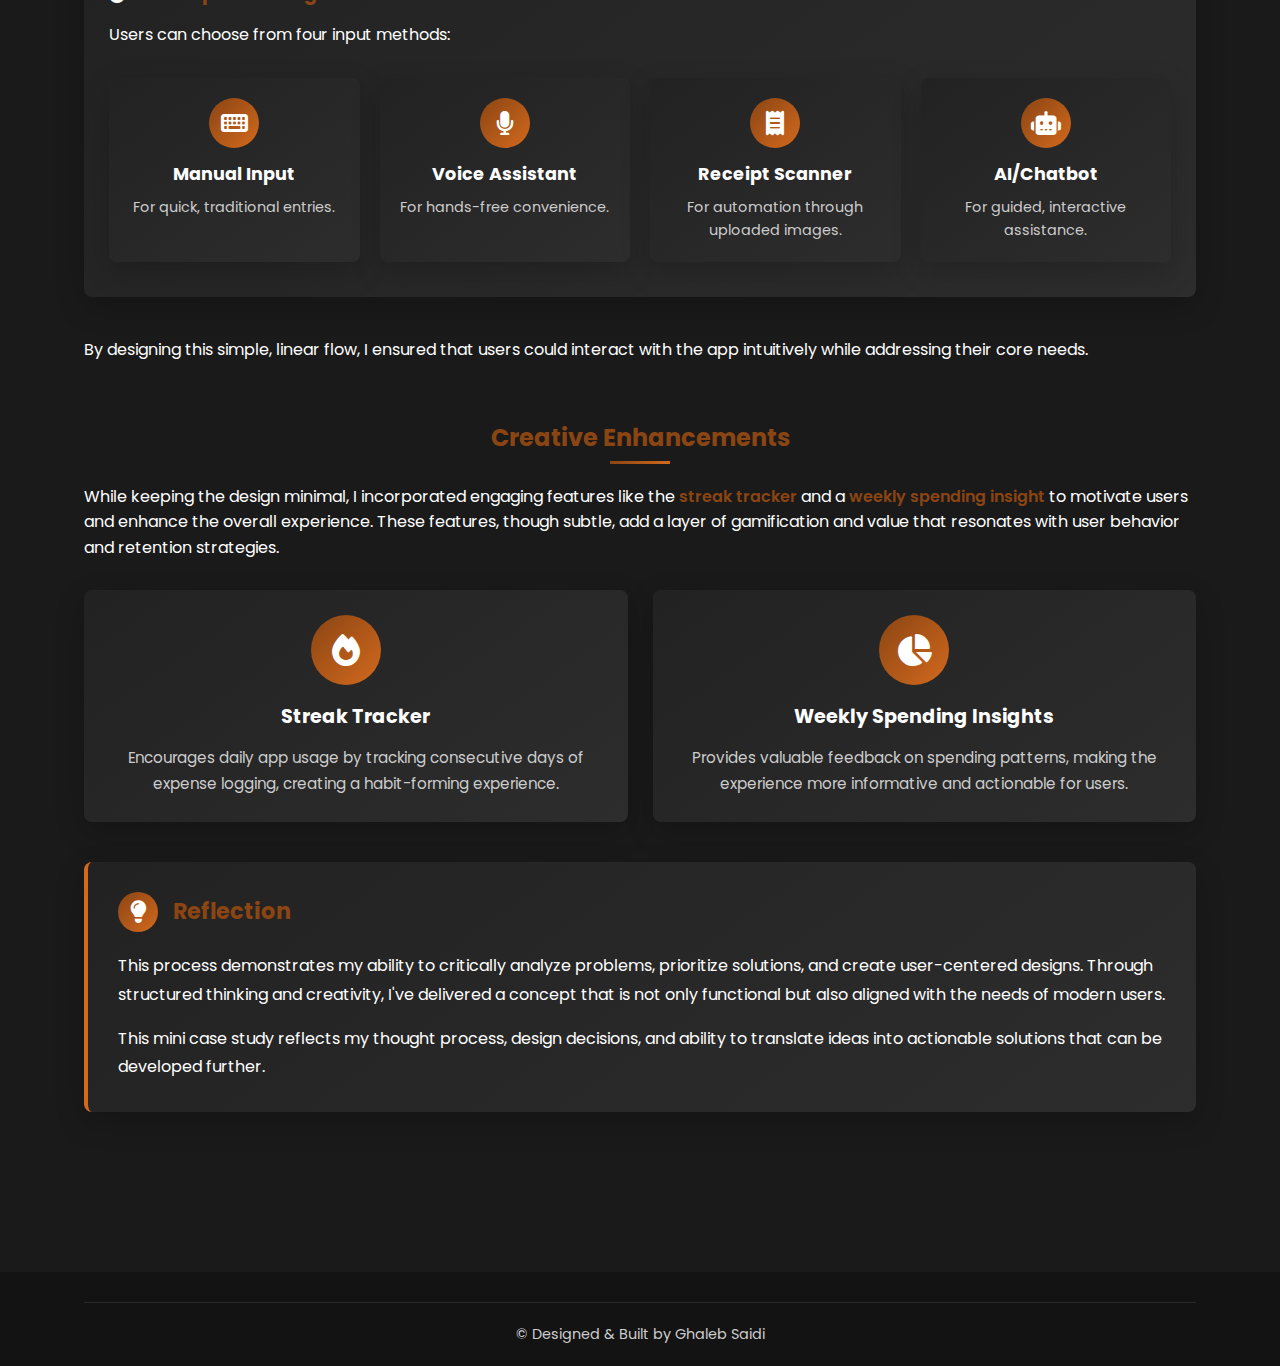
<file: projects/Monple/case_study.html>
<!DOCTYPE html>
<html lang="en">
<head>

    <!-- Google tag (gtag.js) --> 
    <script async src="https://www.googletagmanager.com/gtag/js?id=G-8N5HYC275G"></script> 
    <script> 
        window.dataLayer = window.dataLayer || []; 
        function gtag(){dataLayer.push(arguments);} 
        gtag('js', new Date()); 
        gtag('config', 'G-8N5HYC275G'); 
    </script>
    
    <meta charset="UTF-8">
    <meta name="viewport" content="width=device-width, initial-scale=1.0">
    <title>Mini Case Study | Monple Project</title>
    <link rel="stylesheet" href="../../styles.css">
    <link rel="stylesheet" href="../../project.css">
    <!-- Google Fonts -->
    <link href="https://fonts.googleapis.com/css2?family=Poppins:wght@300;400;500;600;700&display=swap" rel="stylesheet">
    <!-- Font Awesome for icons -->
    <link rel="stylesheet" href="https://cdnjs.cloudflare.com/ajax/libs/font-awesome/6.4.0/css/all.min.css">
    <style>
        /* Page-specific styles */
        .page-content {
            padding: 100px 0;
            background-color: var(--background-color);
        }
        
        .back-link {
            display: inline-flex;
            align-items: center;
            margin-bottom: 30px;
            color: var(--primary-color);
            font-weight: 500;
            transition: all 0.3s ease;
        }
        
        .back-link i {
            margin-right: 8px;
        }
        
        .back-link:hover {
            transform: translateX(-5px);
        }
        
        h1 {
            text-align: center;
            margin-bottom: 50px;
            font-size: 2.5rem;
            color: var(--text-color);
            position: relative;
        }
        
        h1::after {
            content: '';
            position: absolute;
            bottom: -15px;
            left: 50%;
            transform: translateX(-50%);
            width: 100px;
            height: 3px;
            background: linear-gradient(to right, var(--primary-color), var(--secondary-color));
        }

        .case-study-container {
            margin-top: 50px;
        }
        
        .process-section {
            margin-bottom: 60px;
            position: relative;
        }
        
        .process-header {
            background: linear-gradient(145deg, #222222, #2d2d2d);
            border-radius: var(--border-radius);
            padding: 25px;
            margin-bottom: 30px;
            box-shadow: 0 10px 30px rgba(0, 0, 0, 0.2);
            position: relative;
            overflow: hidden;
            border-left: 4px solid var(--primary-color);
        }
        
        .process-header h2 {
            font-size: 1.6rem;
            color: var(--primary-color);
            margin-bottom: 15px;
            display: flex;
            align-items: center;
            gap: 15px;
        }
        
        .process-header h2 i {
            font-size: 1.4rem;
            width: 40px;
            height: 40px;
            background: linear-gradient(135deg, var(--primary-color), var(--secondary-color));
            border-radius: 50%;
            display: flex;
            justify-content: center;
            align-items: center;
            color: var(--text-color);
        }
        
        .process-header p {
            line-height: 1.8;
            margin-bottom: 0;
        }
        
        .highlight {
            color: var(--primary-color);
            font-weight: 600;
        }

        .card-process {
            background: linear-gradient(145deg, #222222, #2d2d2d);
            border-radius: var(--border-radius);
            padding: 30px;
            margin-bottom: 30px;
            box-shadow: 0 10px 30px rgba(0, 0, 0, 0.2);
            transition: transform 0.3s ease, box-shadow 0.3s ease;
            position: relative;
            overflow: hidden;
        }
        
        .card-process:hover {
            transform: translateY(-5px);
            box-shadow: 0 15px 40px rgba(0, 0, 0, 0.3);
        }
        
        .card-process h3 {
            font-size: 1.4rem;
            color: var(--primary-color);
            margin-bottom: 20px;
            border-bottom: 1px solid rgba(255, 255, 255, 0.1);
            padding-bottom: 15px;
        }
        
        .card-process p {
            line-height: 1.8;
            margin-bottom: 25px;
        }

        .method-highlight {
            background-color: rgba(139, 69, 19, 0.1);
            border-radius: 8px;
            padding: 15px 20px;
            margin: 20px 0;
            border-left: 3px solid var(--primary-color);
        }

        .method-highlight p {
            margin-bottom: 0;
        }

        .component-section {
    margin-top: 50px;
}

.component-title {
    font-size: 1.5rem;
    color: var(--primary-color);
    margin-bottom: 30px;
    text-align: center;
    position: relative;
}

.component-title::after {
    content: '';
    position: absolute;
    bottom: -10px;
    left: 50%;
    transform: translateX(-50%);
    width: 60px;
    height: 3px;
    background: linear-gradient(to right, var(--primary-color), var(--secondary-color));
}

.components-layout {
    display: flex;
    flex-direction: column;
    gap: 25px;
    margin-bottom: 40px;
}

.top-row {
    display: grid;
    grid-template-columns: repeat(3, 1fr);
    gap: 25px;
}

.bottom-row {
    width: 100%;
}

.wide-card {
    width: 100%;
}

.component-card {
    background: linear-gradient(145deg, #222222, #2d2d2d);
    border-radius: var(--border-radius);
    padding: 25px;
    box-shadow: 0 10px 30px rgba(0, 0, 0, 0.2);
    transition: transform 0.3s ease, box-shadow 0.3s ease;
    position: relative;
    overflow: hidden;
    height: 100%;
}

.component-card:hover {
    transform: translateY(-8px);
    box-shadow: 0 15px 40px rgba(0, 0, 0, 0.3);
}

.component-card::after {
    content: '';
    position: absolute;
    top: 0;
    right: 0;
    width: 100%;
    height: 5px;
    background: linear-gradient(to right, var(--primary-color), var(--secondary-color));
}

.component-card h4 {
    font-size: 1.2rem;
    color: var(--primary-color);
    margin-bottom: 15px;
    display: flex;
    align-items: center;
    gap: 10px;
}

.component-card h4 i {
    font-size: 1rem;
    color: var(--text-color);
}

.component-card ul {
    list-style: none;
    padding: 0;
    margin: 0;
}

.component-card li {
    padding: 8px 0 8px 25px;
    position: relative;
    border-bottom: 1px solid rgba(255, 255, 255, 0.05);
}

.component-card li:last-child {
    border-bottom: none;
}

.component-card li::before {
    content: '•';
    color: var(--primary-color);
    position: absolute;
    left: 0;
    top: 8px;
}

.methods-grid-horizontal {
    display: grid;
    grid-template-columns: repeat(4, 1fr);
    gap: 20px;
    margin: 30px 0 10px;
}

.method-card {
    background: linear-gradient(145deg, #222222, #2d2d2d);
    border-radius: var(--border-radius);
    padding: 20px;
    box-shadow: 0 10px 30px rgba(0, 0, 0, 0.2);
    transition: transform 0.3s ease, box-shadow 0.3s ease;
    position: relative;
    overflow: hidden;
    height: 100%;
    display: flex;
    flex-direction: column;
    align-items: center;
}

.method-card:hover {
    transform: scale(1.03);
    box-shadow: 0 15px 40px rgba(0, 0, 0, 0.3);
}

.method-icon {
    width: 50px;
    height: 50px;
    background: linear-gradient(135deg, var(--primary-color), var(--secondary-color));
    border-radius: 50%;
    display: flex;
    justify-content: center;
    align-items: center;
    margin: 0 auto 15px;
}

.method-icon i {
    font-size: 1.5rem;
    color: var(--text-color);
}

.method-card h5 {
    font-size: 1.1rem;
    color: var(--text-color);
    margin-bottom: 10px;
    text-align: center;
}

.method-card p {
    font-size: 0.9rem;
    color: var(--secondary-text-color);
    text-align: center;
    line-height: 1.6;
    flex-grow: 1;
}

/* Add responsive styles */
@media (max-width: 992px) {
    .top-row {
        grid-template-columns: 1fr 1fr;
    }
    
    .methods-grid-horizontal {
        grid-template-columns: repeat(2, 1fr);
    }
}

@media (max-width: 768px) {
    .top-row {
        grid-template-columns: 1fr;
    }
    
    .methods-grid-horizontal {
        grid-template-columns: 1fr;
    }
}

        .conclusion-card {
            background: linear-gradient(145deg, #222222, #2d2d2d);
            border-radius: var(--border-radius);
            padding: 30px;
            box-shadow: 0 10px 30px rgba(0, 0, 0, 0.2);
            margin-top: 40px;
            position: relative;
            overflow: hidden;
            border-left: 4px solid var(--secondary-color);
        }

        .conclusion-card h3 {
            font-size: 1.4rem;
            color: var(--primary-color);
            margin-bottom: 20px;
            display: flex;
            align-items: center;
            gap: 15px;
        }

        .conclusion-card h3 i {
            font-size: 1.4rem;
            width: 40px;
            height: 40px;
            background: linear-gradient(135deg, var(--primary-color), var(--secondary-color));
            border-radius: 50%;
            display: flex;
            justify-content: center;
            align-items: center;
            color: var(--text-color);
        }

        .conclusion-card p {
            line-height: 1.8;
            margin-bottom: 15px;
        }

        .conclusion-card p:last-child {
            margin-bottom: 0;
        }

        .creative-section {
            margin-top: 60px;
            position: relative;
        }

        .creative-header {
            font-size: 1.5rem;
            color: var(--primary-color);
            margin-bottom: 30px;
            text-align: center;
            position: relative;
        }

        .creative-header::after {
            content: '';
            position: absolute;
            bottom: -10px;
            left: 50%;
            transform: translateX(-50%);
            width: 60px;
            height: 3px;
            background: linear-gradient(to right, var(--primary-color), var(--secondary-color));
        }

        .feature-cards {
            display: grid;
            grid-template-columns: repeat(auto-fit, minmax(300px, 1fr));
            gap: 25px;
            margin-top: 30px;
        }

        .feature-card {
            background: linear-gradient(145deg, #222222, #2d2d2d);
            border-radius: var(--border-radius);
            padding: 25px;
            box-shadow: 0 10px 30px rgba(0, 0, 0, 0.2);
            transition: transform 0.3s ease, box-shadow 0.3s ease;
            position: relative;
            overflow: hidden;
            height: 100%;
            display: flex;
            flex-direction: column;
            align-items: center;
        }

        .feature-card:hover {
            transform: translateY(-8px);
            box-shadow: 0 15px 40px rgba(0, 0, 0, 0.3);
        }

        .feature-icon {
            width: 70px;
            height: 70px;
            background: linear-gradient(135deg, var(--primary-color), var(--secondary-color));
            border-radius: 50%;
            display: flex;
            justify-content: center;
            align-items: center;
            margin-bottom: 20px;
        }

        .feature-icon i {
            font-size: 2rem;
            color: var(--text-color);
        }

        .feature-card h4 {
            font-size: 1.2rem;
            color: var(--text-color);
            margin-bottom: 15px;
            text-align: center;
        }

        .feature-card p {
            font-size: 0.95rem;
            color: var(--secondary-text-color);
            text-align: center;
            line-height: 1.7;
            flex-grow: 1;
        }

        @media (max-width: 768px) {
            .components-grid,
            .methods-grid,
            .feature-cards {
                grid-template-columns: 1fr;
            }
        }

        /* Reduce excessive bottom spacing on Monple subpages */
@media (max-width: 768px) {
    /* Target the main content sections on the Monple subpages */
    .page-content {
        padding-bottom: 40px !important; /* Reduce bottom padding */
    }
    
    /* Fix spacing for the footer */
    footer {
        margin-top: 0 !important;
    }
    
    /* Ensure the copyright section doesn't have excessive spacing */
    .copyright {
        margin-top: 10px !important;
        padding-top: 10px !important;
    }
}

    </style>
</head>
<body>
    <!-- Header Section -->
    <header>
        <div class="container">
            <div class="header-content">
                <div class="logo">
                    <a href="../../index.html">Ghaleb Saidi</a>
                </div>
                <nav class="desktop-nav">
                    <ul>
                        <li><a href="../../index.html">HOME</a></li>
                        <li><a href="../../portfolio.html" class="active">PORTFOLIO</a></li>
                        <li><a href="../../about.html">ABOUT</a></li>
                        <li><a href="../../contact.html">CONTACT</a></li>
                    </ul>
                </nav>
                <div class="hamburger">
                    <span></span>
                    <span></span>
                    <span></span>
                </div>
            </div>
        </div>
    </header>

    <!-- Mobile Navigation -->
    <div class="mobile-nav">
        <ul>
            <li><a href="../../index.html">HOME</a></li>
            <li><a href="../../portfolio.html">PORTFOLIO</a></li>
            <li><a href="../../about.html">ABOUT</a></li>
            <li><a href="../../contact.html">CONTACT</a></li>
        </ul>
    </div>

    <!-- Page Content -->
    <section class="page-content">
        <div class="container">
            <a href="./monple.html" class="back-link"><i class="fas fa-arrow-left"></i> Back to Monple Project</a>
            
            <h1>Mini Case Study</h1>
            
            <div class="case-study-container">
                <div class="process-section">
                    <div class="process-header">
                        <h2><i class="fas fa-search"></i>Problem Identification</h2>
                        <p>In tackling this project, I began by identifying the core problem: users struggle with tracking and inputting expenses efficiently. After reflecting on potential challenges and prioritizing features, I determined that focusing on the <span class="highlight">expense input process</span> was essential. This would allow me to explore creative, user-friendly solutions while keeping the design simple, flexible, and effective.</p>
                    </div>
                </div>

                <div class="process-section">
                    <div class="card-process">
                        <h3>Crazy 8s Ideation Process</h3>
                        <p>To generate innovative ideas, I employed the <span class="highlight">Crazy 8s methodology</span>. Recognizing the importance of clarity, I posed a focused question:</p>
                        
                        <div class="method-highlight">
                            <p><em>"How can users input their expenses efficiently and effectively?"</em></p>
                        </div>
                        
                        <p>With this problem statement, I spent eight minutes sketching distinct solutions that incorporated features like manual input, voice assistance, receipt scanning, and AI-powered chatbots. By centering my ideas around user comfort, flexibility, and modern technology, I was able to brainstorm creative solutions that formed the foundation for my design.</p>
                    </div>

                    <div class="card-process">
                        <h3>Sketching Phase: Translating Ideas into Interfaces</h3>
                        <p>In the sketching phase, I synthesized my Crazy 8 solutions into a cohesive user flow that balances simplicity and functionality. My design includes the following key components:</p>
                    </div>

                    <div class="component-section">
                        <h3 class="component-title">Key Interface Components</h3>
                        
                        <div class="components-layout">
                            <!-- First row: 3 columns -->
                            <div class="top-row">
                                <div class="component-card">
                                    <h4><i class="fas fa-home"></i> Homepage/Dashboard</h4>
                                    <ul>
                                        <li>Quick Add and Add Expenses buttons for direct access.</li>
                                        <li>Key Stats to provide quick insights.</li>
                                        <li>A settings button for customization.</li>
                                    </ul>
                                </div>
                                
                                <div class="component-card">
                                    <h4><i class="fas fa-check-circle"></i> Confirmation Page</h4>
                                    <ul>
                                        <li>Displays a motivational streak feature (e.g., "You've tracked expenses for 5 days in a row") to encourage consistent usage.</li>
                                        <li>Includes a Show History button for easy navigation.</li>
                                    </ul>
                                </div>
                                
                                <div class="component-card">
                                    <h4><i class="fas fa-history"></i> History/Reports Page</h4>
                                    <ul>
                                        <li>Enables users to search and filter past expenses.</li>
                                        <li>Includes dynamic insights like: "You've spent 20% more on food this week" for actionable feedback.</li>
                                    </ul>
                                </div>
                            </div>
                            
                            <!-- Second row: Full width for add expenses with horizontal methods -->
                            <div class="bottom-row">
                                <div class="component-card wide-card">
                                    <h4><i class="fas fa-plus-circle"></i> Add Expenses Page</h4>
                                    <p>Users can choose from four input methods:</p>
                                    <div class="methods-grid-horizontal">
                                        <div class="method-card">
                                            <div class="method-icon">
                                                <i class="fas fa-keyboard"></i>
                                            </div>
                                            <h5>Manual Input</h5>
                                            <p>For quick, traditional entries.</p>
                                        </div>
                                        
                                        <div class="method-card">
                                            <div class="method-icon">
                                                <i class="fas fa-microphone"></i>
                                            </div>
                                            <h5>Voice Assistant</h5>
                                            <p>For hands-free convenience.</p>
                                        </div>
                                        
                                        <div class="method-card">
                                            <div class="method-icon">
                                                <i class="fas fa-receipt"></i>
                                            </div>
                                            <h5>Receipt Scanner</h5>
                                            <p>For automation through uploaded images.</p>
                                        </div>
                                        
                                        <div class="method-card">
                                            <div class="method-icon">
                                                <i class="fas fa-robot"></i>
                                            </div>
                                            <h5>AI/Chatbot</h5>
                                            <p>For guided, interactive assistance.</p>
                                        </div>
                                    </div>
                                </div>
                            </div>
                        </div>
                        
                        <p>By designing this simple, linear flow, I ensured that users could interact with the app intuitively while addressing their core needs.</p>
                    </div>

                <div class="creative-section">
                    <h3 class="creative-header">Creative Enhancements</h3>
                    <p>While keeping the design minimal, I incorporated engaging features like the <span class="highlight">streak tracker</span> and a <span class="highlight">weekly spending insight</span> to motivate users and enhance the overall experience. These features, though subtle, add a layer of gamification and value that resonates with user behavior and retention strategies.</p>
                    
                    <div class="feature-cards">
                        <div class="feature-card">
                            <div class="feature-icon">
                                <i class="fas fa-fire"></i>
                            </div>
                            <h4>Streak Tracker</h4>
                            <p>Encourages daily app usage by tracking consecutive days of expense logging, creating a habit-forming experience.</p>
                        </div>
                        
                        <div class="feature-card">
                            <div class="feature-icon">
                                <i class="fas fa-chart-pie"></i>
                            </div>
                            <h4>Weekly Spending Insights</h4>
                            <p>Provides valuable feedback on spending patterns, making the experience more informative and actionable for users.</p>
                        </div>
                    </div>
                </div>

                <div class="conclusion-card">
                    <h3><i class="fas fa-lightbulb"></i>Reflection</h3>
                    <p>This process demonstrates my ability to critically analyze problems, prioritize solutions, and create user-centered designs. Through structured thinking and creativity, I've delivered a concept that is not only functional but also aligned with the needs of modern users.</p>
                    <p>This mini case study reflects my thought process, design decisions, and ability to translate ideas into actionable solutions that can be developed further.</p>
                </div>
            </div>
        </div>
    </section>

    <!-- Footer -->
    <footer>
        <div class="container">
            <!--  <div class="footer-content">
              <div class="social-links">
                    <a href="#"><i class="fab fa-linkedin"></i></a>
                    <a href="#"><i class="fab fa-instagram"></i></a>
                    <a href="#"><i class="fab fa-tiktok"></i></a>
                </div>
                
            </div>
             -->
            <div class="copyright">
                <p>&copy; Designed & Built by Ghaleb Saidi</p>
            </div>
        </div>
    </footer>

    <script src="../../script.js"></script>
</body>
</html>
</file>
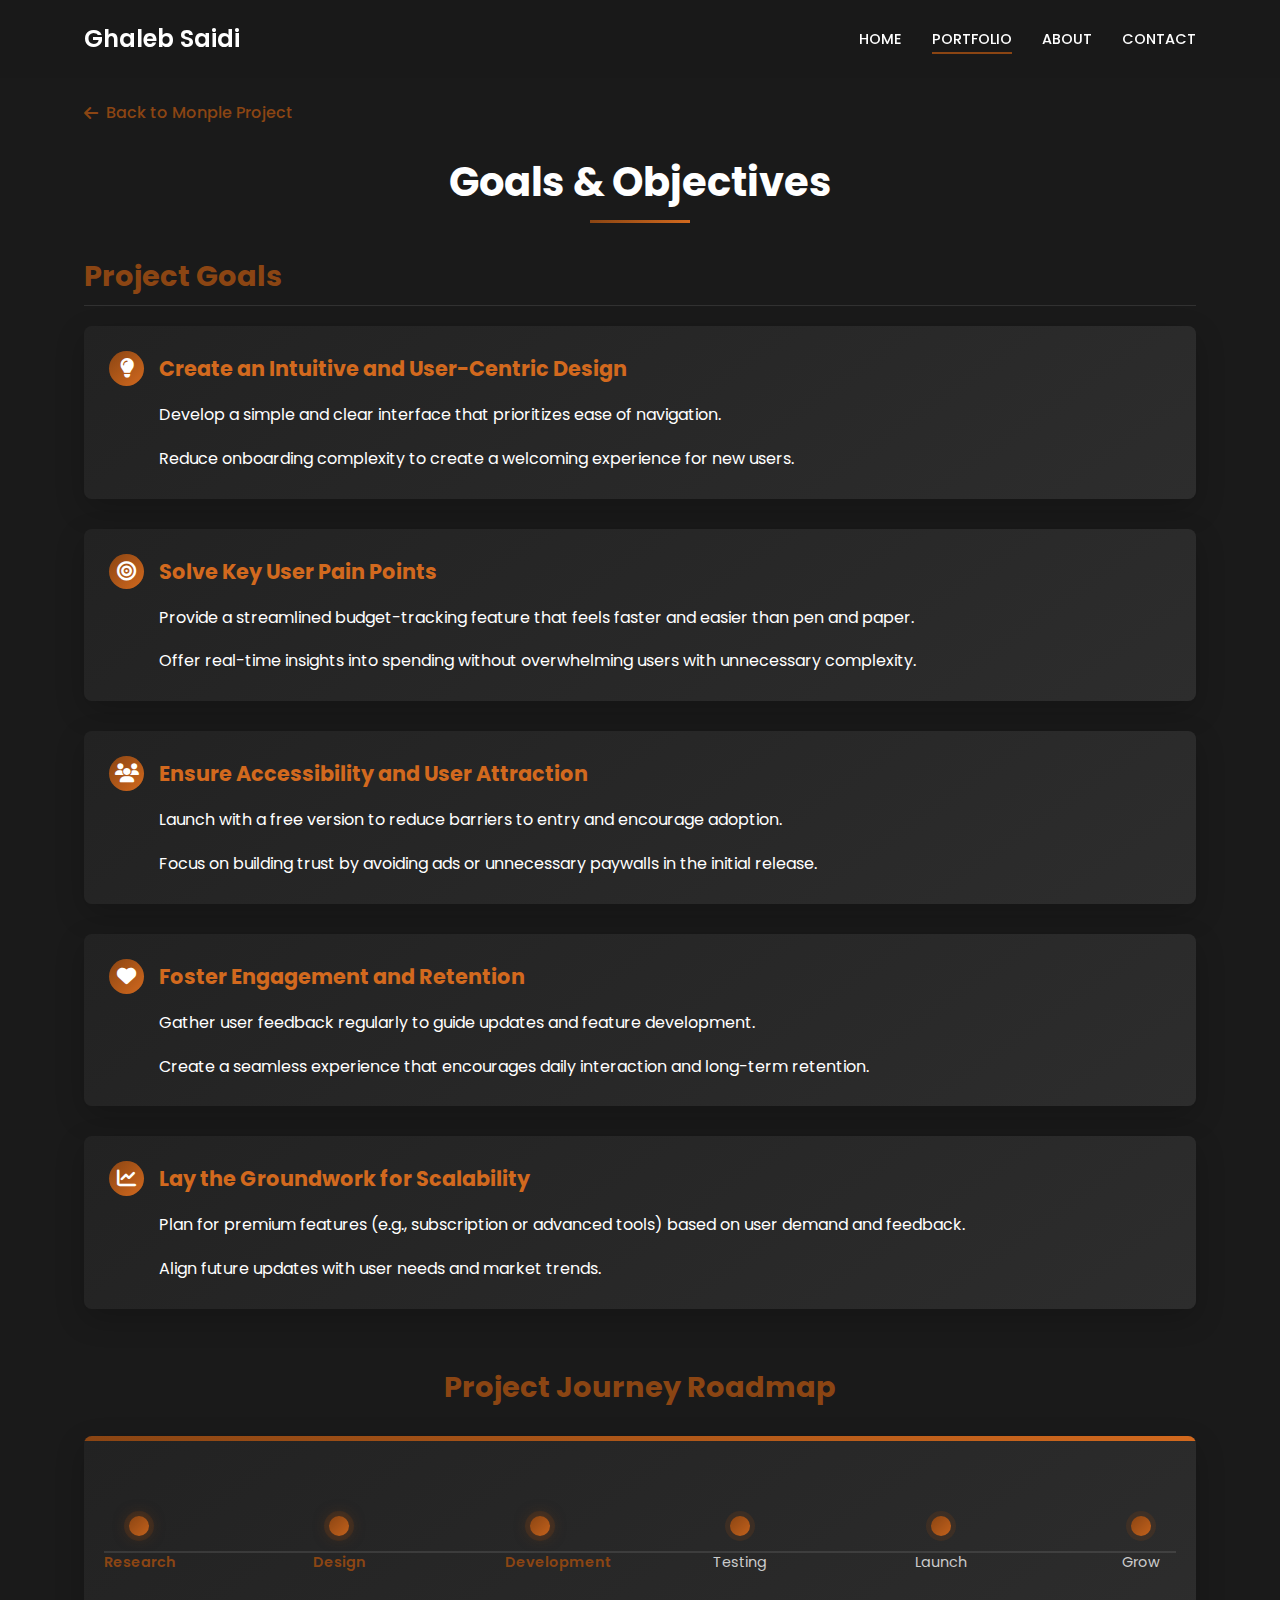
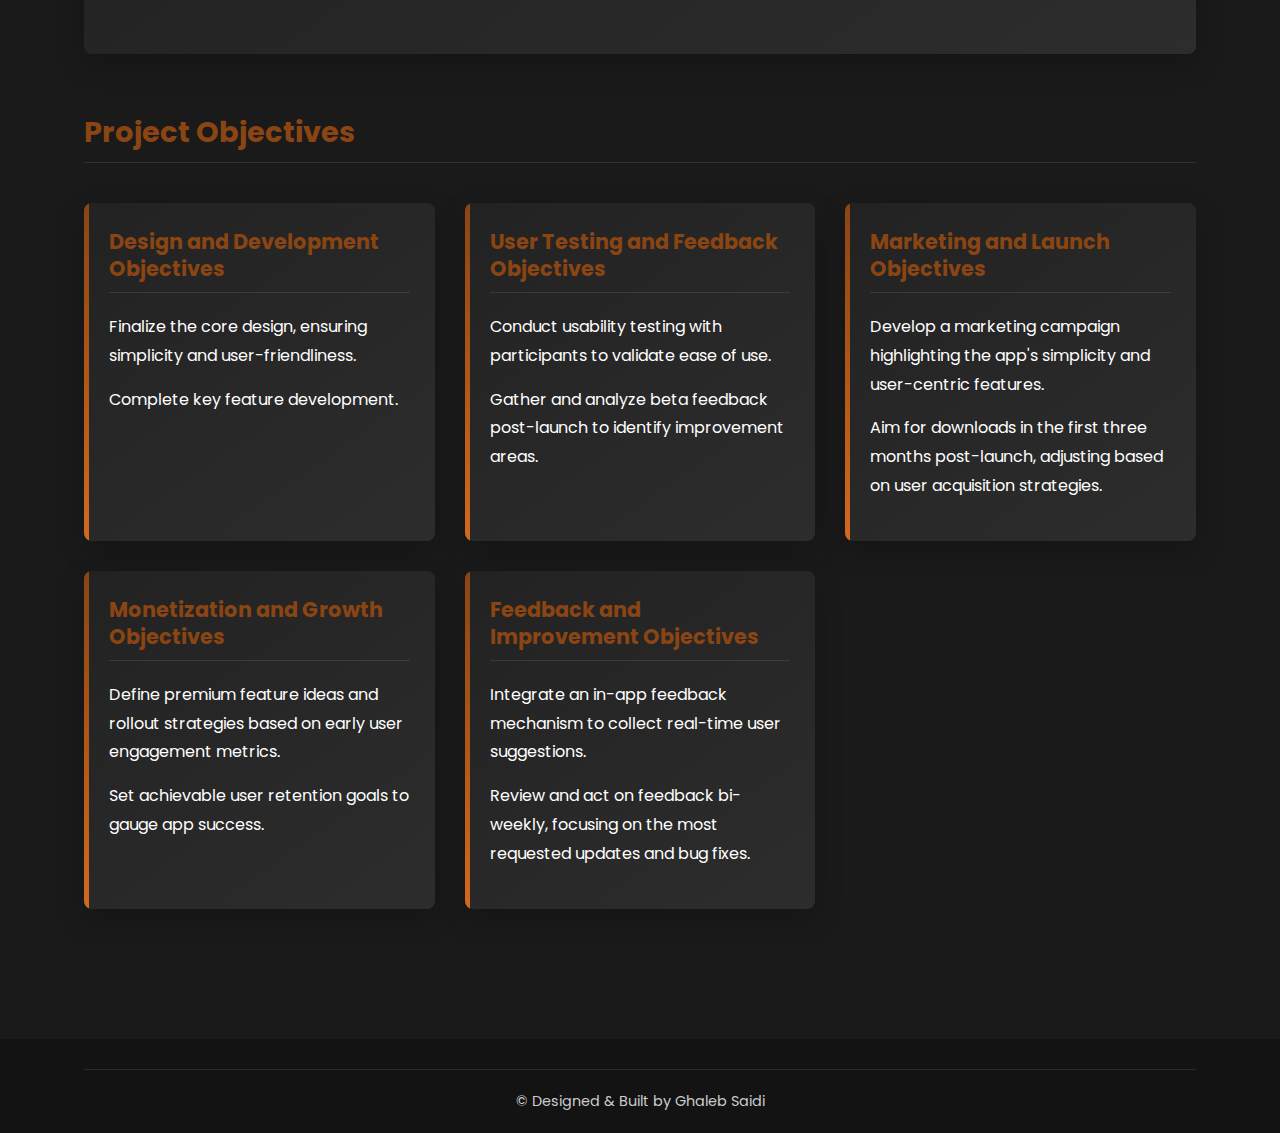
<file: projects/Monple/goals_objectives.html>
<!DOCTYPE html>
<html lang="en">
<head>

    <!-- Google tag (gtag.js) --> 
    <script async src="https://www.googletagmanager.com/gtag/js?id=G-8N5HYC275G"></script> 
    <script> 
        window.dataLayer = window.dataLayer || []; 
        function gtag(){dataLayer.push(arguments);} 
        gtag('js', new Date()); 
        gtag('config', 'G-8N5HYC275G'); 
    </script>
    
    <meta charset="UTF-8">
    <meta name="viewport" content="width=device-width, initial-scale=1.0">
    <title>Goals and Objectives | Monple Project</title>
    <link rel="stylesheet" href="../../styles.css">
    <link rel="stylesheet" href="../../project.css">
    <!-- Google Fonts -->
    <link href="https://fonts.googleapis.com/css2?family=Poppins:wght@300;400;500;600;700&display=swap" rel="stylesheet">
    <!-- Font Awesome for icons -->
    <link rel="stylesheet" href="https://cdnjs.cloudflare.com/ajax/libs/font-awesome/6.4.0/css/all.min.css">
    <style>
        /* Page-specific styles */
        .page-content {
            padding: 100px 0;
            background-color: var(--background-color);
        }
        
        .back-link {
            display: inline-flex;
            align-items: center;
            margin-bottom: 30px;
            color: var(--primary-color);
            font-weight: 500;
            transition: all 0.3s ease;
        }
        
        .back-link i {
            margin-right: 8px;
        }
        
        .back-link:hover {
            transform: translateX(-5px);
        }
        
        h1 {
            text-align: center;
            margin-bottom: 50px;
            font-size: 2.5rem;
            color: var(--text-color);
            position: relative;
        }
        
        h1::after {
            content: '';
            position: absolute;
            bottom: -15px;
            left: 50%;
            transform: translateX(-50%);
            width: 100px;
            height: 3px;
            background: linear-gradient(to right, var(--primary-color), var(--secondary-color));
        }
        
        .goals-section {
            margin-bottom: 30px;
        }
        
        .goals-section h2 {
            font-size: 1.8rem;
            color: var(--primary-color);
            margin-bottom: 20px;
            padding-bottom: 10px;
            border-bottom: 1px solid rgba(255, 255, 255, 0.1);
        }
        
        .goal-item {
            margin-bottom: 30px;
            background: linear-gradient(145deg, #222222, #2d2d2d);
            border-radius: var(--border-radius);
            padding: 25px;
            box-shadow: 0 10px 30px rgba(0, 0, 0, 0.2);
            transition: transform 0.3s ease, box-shadow 0.3s ease;
            position: relative;
            overflow: hidden;
        }
        
        .goal-item:hover {
            transform: translateY(-5px);
            box-shadow: 0 15px 40px rgba(0, 0, 0, 0.3);
        }
        
        .goal-item h3 {
            font-size: 1.3rem;
            color: var(--secondary-color);
            margin-bottom: 15px;
            display: flex;
            align-items: center;
            gap: 15px;
        }
        
        .goal-item h3 i {
            font-size: 1.2rem;
            width: 35px;
            height: 35px;
            background: linear-gradient(135deg, var(--primary-color), var(--secondary-color));
            border-radius: 50%;
            display: flex;
            justify-content: center;
            align-items: center;
            color: var(--text-color);
        }
        
        .goal-item p {
            margin-bottom: 15px;
            line-height: 1.8;
            padding-left: 50px;
        }
        
        .goal-item p:last-child {
            margin-bottom: 0;
        }
        
        .objectives-grid {
            display: grid;
            grid-template-columns: repeat(auto-fit, minmax(320px, 1fr));
            gap: 30px;
            margin-top: 40px;
        }
        
        .objective-card {
            background: linear-gradient(145deg, #222222, #2d2d2d);
            border-radius: var(--border-radius);
            padding: 25px;
            box-shadow: 0 10px 30px rgba(0, 0, 0, 0.2);
            position: relative;
            overflow: hidden;
            transition: transform 0.3s ease, box-shadow 0.3s ease;
            height: 100%;
            display: flex;
            flex-direction: column;
        }
        
        .objective-card:hover {
            transform: translateY(-10px);
            box-shadow: 0 15px 40px rgba(0, 0, 0, 0.3);
        }
        
        .objective-card::before {
            content: '';
            position: absolute;
            top: 0;
            left: 0;
            width: 5px;
            height: 100%;
            background: linear-gradient(to bottom, var(--primary-color), var(--secondary-color));
        }
        
        .objective-card h3 {
            font-size: 1.3rem;
            color: var(--primary-color);
            margin-bottom: 20px;
            padding-bottom: 10px;
            border-bottom: 1px solid rgba(255, 255, 255, 0.1);
        }
        
        .objective-card p {
            margin-bottom: 15px;
            line-height: 1.8;
        }
        
        .visual-section {
            margin: 60px 0;
        }
        
        .visual-title {
            text-align: center;
            margin-bottom: 30px;
            font-size: 1.8rem;
            color: var(--primary-color);
        }
        
        .visual-container {
            position: relative;
            background: linear-gradient(145deg, #222222, #2d2d2d);
            border-radius: var(--border-radius);
            padding: 40px 20px;
            box-shadow: 0 10px 30px rgba(0, 0, 0, 0.2);
            overflow: hidden;
        }
        
        .visual-container::before {
            content: '';
            position: absolute;
            top: 0;
            left: 0;
            width: 100%;
            height: 5px;
            background: linear-gradient(to right, var(--primary-color), var(--secondary-color));
        }
        
        .goal-phases {
            display: flex;
            justify-content: space-between;
            margin: 40px 0;
            position: relative;
        }
        
        .goal-phases::before {
            content: '';
            position: absolute;
            top: 35px;
            left: 0;
            width: 100%;
            height: 2px;
            background: rgba(255, 255, 255, 0.1);
            z-index: 1;
        }
        
        .phase {
            width: 70px;
            text-align: center;
            position: relative;
            z-index: 2;
        }
        
        .phase-dot {
            width: 20px;
            height: 20px;
            background: linear-gradient(135deg, var(--primary-color), var(--secondary-color));
            border-radius: 50%;
            margin: 0 auto 15px;
            position: relative;
            z-index: 3;
        }
        
        .phase-dot::before {
            content: '';
            position: absolute;
            top: -5px;
            left: -5px;
            width: 30px;
            height: 30px;
            border-radius: 50%;
            background-color: rgba(139, 69, 19, 0.2);
            z-index: -1;
        }
        
        .phase.active .phase-dot {
            box-shadow: 0 0 15px rgba(139, 69, 19, 0.5);
        }
        
        .phase-name {
            font-size: 0.9rem;
            color: var(--secondary-text-color);
            margin-top: 10px;
        }
        
        .phase.active .phase-name {
            color: var(--primary-color);
            font-weight: 600;
        }
        
        @media (max-width: 768px) {
            .goal-phases {
                flex-direction: column;
                align-items: flex-start;
                margin: 30px 0;
                gap: 30px;
            }
            
            .goal-phases::before {
                top: 0;
                left: 10px;
                width: 2px;
                height: 100%;
            }
            
            .phase {
                display: flex;
                align-items: center;
                width: 100%;
                text-align: left;
            }
            
            .phase-dot {
                margin: 0 20px 0 0;
            }
            
            .phase-name {
                margin-top: 0;
            }
            
            .objectives-grid {
                grid-template-columns: 1fr;
            }
        }

        /* Reduce excessive bottom spacing on Monple subpages */
@media (max-width: 768px) {
    /* Target the main content sections on the Monple subpages */
    .page-content {
        padding-bottom: 40px !important; /* Reduce bottom padding */
    }
    
    /* Fix spacing for the footer */
    footer {
        margin-top: 0 !important;
    }
    
    /* Ensure the copyright section doesn't have excessive spacing */
    .copyright {
        margin-top: 10px !important;
        padding-top: 10px !important;
    }
}

/* Refined mobile roadmap styling with equal boxes */
@media (max-width: 768px) {
    .goal-phases {
        display: flex;
        flex-direction: column;
        position: relative;
        padding: 20px 0;
        margin: 30px auto;
        max-width: 280px;
    }
    
    .goal-phases::before {
        content: '';
        position: absolute;
        top: 0;
        left: 50%;
        width: 2px;
        height: 100%;
        background: rgba(255, 255, 255, 0.1);
        transform: translateX(-50%);
        z-index: 1;
    }
    
    .phase {
        width: 100%;
        display: flex;
        margin-bottom: 30px;
        position: relative;
    }
    
    .phase:last-child {
        margin-bottom: 0;
    }
    
    /* Create boxes for phase names */
    .phase-name {
        width: 100px; /* Fixed width box */
        height: 40px; /* Fixed height box */
        display: flex;
        align-items: center;
        justify-content: center; /* Center text */
        font-size: 0.95rem;
        font-weight: 500;
        position: relative;
        margin: 0;
        background-color: rgba(34, 34, 34, 0.6); /* Subtle background */
        border-radius: 5px;
        padding: 0 10px;
        text-align: center;
    }
    
    /* Left phases */
    .phase:nth-child(odd) .phase-name {
        position: absolute;
        right: calc(50% + 20px);
        justify-content: flex-end; /* Align text to right */
        padding-right: 15px;
        border-right: 2px solid var(--primary-color);
    }
    
    /* Right phases */
    .phase:nth-child(even) .phase-name {
        position: absolute;
        left: calc(50% + 20px);
        justify-content: flex-start; /* Align text to left */
        padding-left: 15px;
        border-left: 2px solid var(--primary-color);
    }
    
    .phase-dot {
        position: absolute;
        left: 50%;
        transform: translateX(-50%);
        width: 16px;
        height: 16px;
        background: linear-gradient(135deg, var(--primary-color), var(--secondary-color));
        border-radius: 50%;
        z-index: 2;
    }
    
    .phase-dot::before {
        content: '';
        position: absolute;
        top: -4px;
        left: -4px;
        width: 24px;
        height: 24px;
        border-radius: 50%;
        background-color: rgba(139, 69, 19, 0.2);
        z-index: -1;
    }
    
    .phase.active .phase-name {
        color: var(--primary-color);
        font-weight: 600;
    }
    
    .phase.active .phase-dot {
        box-shadow: 0 0 15px rgba(139, 69, 19, 0.5);
    }
}

    </style>
</head>
<body>
    <!-- Header Section -->
    <header>
        <div class="container">
            <div class="header-content">
                <div class="logo">
                    <a href="../../index.html">Ghaleb Saidi</a>
                </div>
                <nav class="desktop-nav">
                    <ul>
                        <li><a href="../../index.html">HOME</a></li>
                        <li><a href="../../portfolio.html" class="active">PORTFOLIO</a></li>
                        <li><a href="../../about.html">ABOUT</a></li>
                        <li><a href="../../contact.html">CONTACT</a></li>
                    </ul>
                </nav>
                <div class="hamburger">
                    <span></span>
                    <span></span>
                    <span></span>
                </div>
            </div>
        </div>
    </header>

    <!-- Mobile Navigation -->
    <div class="mobile-nav">
        <ul>
            <li><a href="../../index.html">HOME</a></li>
            <li><a href="../../portfolio.html">PORTFOLIO</a></li>
            <li><a href="../../about.html">ABOUT</a></li>
            <li><a href="../../contact.html">CONTACT</a></li>
        </ul>
    </div>

    <!-- Page Content -->
    <section class="page-content">
        <div class="container">
            <a href="./monple.html" class="back-link"><i class="fas fa-arrow-left"></i> Back to Monple Project</a>
            
            <h1>Goals & Objectives</h1>
            
            <div class="goals-section">
                <h2>Project Goals</h2>
                
                <div class="goal-item">
                    <h3><i class="fas fa-lightbulb"></i>Create an Intuitive and User-Centric Design</h3>
                    <p>Develop a simple and clear interface that prioritizes ease of navigation.</p>
                    <p>Reduce onboarding complexity to create a welcoming experience for new users.</p>
                </div>
                
                <div class="goal-item">
                    <h3><i class="fas fa-bullseye"></i>Solve Key User Pain Points</h3>
                    <p>Provide a streamlined budget-tracking feature that feels faster and easier than pen and paper.</p>
                    <p>Offer real-time insights into spending without overwhelming users with unnecessary complexity.</p>
                </div>
                
                <div class="goal-item">
                    <h3><i class="fas fa-users"></i>Ensure Accessibility and User Attraction</h3>
                    <p>Launch with a free version to reduce barriers to entry and encourage adoption.</p>
                    <p>Focus on building trust by avoiding ads or unnecessary paywalls in the initial release.</p>
                </div>
                
                <div class="goal-item">
                    <h3><i class="fas fa-heart"></i>Foster Engagement and Retention</h3>
                    <p>Gather user feedback regularly to guide updates and feature development.</p>
                    <p>Create a seamless experience that encourages daily interaction and long-term retention.</p>
                </div>
                
                <div class="goal-item">
                    <h3><i class="fas fa-chart-line"></i>Lay the Groundwork for Scalability</h3>
                    <p>Plan for premium features (e.g., subscription or advanced tools) based on user demand and feedback.</p>
                    <p>Align future updates with user needs and market trends.</p>
                </div>
            </div>
            
            <div class="visual-section">
                <h3 class="visual-title">Project Journey Roadmap</h3>
                <div class="visual-container">
                    <div class="goal-phases">
                        <div class="phase active">
                            <div class="phase-dot"></div>
                            <div class="phase-name">Research</div>
                        </div>
                        <div class="phase active">
                            <div class="phase-dot"></div>
                            <div class="phase-name">Design</div>
                        </div>
                        <div class="phase active">
                            <div class="phase-dot"></div>
                            <div class="phase-name">Development</div>
                        </div>
                        <div class="phase">
                            <div class="phase-dot"></div>
                            <div class="phase-name">Testing</div>
                        </div>
                        <div class="phase">
                            <div class="phase-dot"></div>
                            <div class="phase-name">Launch</div>
                        </div>
                        <div class="phase">
                            <div class="phase-dot"></div>
                            <div class="phase-name">Grow</div>
                        </div>
                    </div>
                </div>
            </div>
            
            <div class="goals-section">
                <h2>Project Objectives</h2>
                
                <div class="objectives-grid">
                    <div class="objective-card">
                        <h3>Design and Development Objectives</h3>
                        <p>Finalize the core design, ensuring simplicity and user-friendliness.</p>
                        <p>Complete key feature development.</p>
                    </div>
                    
                    <div class="objective-card">
                        <h3>User Testing and Feedback Objectives</h3>
                        <p>Conduct usability testing with participants to validate ease of use.</p>
                        <p>Gather and analyze beta feedback post-launch to identify improvement areas.</p>
                    </div>
                    
                    <div class="objective-card">
                        <h3>Marketing and Launch Objectives</h3>
                        <p>Develop a marketing campaign highlighting the app's simplicity and user-centric features.</p>
                        <p>Aim for downloads in the first three months post-launch, adjusting based on user acquisition strategies.</p>
                    </div>
                    
                    <div class="objective-card">
                        <h3>Monetization and Growth Objectives</h3>
                        <p>Define premium feature ideas and rollout strategies based on early user engagement metrics.</p>
                        <p>Set achievable user retention goals to gauge app success.</p>
                    </div>
                    
                    <div class="objective-card">
                        <h3>Feedback and Improvement Objectives</h3>
                        <p>Integrate an in-app feedback mechanism to collect real-time user suggestions.</p>
                        <p>Review and act on feedback bi-weekly, focusing on the most requested updates and bug fixes.</p>
                    </div>
                </div>
            </div>
        </div>
    </section>

    <!-- Footer -->
    <footer>
        <div class="container">
            <!--  <div class="footer-content">
              <div class="social-links">
                    <a href="#"><i class="fab fa-linkedin"></i></a>
                    <a href="#"><i class="fab fa-instagram"></i></a>
                    <a href="#"><i class="fab fa-tiktok"></i></a>
                </div>
                
            </div>
             -->
            <div class="copyright">
                <p>&copy; Designed & Built by Ghaleb Saidi</p>
            </div>
        </div>
    </footer>

    <script src="../../script.js"></script>
</body>
</html>
</file>
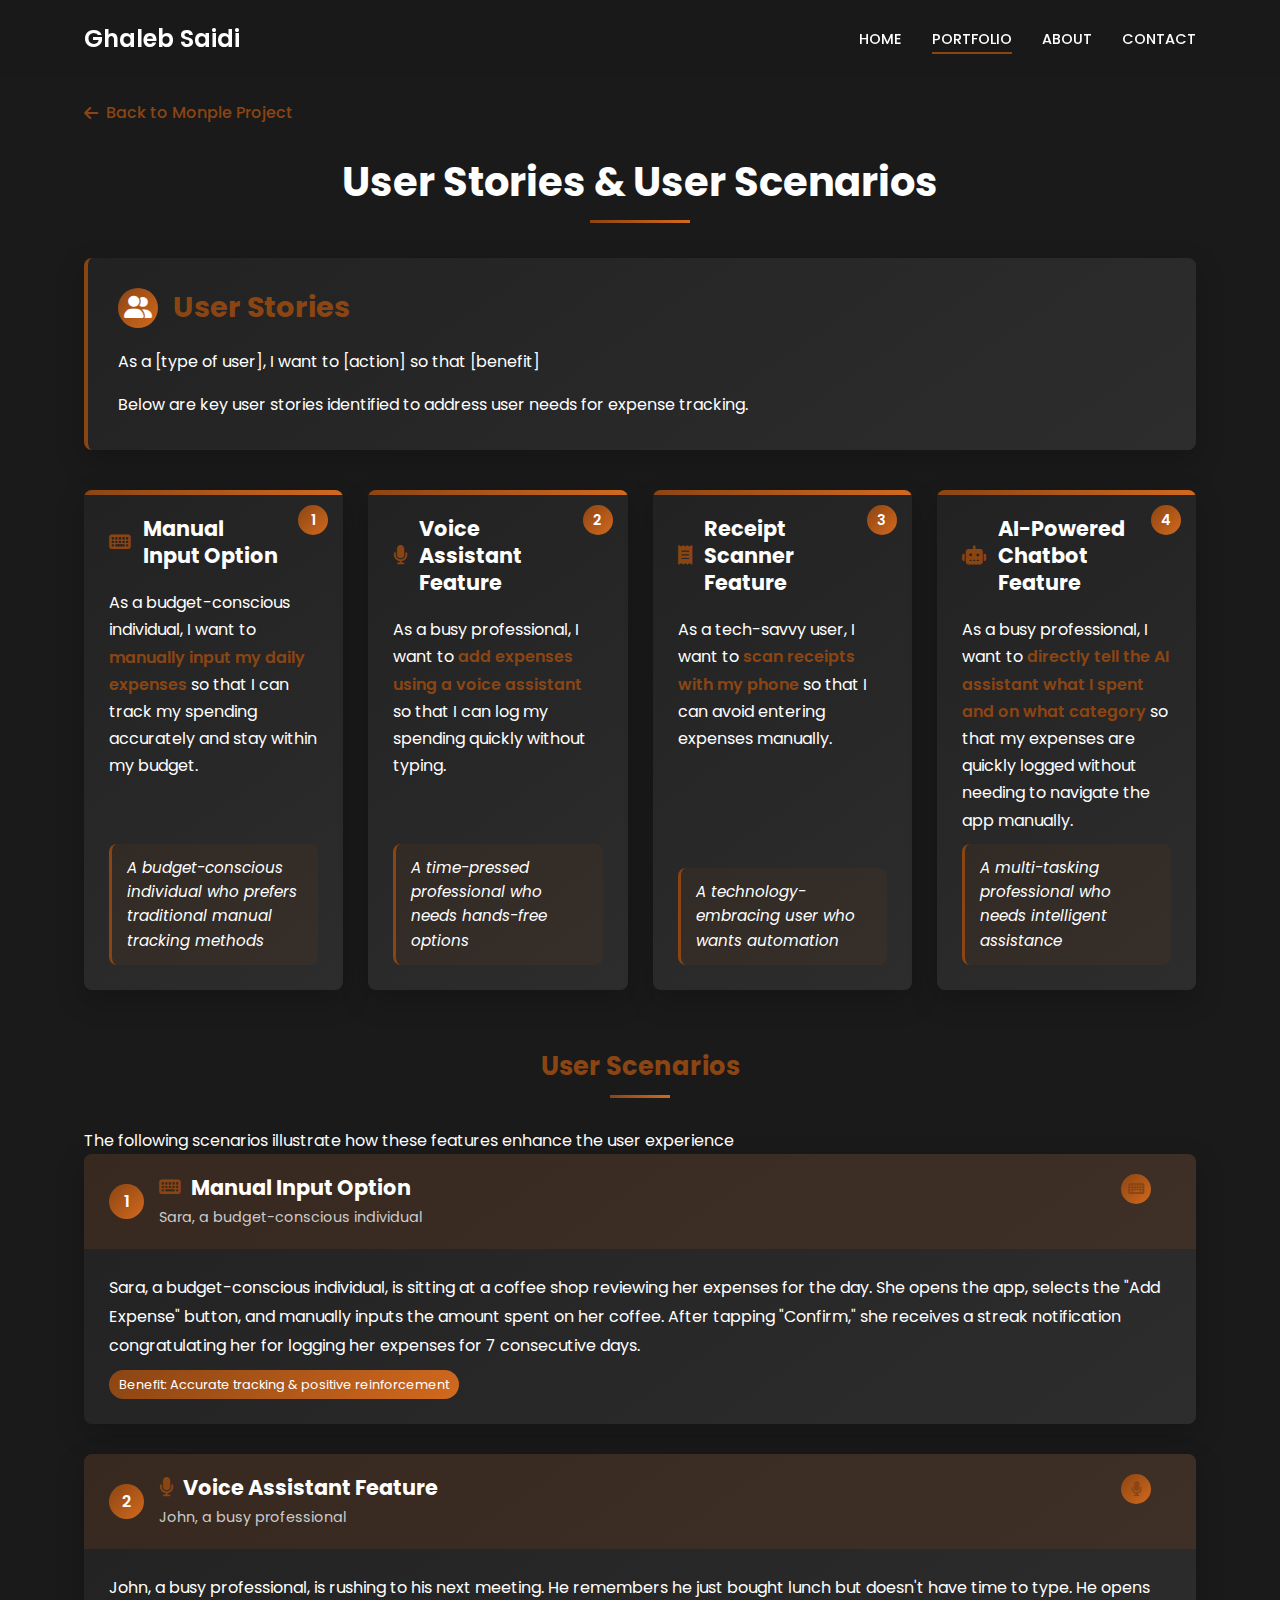
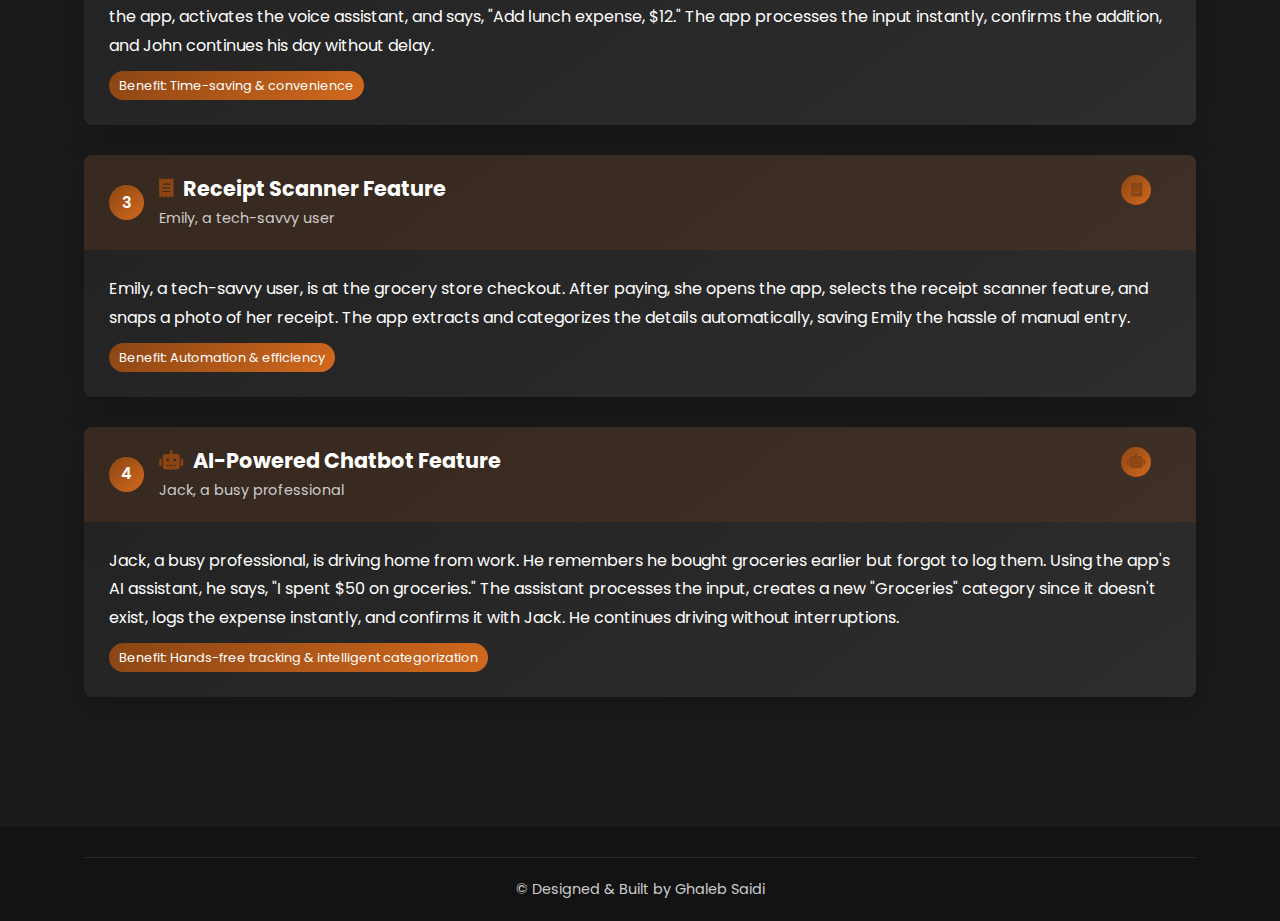
<file: projects/Monple/stories_scenarios.html>
<!DOCTYPE html>
<html lang="en">
<head>

    <!-- Google tag (gtag.js) --> 
    <script async src="https://www.googletagmanager.com/gtag/js?id=G-8N5HYC275G"></script> 
    <script> 
        window.dataLayer = window.dataLayer || []; 
        function gtag(){dataLayer.push(arguments);} 
        gtag('js', new Date()); 
        gtag('config', 'G-8N5HYC275G'); 
    </script>
    
    <meta charset="UTF-8">
    <meta name="viewport" content="width=device-width, initial-scale=1.0">
    <title>User Stories & Scenarios | Monple Project</title>
    <link rel="stylesheet" href="../../styles.css">
    <link rel="stylesheet" href="../../project.css">
    <!-- Google Fonts -->
    <link href="https://fonts.googleapis.com/css2?family=Poppins:wght@300;400;500;600;700&display=swap" rel="stylesheet">
    <!-- Font Awesome for icons -->
    <link rel="stylesheet" href="https://cdnjs.cloudflare.com/ajax/libs/font-awesome/6.4.0/css/all.min.css">
    <style>
        /* Page-specific styles */
        .page-content {
            padding: 100px 0;
            background-color: var(--background-color);
        }
        
        .back-link {
            display: inline-flex;
            align-items: center;
            margin-bottom: 30px;
            color: var(--primary-color);
            font-weight: 500;
            transition: all 0.3s ease;
        }
        
        .back-link i {
            margin-right: 8px;
        }
        
        .back-link:hover {
            transform: translateX(-5px);
        }
        
        h1 {
            text-align: center;
            margin-bottom: 50px;
            font-size: 2.5rem;
            color: var(--text-color);
            position: relative;
        }
        
        h1::after {
            content: '';
            position: absolute;
            bottom: -15px;
            left: 50%;
            transform: translateX(-50%);
            width: 100px;
            height: 3px;
            background: linear-gradient(to right, var(--primary-color), var(--secondary-color));
        }
        
        .intro-card {
            background: linear-gradient(145deg, #222222, #2d2d2d);
            border-radius: var(--border-radius);
            padding: 30px;
            margin-bottom: 40px;
            box-shadow: 0 10px 30px rgba(0, 0, 0, 0.2);
            position: relative;
            overflow: hidden;
            border-left: 4px solid var(--primary-color);
        }
        
        .intro-card h2 {
            font-size: 1.8rem;
            color: var(--primary-color);
            margin-bottom: 20px;
            display: flex;
            align-items: center;
            gap: 15px;
        }
        
        .intro-card h2 i {
            font-size: 1.4rem;
            width: 40px;
            height: 40px;
            background: linear-gradient(135deg, var(--primary-color), var(--secondary-color));
            border-radius: 50%;
            display: flex;
            justify-content: center;
            align-items: center;
            color: var(--text-color);
        }
        
        .intro-card p {
            margin-bottom: 15px;
            line-height: 1.8;
        }
        
        .intro-card p:last-child {
            margin-bottom: 0;
        }
        
        .highlight {
            color: var(--primary-color);
            font-weight: 600;
        }
        
        .section-title {
            font-size: 1.6rem;
            color: var(--primary-color);
            margin: 50px 0 30px;
            text-align: center;
            position: relative;
            padding-bottom: 15px;
        }
        
        .section-title::after {
            content: '';
            position: absolute;
            bottom: 0;
            left: 50%;
            transform: translateX(-50%);
            width: 60px;
            height: 3px;
            background: linear-gradient(to right, var(--primary-color), var(--secondary-color));
        }
        
        .user-stories-section {
    margin: 40px 0 60px;
}

.user-stories-grid {
    display: grid;
    grid-template-columns: repeat(4, 1fr);
    gap: 25px;
}

.story-card {
    background: linear-gradient(145deg, #222222, #2d2d2d);
    border-radius: var(--border-radius);
    padding: 25px;
    box-shadow: 0 10px 30px rgba(0, 0, 0, 0.2);
    transition: transform 0.3s ease, box-shadow 0.3s ease;
    position: relative;
    overflow: hidden;
    height: 100%;
    display: flex;
    flex-direction: column;
    min-height: 360px; /* Set a minimum height for all cards */
}

.story-card:hover {
    transform: translateY(-8px);
    box-shadow: 0 15px 40px rgba(0, 0, 0, 0.3);
}

.story-card::before {
    content: '';
    position: absolute;
    top: 0;
    left: 0;
    width: 100%;
    height: 5px;
    background: linear-gradient(to right, var(--primary-color), var(--secondary-color));
}

.story-card .story-number {
    position: absolute;
    top: 15px;
    right: 15px;
    width: 30px;
    height: 30px;
    background: linear-gradient(135deg, var(--primary-color), var(--secondary-color));
    border-radius: 50%;
    display: flex;
    justify-content: center;
    align-items: center;
    color: var(--text-color);
    font-weight: 600;
    font-size: 0.9rem;
}

.story-card h3 {
    font-size: 1.3rem;
    color: var(--text-color);
    margin-bottom: 20px;
    padding-right: 40px; /* Make space for the number */
    display: flex;
    align-items: center;
    gap: 12px;
}

.story-card h3 i {
    font-size: 1.2rem;
    color: var(--primary-color);
}

.story-card p {
    font-size: 1rem;
    line-height: 1.7;
    margin-bottom: 10px;
}

.story-card .persona {
    margin-top: auto;
    background-color: rgba(139, 69, 19, 0.1);
    padding: 12px 15px;
    border-radius: var(--border-radius);
    font-size: 0.95rem;
    font-style: italic;
    border-left: 3px solid var(--primary-color);
}

/* Add responsive adjustments */
@media (max-width: 1200px) {
    .user-stories-grid {
        grid-template-columns: repeat(2, 1fr);
    }
}

@media (max-width: 768px) {
    .user-stories-grid {
        grid-template-columns: 1fr;
    }
}
        
        .scenario-section {
            margin-top: 60px;
        }
        
        .scenario-card {
            background: linear-gradient(145deg, #222222, #2d2d2d);
            border-radius: var(--border-radius);
            margin-bottom: 30px;
            box-shadow: 0 10px 30px rgba(0, 0, 0, 0.2);
            transition: transform 0.3s ease, box-shadow 0.3s ease;
            position: relative;
            overflow: hidden;
            display: flex;
            flex-direction: column;
        }
        
        .scenario-card:hover {
            transform: translateY(-5px);
            box-shadow: 0 15px 40px rgba(0, 0, 0, 0.3);
        }
        
        .scenario-header {
            background: rgba(139, 69, 19, 0.2);
            padding: 20px 25px;
            position: relative;
            display: flex;
            align-items: center;
            gap: 15px;
        }
        
        .scenario-number {
            width: 35px;
            height: 35px;
            background: linear-gradient(135deg, var(--primary-color), var(--secondary-color));
            border-radius: 50%;
            display: flex;
            justify-content: center;
            align-items: center;
            color: var(--text-color);
            font-weight: 600;
            font-size: 1rem;
            flex-shrink: 0;
        }
        
        .scenario-title {
            flex-grow: 1;
            display: flex;
            flex-direction: column;
        }
        
        .scenario-title h3 {
            font-size: 1.3rem;
            color: var(--text-color);
            margin-bottom: 5px;
            display: flex;
            align-items: center;
            gap: 10px;
        }
        
        .scenario-title h3 i {
            font-size: 1.2rem;
            color: var(--primary-color);
        }
        
        .scenario-title .character {
            font-size: 0.9rem;
            color: var(--secondary-text-color);
        }
        
        .scenario-content {
            padding: 25px;
            line-height: 1.8;
        }
        
        .benefit-tag {
            display: inline-block;
            background: linear-gradient(135deg, var(--primary-color), var(--secondary-color));
            color: var(--text-color);
            padding: 3px 10px;
            border-radius: 20px;
            font-size: 0.8rem;
            margin-top: 10px;
        }
        
        .feature-icons {
            position: absolute;
            top: 20px;
            right: 25px;
            display: flex;
            gap: 10px;
        }
        
        .feature-icon {
            width: 30px;
            height: 30px;
            background-color: var(--card-bg-color);
            border-radius: 50%;
            display: flex;
            justify-content: center;
            align-items: center;
        }
        
        .feature-icon i {
            font-size: 0.9rem;
            color: var(--primary-color);
        }
        
        /* Responsive adjustments */
        @media (max-width: 768px) {
            .user-stories-grid {
                grid-template-columns: 1fr;
            }
            
            .feature-icons {
                position: static;
                margin-top: 15px;
            }
            
            .scenario-header {
                flex-direction: column;
                align-items: flex-start;
                gap: 10px;
            }
            
            .scenario-number {
                margin-bottom: 5px;
            }
        }

        /* Reduce excessive bottom spacing on Monple subpages */
@media (max-width: 768px) {
    /* Target the main content sections on the Monple subpages */
    .page-content {
        padding-bottom: 10px !important; /* Reduce bottom padding */
    }
    
    /* Fix spacing for the footer */
    footer {
        margin-top: 0 !important;
    }
    
    /* Ensure the copyright section doesn't have excessive spacing */
    .copyright {
        margin-top: 10px !important;
        padding-top: 10px !important;
    }
}

    </style>
</head>
<body>
    <!-- Header Section -->
    <header>
        <div class="container">
            <div class="header-content">
                <div class="logo">
                    <a href="../../index.html">Ghaleb Saidi</a>
                </div>
                <nav class="desktop-nav">
                    <ul>
                        <li><a href="../../index.html">HOME</a></li>
                        <li><a href="../../portfolio.html" class="active">PORTFOLIO</a></li>
                        <li><a href="../../about.html">ABOUT</a></li>
                        <li><a href="../../contact.html">CONTACT</a></li>
                    </ul>
                </nav>
                <div class="hamburger">
                    <span></span>
                    <span></span>
                    <span></span>
                </div>
            </div>
        </div>
    </header>

    <!-- Mobile Navigation -->
    <div class="mobile-nav">
        <ul>
            <li><a href="../../index.html">HOME</a></li>
            <li><a href="../../portfolio.html">PORTFOLIO</a></li>
            <li><a href="../../about.html">ABOUT</a></li>
            <li><a href="../../contact.html">CONTACT</a></li>
        </ul>
    </div>

    <!-- Page Content -->
    <section class="page-content">
        <div class="container">
            <a href="./monple.html" class="back-link"><i class="fas fa-arrow-left"></i> Back to Monple Project</a>
            
            <h1>User Stories & User Scenarios</h1>
            
            <div class="intro-card">
                <h2><i class="fas fa-user-friends"></i>User Stories</h2>
                <p>As a [type of user], I want to [action] so that [benefit]</p>
                <p>Below are key user stories identified to address user needs for expense tracking.</p>
            </div>
            
            <div class="user-stories-section">
                <div class="user-stories-grid">
                    <div class="story-card">
                        <div class="story-number">1</div>
                        <h3><i class="fas fa-keyboard"></i>Manual Input Option</h3>
                        <p>As a budget-conscious individual, I want to <span class="highlight">manually input my daily expenses</span> so that I can track my spending accurately and stay within my budget.</p>
                        <div class="persona">A budget-conscious individual who prefers traditional manual tracking methods</div>
                    </div>
                    
                    <div class="story-card">
                        <div class="story-number">2</div>
                        <h3><i class="fas fa-microphone"></i>Voice Assistant Feature</h3>
                        <p>As a busy professional, I want to <span class="highlight">add expenses using a voice assistant</span> so that I can log my spending quickly without typing.</p>
                        <div class="persona">A time-pressed professional who needs hands-free options</div>
                    </div>
                    
                    <div class="story-card">
                        <div class="story-number">3</div>
                        <h3><i class="fas fa-receipt"></i>Receipt Scanner Feature</h3>
                        <p>As a tech-savvy user, I want to <span class="highlight">scan receipts with my phone</span> so that I can avoid entering expenses manually.</p>
                        <div class="persona">A technology-embracing user who wants automation</div>
                    </div>
                    
                    <div class="story-card">
                        <div class="story-number">4</div>
                        <h3><i class="fas fa-robot"></i>AI-Powered Chatbot Feature</h3>
                        <p>As a busy professional, I want to <span class="highlight">directly tell the AI assistant what I spent and on what category</span> so that my expenses are quickly logged without needing to navigate the app manually.</p>
                        <div class="persona">A multi-tasking professional who needs intelligent assistance</div>
                    </div>
                </div>
            </div>
            
            <div class="scenario-section">
                <h2 class="section-title">User Scenarios</h2>
                <p>The following scenarios illustrate how these features enhance the user experience</p>
                
                <div class="scenario-card">
                    <div class="scenario-header">
                        <div class="scenario-number">1</div>
                        <div class="scenario-title">
                            <h3><i class="fas fa-keyboard"></i>Manual Input Option</h3>
                            <span class="character">Sara, a budget-conscious individual</span>
                        </div>
                        <div class="feature-icons">
                            <div class="feature-icon" title="Manual Input Feature">
                                <i class="fas fa-keyboard"></i>
                            </div>
                        </div>
                    </div>
                    <div class="scenario-content">
                        <p>Sara, a budget-conscious individual, is sitting at a coffee shop reviewing her expenses for the day. She opens the app, selects the "Add Expense" button, and manually inputs the amount spent on her coffee. After tapping "Confirm," she receives a streak notification congratulating her for logging her expenses for 7 consecutive days.</p>
                        <span class="benefit-tag">Benefit: Accurate tracking & positive reinforcement</span>
                    </div>
                </div>
                
                <div class="scenario-card">
                    <div class="scenario-header">
                        <div class="scenario-number">2</div>
                        <div class="scenario-title">
                            <h3><i class="fas fa-microphone"></i>Voice Assistant Feature</h3>
                            <span class="character">John, a busy professional</span>
                        </div>
                        <div class="feature-icons">
                            <div class="feature-icon" title="Voice Assistant Feature">
                                <i class="fas fa-microphone"></i>
                            </div>
                        </div>
                    </div>
                    <div class="scenario-content">
                        <p>John, a busy professional, is rushing to his next meeting. He remembers he just bought lunch but doesn't have time to type. He opens the app, activates the voice assistant, and says, "Add lunch expense, $12." The app processes the input instantly, confirms the addition, and John continues his day without delay.</p>
                        <span class="benefit-tag">Benefit: Time-saving & convenience</span>
                    </div>
                </div>
                
                <div class="scenario-card">
                    <div class="scenario-header">
                        <div class="scenario-number">3</div>
                        <div class="scenario-title">
                            <h3><i class="fas fa-receipt"></i>Receipt Scanner Feature</h3>
                            <span class="character">Emily, a tech-savvy user</span>
                        </div>
                        <div class="feature-icons">
                            <div class="feature-icon" title="Receipt Scanner Feature">
                                <i class="fas fa-receipt"></i>
                            </div>
                        </div>
                    </div>
                    <div class="scenario-content">
                        <p>Emily, a tech-savvy user, is at the grocery store checkout. After paying, she opens the app, selects the receipt scanner feature, and snaps a photo of her receipt. The app extracts and categorizes the details automatically, saving Emily the hassle of manual entry.</p>
                        <span class="benefit-tag">Benefit: Automation & efficiency</span>
                    </div>
                </div>
                
                <div class="scenario-card">
                    <div class="scenario-header">
                        <div class="scenario-number">4</div>
                        <div class="scenario-title">
                            <h3><i class="fas fa-robot"></i>AI-Powered Chatbot Feature</h3>
                            <span class="character">Jack, a busy professional</span>
                        </div>
                        <div class="feature-icons">
                            <div class="feature-icon" title="AI Chatbot Feature">
                                <i class="fas fa-robot"></i>
                            </div>
                        </div>
                    </div>
                    <div class="scenario-content">
                        <p>Jack, a busy professional, is driving home from work. He remembers he bought groceries earlier but forgot to log them. Using the app's AI assistant, he says, "I spent $50 on groceries." The assistant processes the input, creates a new "Groceries" category since it doesn't exist, logs the expense instantly, and confirms it with Jack. He continues driving without interruptions.</p>
                        <span class="benefit-tag">Benefit: Hands-free tracking & intelligent categorization</span>
                    </div>
                </div>
            </div>
        </div>
    </section>

    <!-- Footer -->
    <footer>
        <div class="container">
            <!--  <div class="footer-content">
              <div class="social-links">
                    <a href="#"><i class="fab fa-linkedin"></i></a>
                    <a href="#"><i class="fab fa-instagram"></i></a>
                    <a href="#"><i class="fab fa-tiktok"></i></a>
                </div>
                
            </div>
             -->
            <div class="copyright">
                <p>&copy; Designed & Built by Ghaleb Saidi</p>
            </div>
        </div>
    </footer>

    <script src="../../script.js"></script>
</body>
</html>
</file>
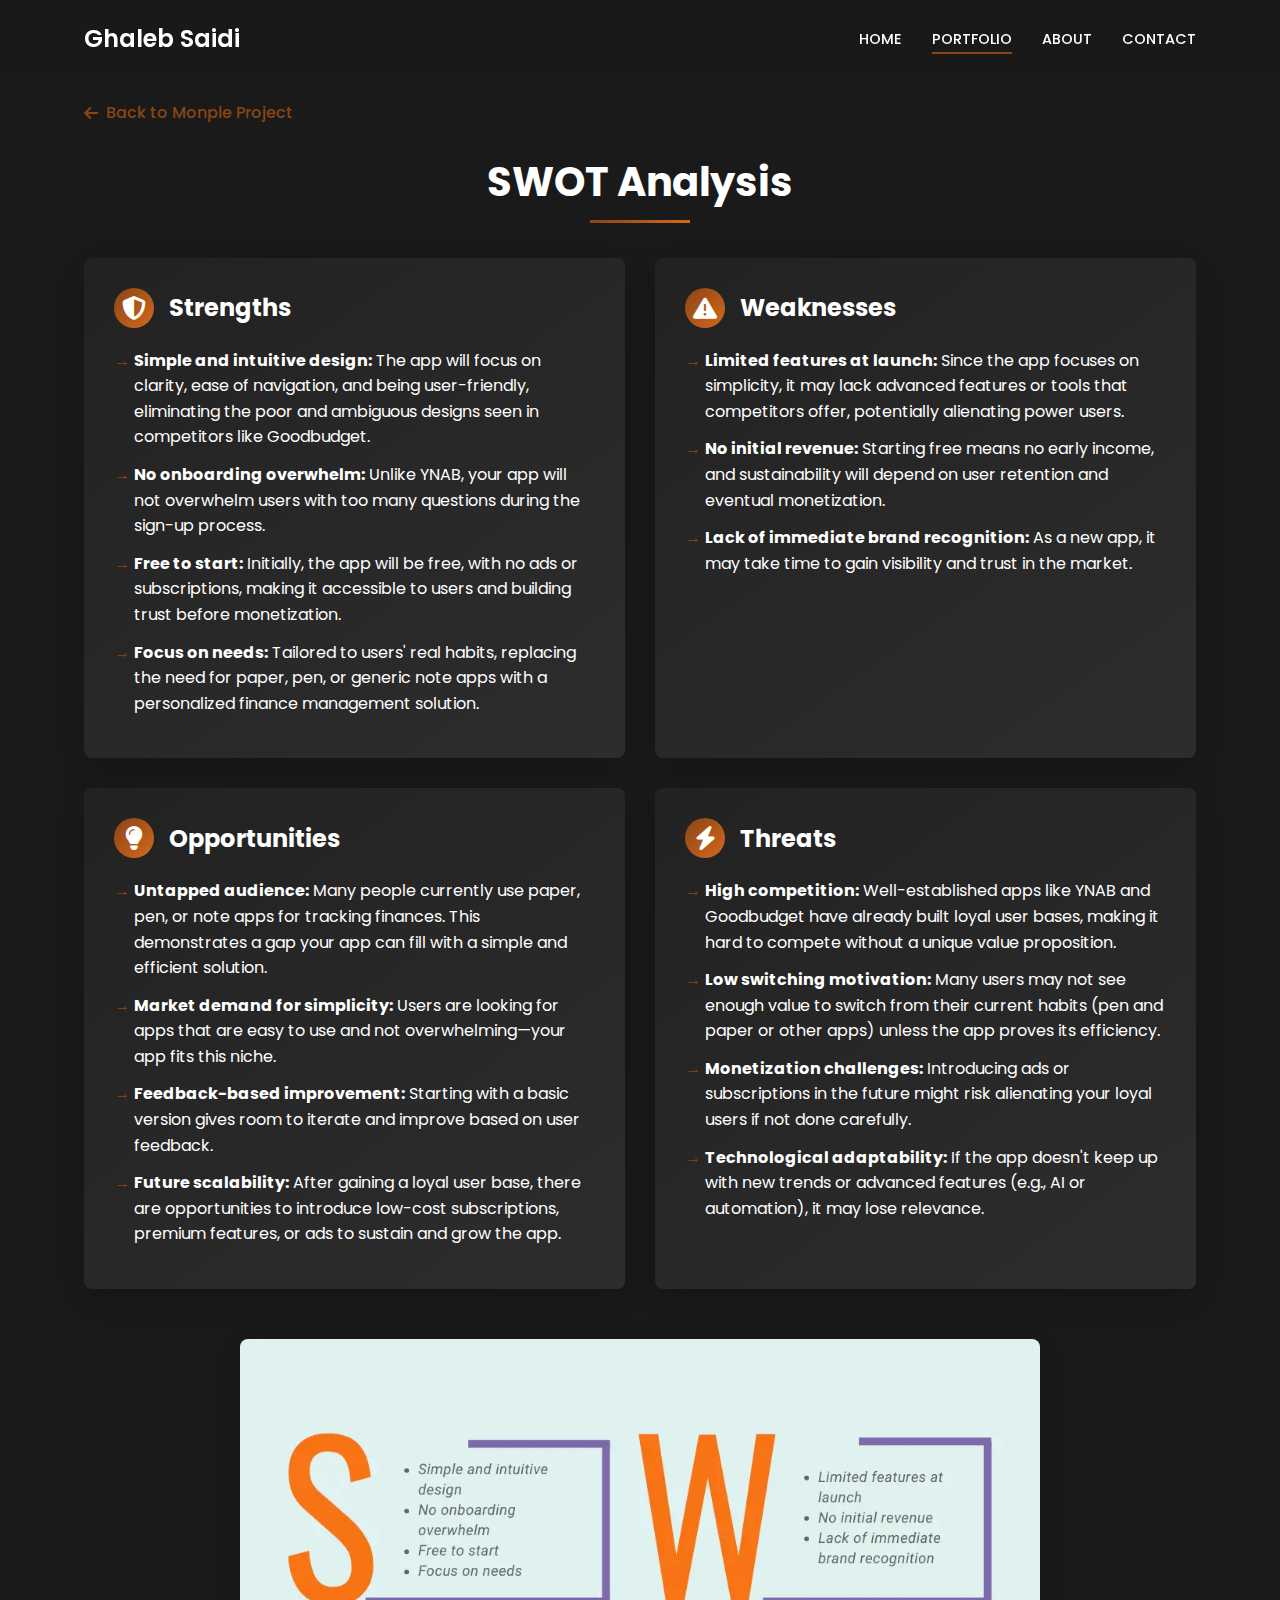
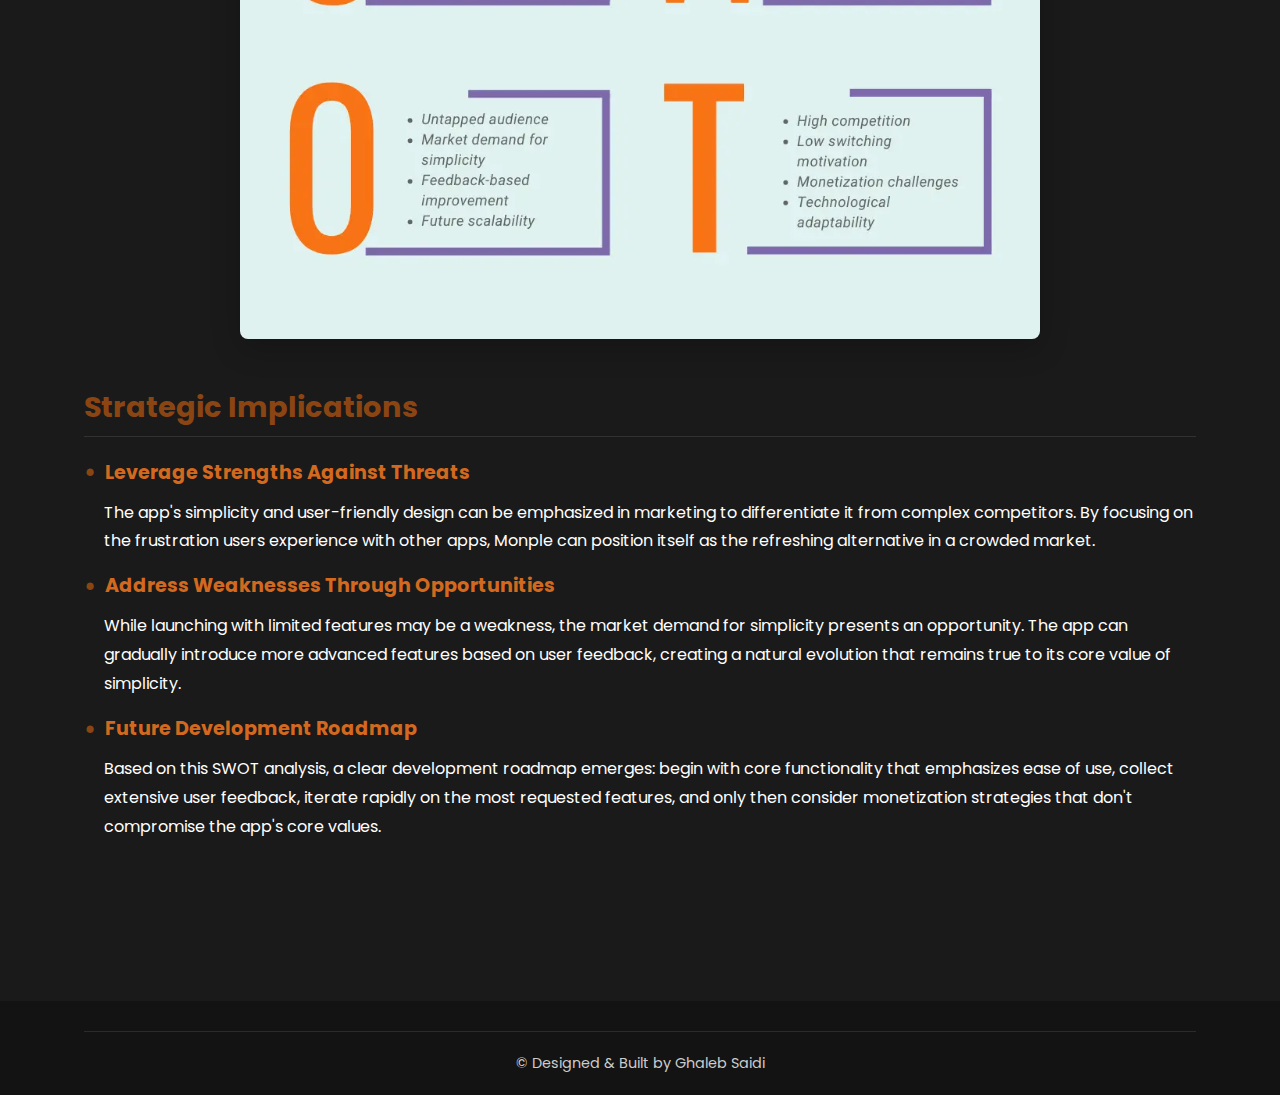
<file: projects/Monple/swot.html>
<!DOCTYPE html>
<html lang="en">
<head>

    <!-- Google tag (gtag.js) --> 
    <script async src="https://www.googletagmanager.com/gtag/js?id=G-8N5HYC275G"></script> 
    <script> 
        window.dataLayer = window.dataLayer || []; 
        function gtag(){dataLayer.push(arguments);} 
        gtag('js', new Date()); 
        gtag('config', 'G-8N5HYC275G'); 
    </script>
    
    <meta charset="UTF-8">
    <meta name="viewport" content="width=device-width, initial-scale=1.0">
    <title>SWOT Analysis | Monple</title>
    <link rel="stylesheet" href="../../styles.css">
    <link rel="stylesheet" href="../../project.css">
    <!-- Google Fonts -->
    <link href="https://fonts.googleapis.com/css2?family=Poppins:wght@300;400;500;600;700&display=swap" rel="stylesheet">
    <!-- Font Awesome for icons -->
    <link rel="stylesheet" href="https://cdnjs.cloudflare.com/ajax/libs/font-awesome/6.4.0/css/all.min.css">
    <style>
        /* Page-specific styles */
        .page-content {
            padding: 100px 0;
            background-color: var(--background-color);
        }
        
        .back-link {
            display: inline-flex;
            align-items: center;
            margin-bottom: 30px;
            color: var(--primary-color);
            font-weight: 500;
            transition: all 0.3s ease;
        }
        
        .back-link i {
            margin-right: 8px;
        }
        
        .back-link:hover {
            transform: translateX(-5px);
        }
        
        h1 {
            text-align: center;
            margin-bottom: 50px;
            font-size: 2.5rem;
            color: var(--text-color);
            position: relative;
        }
        
        h1::after {
            content: '';
            position: absolute;
            bottom: -15px;
            left: 50%;
            transform: translateX(-50%);
            width: 100px;
            height: 3px;
            background: linear-gradient(to right, var(--primary-color), var(--secondary-color));
        }
        
        .swot-section {
            margin-bottom: 60px;
        }
        
        .swot-section h2 {
            font-size: 1.8rem;
            color: var(--primary-color);
            margin-bottom: 20px;
            padding-bottom: 10px;
            border-bottom: 1px solid rgba(255, 255, 255, 0.1);
        }
        
        .swot-item {
            margin-bottom: 15px;
        }
        
        .swot-item h3 {
            font-size: 1.2rem;
            color: var(--secondary-color);
            margin-bottom: 10px;
            display: flex;
            align-items: center;
        }
        
        .swot-item h3::before {
            content: '•';
            color: var(--primary-color);
            margin-right: 10px;
            font-size: 1.5rem;
        }
        
        .swot-item p {
            margin-left: 20px;
            margin-bottom: 15px;
            line-height: 1.8;
        }
        
        .swot-visual {
            width: 100%;
            max-width: 800px;
            margin: 50px auto;
            border-radius: var(--border-radius);
            overflow: hidden;
            box-shadow: 0 10px 30px rgba(0, 0, 0, 0.2);
        }
        
        .swot-visual img {
            width: 100%;
            height: auto;
            display: block;
        }
        
        .swot-grid {
            display: grid;
            grid-template-columns: 1fr 1fr;
            gap: 30px;
            margin-top: 40px;
        }
        
        .swot-card {
            background: linear-gradient(145deg, #222222, #2d2d2d);
            border-radius: var(--border-radius);
            padding: 30px;
            box-shadow: 0 10px 30px rgba(0, 0, 0, 0.2);
            position: relative;
            overflow: hidden;
            transition: transform 0.3s ease, box-shadow 0.3s ease;
        }
        
        .swot-card:hover {
            transform: translateY(-10px);
            box-shadow: 0 15px 40px rgba(0, 0, 0, 0.3);
        }
        
        .swot-card h2 {
            border: none;
            padding: 0;
            margin-bottom: 20px;
            display: flex;
            align-items: center;
        }
        
        .swot-card h2 i {
            margin-right: 15px;
            font-size: 1.5rem;
            width: 40px;
            height: 40px;
            background: linear-gradient(135deg, var(--primary-color), var(--secondary-color));
            border-radius: 50%;
            display: flex;
            justify-content: center;
            align-items: center;
        }
        
        .swot-card ul {
            list-style: none;
            padding: 0;
            margin: 0;
        }
        
        .swot-card li {
            margin-bottom: 12px;
            padding-left: 20px;
            position: relative;
            line-height: 1.6;
        }
        
        .swot-card li::before {
            content: '→';
            color: var(--primary-color);
            position: absolute;
            left: 0;
        }
        
        @media (max-width: 768px) {
            .swot-grid {
                grid-template-columns: 1fr;
            }
        }
       
        /* Additional fixes specifically for SWOT page */
@media (max-width: 768px) {
    .swot-section {
        margin-bottom: 30px !important;
    }
    
    .swot-visual {
        margin: 30px auto !important;
    }
    
    .swot-item:last-child {
        margin-bottom: 0 !important;
    }
    
    /* Force the page content to have minimal bottom padding */
    .page-content {
        padding-bottom: 20px !important;
    }
    
    /* Reduce space in every possible container */
    .container {
        padding-bottom: 0 !important;
    }
    
    /* Ensure the footer sits closer to content */
    footer {
        padding-top: 20px !important;
    }
}

    </style>
</head>
<body>
    <!-- Header Section -->
    <header>
        <div class="container">
            <div class="header-content">
                <div class="logo">
                    <a href="../../index.html">Ghaleb Saidi</a>
                </div>
                <nav class="desktop-nav">
                    <ul>
                        <li><a href="../../index.html">HOME</a></li>
                        <li><a href="../../portfolio.html" class="active">PORTFOLIO</a></li>
                        <li><a href="../../about.html">ABOUT</a></li>
                        <li><a href="../../contact.html">CONTACT</a></li>
                    </ul>
                </nav>
                <div class="hamburger">
                    <span></span>
                    <span></span>
                    <span></span>
                </div>
            </div>
        </div>
    </header>

    <!-- Mobile Navigation -->
    <div class="mobile-nav">
        <ul>
            <li><a href="../../index.html">HOME</a></li>
            <li><a href="../../portfolio.html">PORTFOLIO</a></li>
            <li><a href="../../about.html">ABOUT</a></li>
            <li><a href="../../contact.html">CONTACT</a></li>
        </ul>
    </div>

    <!-- Page Content -->
    <section class="page-content">
        <div class="container">
            <a href="./monple.html" class="back-link"><i class="fas fa-arrow-left"></i> Back to Monple Project</a>
            
            <h1>SWOT Analysis</h1>
            
            <div class="swot-grid">
                <!-- Strengths -->
                <div class="swot-card">
                    <h2><i class="fas fa-shield-alt"></i>Strengths</h2>
                    <ul>
                        <li><strong>Simple and intuitive design:</strong> The app will focus on clarity, ease of navigation, and being user-friendly, eliminating the poor and ambiguous designs seen in competitors like Goodbudget.</li>
                        <li><strong>No onboarding overwhelm:</strong> Unlike YNAB, your app will not overwhelm users with too many questions during the sign-up process.</li>
                        <li><strong>Free to start:</strong> Initially, the app will be free, with no ads or subscriptions, making it accessible to users and building trust before monetization.</li>
                        <li><strong>Focus on needs:</strong> Tailored to users' real habits, replacing the need for paper, pen, or generic note apps with a personalized finance management solution.</li>
                    </ul>
                </div>
                
                <!-- Weaknesses -->
                <div class="swot-card">
                    <h2><i class="fas fa-exclamation-triangle"></i>Weaknesses</h2>
                    <ul>
                        <li><strong>Limited features at launch:</strong> Since the app focuses on simplicity, it may lack advanced features or tools that competitors offer, potentially alienating power users.</li>
                        <li><strong>No initial revenue:</strong> Starting free means no early income, and sustainability will depend on user retention and eventual monetization.</li>
                        <li><strong>Lack of immediate brand recognition:</strong> As a new app, it may take time to gain visibility and trust in the market.</li>
                    </ul>
                </div>
                
                <!-- Opportunities -->
                <div class="swot-card">
                    <h2><i class="fas fa-lightbulb"></i>Opportunities</h2>
                    <ul>
                        <li><strong>Untapped audience:</strong> Many people currently use paper, pen, or note apps for tracking finances. This demonstrates a gap your app can fill with a simple and efficient solution.</li>
                        <li><strong>Market demand for simplicity:</strong> Users are looking for apps that are easy to use and not overwhelming—your app fits this niche.</li>
                        <li><strong>Feedback-based improvement:</strong> Starting with a basic version gives room to iterate and improve based on user feedback.</li>
                        <li><strong>Future scalability:</strong> After gaining a loyal user base, there are opportunities to introduce low-cost subscriptions, premium features, or ads to sustain and grow the app.</li>
                    </ul>
                </div>
                
                <!-- Threats -->
                <div class="swot-card">
                    <h2><i class="fas fa-bolt"></i>Threats</h2>
                    <ul>
                        <li><strong>High competition:</strong> Well-established apps like YNAB and Goodbudget have already built loyal user bases, making it hard to compete without a unique value proposition.</li>
                        <li><strong>Low switching motivation:</strong> Many users may not see enough value to switch from their current habits (pen and paper or other apps) unless the app proves its efficiency.</li>
                        <li><strong>Monetization challenges:</strong> Introducing ads or subscriptions in the future might risk alienating your loyal users if not done carefully.</li>
                        <li><strong>Technological adaptability:</strong> If the app doesn't keep up with new trends or advanced features (e.g., AI or automation), it may lose relevance.</li>
                    </ul>
                </div>
            </div>
            
            <div class="swot-visual">
                <img src="../../assets/SWOT ANALYSIS.webp" alt="SWOT Analysis Visual">
            </div>
            
            <div class="swot-section">
                <h2>Strategic Implications</h2>
                <div class="swot-item">
                    <h3>Leverage Strengths Against Threats</h3>
                    <p>The app's simplicity and user-friendly design can be emphasized in marketing to differentiate it from complex competitors. By focusing on the frustration users experience with other apps, Monple can position itself as the refreshing alternative in a crowded market.</p>
                </div>
                
                <div class="swot-item">
                    <h3>Address Weaknesses Through Opportunities</h3>
                    <p>While launching with limited features may be a weakness, the market demand for simplicity presents an opportunity. The app can gradually introduce more advanced features based on user feedback, creating a natural evolution that remains true to its core value of simplicity.</p>
                </div>
                
                <div class="swot-item">
                    <h3>Future Development Roadmap</h3>
                    <p>Based on this SWOT analysis, a clear development roadmap emerges: begin with core functionality that emphasizes ease of use, collect extensive user feedback, iterate rapidly on the most requested features, and only then consider monetization strategies that don't compromise the app's core values.</p>
                </div>
            </div>
        </div>
    </section>

    <!-- Footer -->
    <footer>
        <div class="container">
            <!--  <div class="footer-content">
              <div class="social-links">
                    <a href="#"><i class="fab fa-linkedin"></i></a>
                    <a href="#"><i class="fab fa-instagram"></i></a>
                    <a href="#"><i class="fab fa-tiktok"></i></a>
                </div>
                
            </div>
             -->
            <div class="copyright">
                <p>&copy; Designed & Built by Ghaleb Saidi</p>
            </div>
        </div>
    </footer>

    <script src="../../script.js"></script>
</body>
</html>
</file>
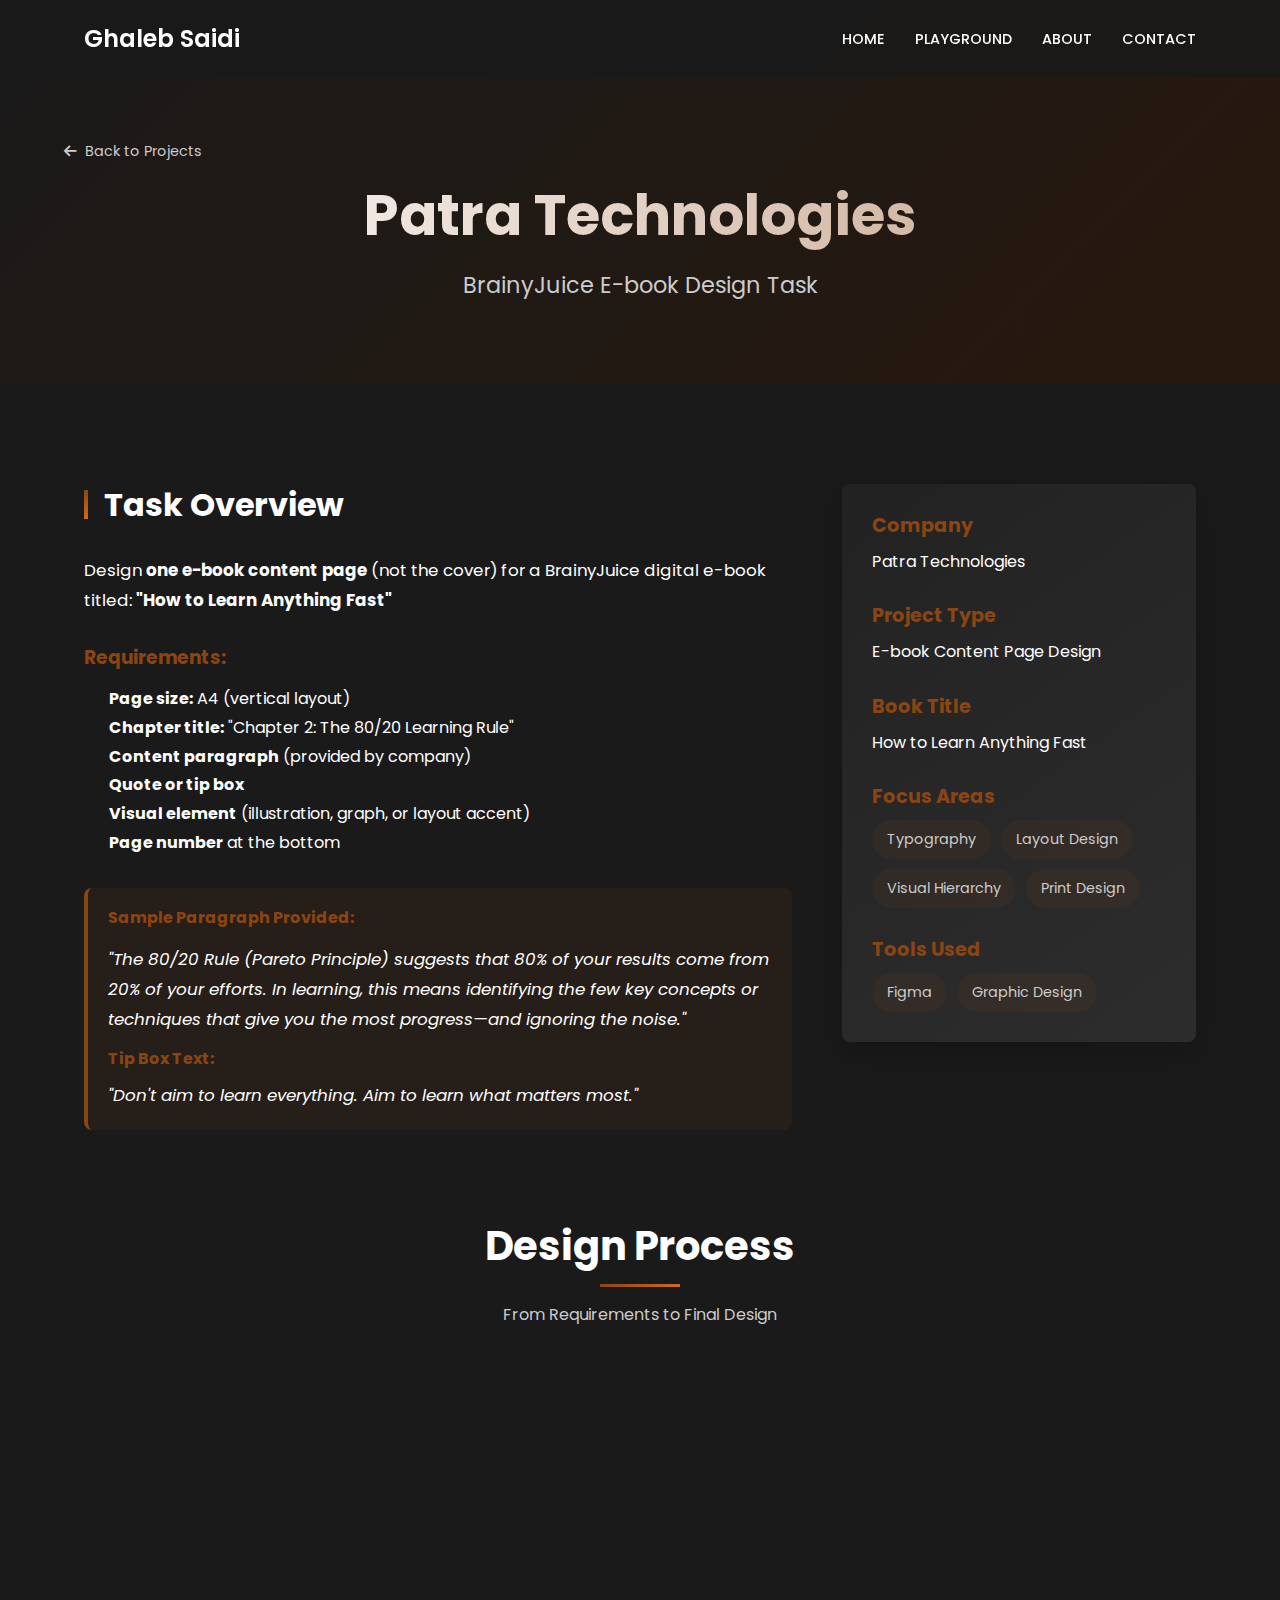
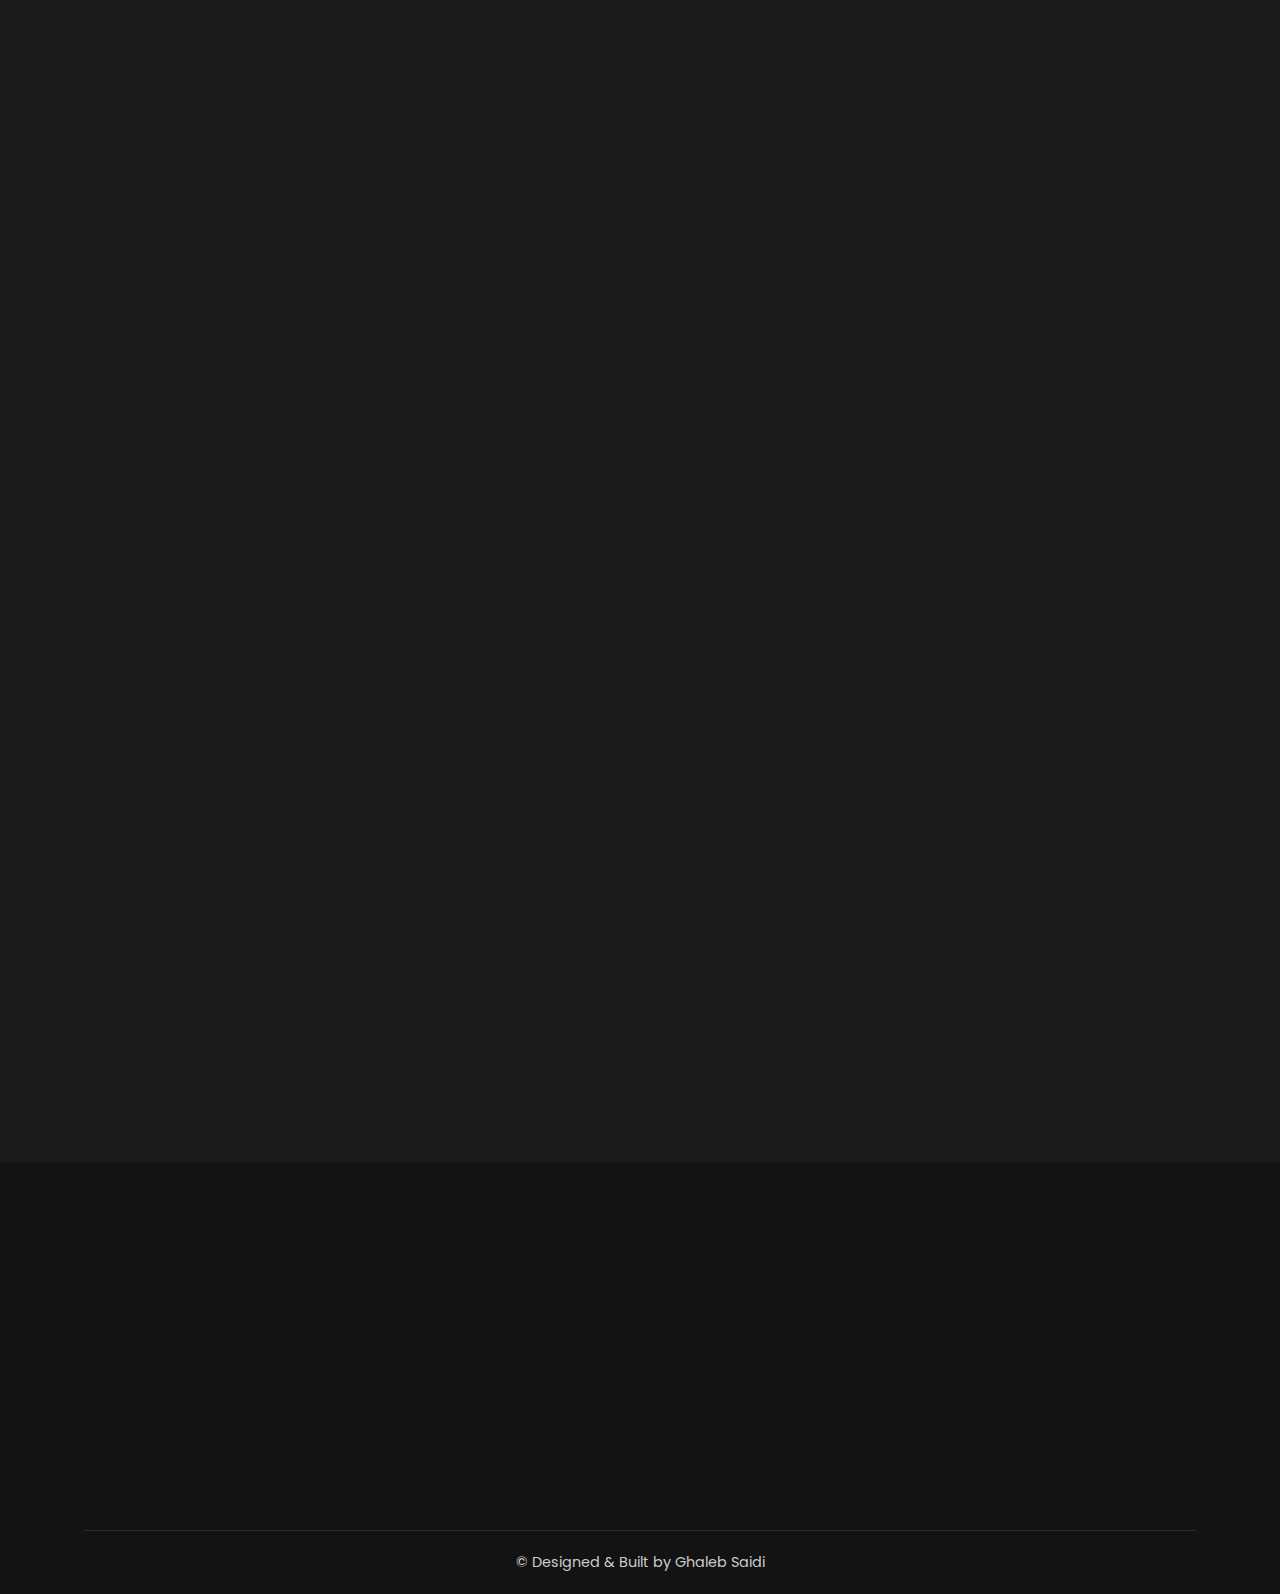
<file: projects/Patra/patra.html>
<!DOCTYPE html>
<html lang="en">
<head>
    <!-- Google tag (gtag.js) --> 
    <script async src="https://www.googletagmanager.com/gtag/js?id=G-8N5HYC275G"></script> 
    <script> 
        window.dataLayer = window.dataLayer || []; 
        function gtag(){dataLayer.push(arguments);} 
        gtag('js', new Date()); 
        gtag('config', 'G-8N5HYC275G'); 
    </script>

    <!-- SEO Meta Tags -->
    <meta charset="UTF-8">
    <meta name="viewport" content="width=device-width, initial-scale=1.0">
    <title>Patra Technologies Task | Ghaleb Saidi</title>
    <meta name="description" content="BrainyJuice e-book design task for Patra Technologies, creating a content page for 'How to Learn Anything Fast' with focus on typography and visual hierarchy.">
    <meta name="keywords" content="Patra Technologies, BrainyJuice e-book design, content page design, Ghaleb Saidi">
    <meta name="author" content="Ghaleb Saidi">

    <!-- Open Graph / Facebook -->
    <meta property="og:type" content="website">
    <meta property="og:url" content="https://ghalebsaidi.com/projects/Patra/patra.html">
    <meta property="og:title" content="Patra Technologies Task | E-book Design by Ghaleb Saidi">
    <meta property="og:description" content="BrainyJuice e-book design task for Patra Technologies, creating a content page for 'How to Learn Anything Fast' with focus on typography and visual hierarchy.">
    <meta property="og:image" content="https://ghalebsaidi.com/assets/patra.webp">

    <!-- Twitter -->
    <meta property="twitter:card" content="summary_large_image">
    <meta property="twitter:url" content="https://ghalebsaidi.com/projects/Patra/patra.html">
    <meta property="twitter:title" content="Patra Technologies Task | E-book Design by Ghaleb Saidi">
    <meta property="twitter:description" content="BrainyJuice e-book design task for Patra Technologies, creating a content page for 'How to Learn Anything Fast' with focus on typography and visual hierarchy.">
    <meta property="twitter:image" content="https://ghalebsaidi.com/assets/patra.webp">

    <!-- Canonical URL -->
    <link rel="canonical" href="https://ghalebsaidi.com/projects/Patra/patra.html">

    <link rel="stylesheet" href="../../styles.css">
    <link rel="stylesheet" href="../../project.css">
    <!-- Google Fonts -->
    <link href="https://fonts.googleapis.com/css2?family=Poppins:wght@300;400;500;600;700&display=swap" rel="stylesheet">
    <!-- Font Awesome for icons -->
    <link rel="stylesheet" href="https://cdnjs.cloudflare.com/ajax/libs/font-awesome/6.4.0/css/all.min.css">

    <style>
/* Desktop spacing */
.highlighted-box {
    margin-top: 70px;
}

.design-comparison-grid {
    display: grid;
    grid-template-columns: 1fr 1fr;
    gap: 40px;
    margin-bottom: 50px;
}

.design-container {
    background: linear-gradient(145deg, #222222, #2d2d2d);
    border-radius: var(--border-radius);
    padding: 20px;
    box-shadow: 0 10px 30px rgba(0, 0, 0, 0.2);
    height: 100%; /* This ensures equal heights */
    display: flex;
    align-items: center; /* Center the image vertically */
}

.design-container.redesigned {
    border-left: 4px solid var(--primary-color);
}

/* Mobile responsiveness - stack vertically */
@media (max-width: 768px) {
    .design-comparison-grid {
        grid-template-columns: 1fr; /* Single column on mobile */
        gap: 20px; /* Reduced gap between stacked images */
        margin-bottom: 20px; /* Reduced bottom margin */
    }
    
    .design-container {
        height: auto; /* Allow natural height on mobile */
    }
    
    .highlighted-box {
        margin-top: 25px !important; /* Tight spacing for mobile */
    }
}

/* Tablet view - keep side by side but with better spacing */
@media (max-width: 992px) and (min-width: 769px) {
    .design-comparison-grid {
        gap: 25px;
    }
    
    .highlighted-box {
        margin-top: 50px; /* Medium spacing for tablets */
    }
}

/* Extra large phones and small tablets */
@media (max-width: 480px) {
    .highlighted-box {
        margin-top: 20px !important; /* Even tighter spacing for very small screens */
    }
    
    .design-comparison-grid {
        gap: 15px;
        margin-bottom: 15px;
    }
}
</style>

</head>
<body>
    <!-- Header Section -->
    <header>
        <div class="container">
            <div class="header-content">
                <div class="logo">
                    <a href="../../index.html">Ghaleb Saidi</a>
                </div>
                <nav class="desktop-nav">
                    <ul>
                        <li><a href="../../index.html">HOME</a></li>
                        <li><a href="../../playground.html">PLAYGROUND</a></li>
                        <li><a href="../../about.html">ABOUT</a></li>
                        <li><a href="../../contact.html">CONTACT</a></li>
                    </ul>
                </nav>
                <div class="hamburger">
                    <span></span>
                    <span></span>
                    <span></span>
                </div>
            </div>
        </div>
    </header>

    <!-- Mobile Navigation -->
    <div class="mobile-nav">
        <ul>
            <li><a href="../../index.html">HOME</a></li>
            <li><a href="../../playground.html">PLAYGROUND</a></li>
            <li><a href="../../about.html">ABOUT</a></li>
            <li><a href="../../contact.html">CONTACT</a></li>
        </ul>
    </div>

    <!-- Project Hero Section -->
    <section class="project-hero">
        <div class="container">
            <div class="project-hero-content">
                <div class="back-to-projects">
                    <a href="../../index.html#projects"><i class="fas fa-arrow-left"></i> Back to Projects</a>
                </div>
                <h1 class="animate-on-scroll">Patra Technologies</h1>
                <p class="project-subtitle animate-on-scroll delay-1">BrainyJuice E-book Design Task</p>
            </div>
        </div>
    </section>

    <!-- Project Overview Section -->
    <section class="project-overview" style="padding-bottom: 30px;">
        <div class="container">
            <div class="overview-grid">
                <div class="overview-content animate-on-scroll">
                    <h2>Task Overview</h2>
                    <p>Design <strong>one e-book content page</strong> (not the cover) for a BrainyJuice digital e-book titled: <strong>"How to Learn Anything Fast"</strong></p>
                    
                    <h3 style="color: var(--primary-color); margin-top: 30px; margin-bottom: 15px;">Requirements:</h3>
                    <ul style="padding-left: 25px; line-height: 1.8;">
                        <li><strong>Page size:</strong> A4 (vertical layout)</li>
                        <li><strong>Chapter title:</strong> "Chapter 2: The 80/20 Learning Rule"</li>
                        <li><strong>Content paragraph</strong> (provided by company)</li>
                        <li><strong>Quote or tip box</strong></li>
                        <li><strong>Visual element</strong> (illustration, graph, or layout accent)</li>
                        <li><strong>Page number</strong> at the bottom</li>
                    </ul>

                    <div style="background: rgba(139, 69, 19, 0.1); border-left: 4px solid var(--primary-color); padding: 20px; margin: 30px 0; border-radius: var(--border-radius);">
                        <h4 style="color: var(--primary-color); margin-bottom: 15px;">Sample Paragraph Provided:</h4>
                        <p style="font-style: italic; margin-bottom: 15px;">"The 80/20 Rule (Pareto Principle) suggests that 80% of your results come from 20% of your efforts. In learning, this means identifying the few key concepts or techniques that give you the most progress—and ignoring the noise."</p>
                        
                        <h4 style="color: var(--primary-color); margin-bottom: 10px;">Tip Box Text:</h4>
                        <p style="font-style: italic; margin-bottom: 0;">"Don't aim to learn everything. Aim to learn what matters most."</p>
                    </div>
                </div>
                <div class="overview-details animate-on-scroll delay-1">
                    <div class="detail-item">
                        <h3>Company</h3>
                        <p>Patra Technologies</p>
                    </div>
                    <div class="detail-item">
                        <h3>Project Type</h3>
                        <p>E-book Content Page Design</p>
                    </div>
                    <div class="detail-item">
                        <h3>Book Title</h3>
                        <p>How to Learn Anything Fast</p>
                    </div>
                    <div class="detail-item">
                        <h3>Focus Areas</h3>
                        <div class="tools-list">
                            <span>Typography</span>
                            <span>Layout Design</span>
                            <span>Visual Hierarchy</span>
                            <span>Print Design</span>
                        </div>
                    </div>
                    <div class="detail-item">
                        <h3>Tools Used</h3>
                        <div class="tools-list">
                            <span>Figma</span>
                            <span>Graphic Design</span>
                        </div>
                    </div>
                </div>
            </div>
        </div>
    </section>

    <!-- Design Process Section -->
<section class="project-section" style="padding-top: 30px;">
    <div class="container">
        <div class="section-header">
            <h2>Design Process</h2>
            <p>From Requirements to Final Design</p>
        </div>
        
        <div class="design-comparison-grid">
            <div class="animate-on-scroll">
                <h3 style="text-align: center; margin-bottom: 20px; color: var(--primary-color);">Initial Requirements</h3>
                <div class="design-container">
                    <img src="../../assets/Required.webp" alt="Initial Requirements" style="width: 100%; border-radius: var(--border-radius);">
                </div>
            </div>
            
            <div class="animate-on-scroll delay-1">
                <h3 style="text-align: center; margin-bottom: 20px; color: var(--primary-color);">Final Design</h3>
                <div class="design-container redesigned">
                    <img src="../../assets/BrainyJuice.webp" alt="Final BrainyJuice E-book Design" style="width: 100%; border-radius: var(--border-radius);">
                </div>
            </div>
        </div>

        <div class="highlighted-box animate-on-scroll delay-2">
            <h3>Design Approach</h3>
            <p>The e-book page design emphasizes readability and visual appeal through careful typography selection, strategic use of white space, and thoughtful placement of visual elements. The design incorporates the 80/20 principle not only in content but also in visual hierarchy, ensuring that the most important information captures 80% of the reader's attention.</p>
            
            <h4 style="color: var(--primary-color); margin-top: 25px; margin-bottom: 15px;">Key Design Elements:</h4>
            <ul style="padding-left: 0; margin-left: 0; line-height: 1.8;">
                <li style="margin-bottom: 8px;"><strong>Typography Hierarchy:</strong> Clear distinction between chapter title, body text, and tip box</li>
                <li style="margin-bottom: 8px;"><strong>Visual Elements:</strong> Strategic use of graphics to support the learning concept</li>
                <li style="margin-bottom: 8px;"><strong>Layout Structure:</strong> A4 vertical format optimized for digital and print reading</li>
                <li style="margin-bottom: 8px;"><strong>Brand Consistency:</strong> Aligned with BrainyJuice brand guidelines and educational focus</li>
            </ul>
        </div>
    </div>
</section>

    <!-- Call To Action Section -->
    <section class="cta" style="padding-bottom: 60px;">
        <div class="container">
            <div class="cta-content animate-on-scroll">
                <h2>Interested in Working Together?</h2>
                <p>Let's discuss how I can help bring your ideas to life.</p>
                <a href="../../contact.html" class="btn primary-btn">Get In Touch</a>
            </div>
        </div>
    </section>

    <!-- Footer -->
    <footer>
        <div class="container">
            <div class="copyright">
                <p>&copy; Designed & Built by Ghaleb Saidi</p>
            </div>
        </div>
    </footer>

    <script src="../../script.js"></script>
</body>
</html>
</file>
<file: styles.css>
/* Base Styles and Variables */
:root {
    --primary-color: #8B4513;
    --secondary-color: #D2691E;
    --background-color: #1A1A1A;
    --text-color: #FFFFFF;
    --secondary-text-color: #CCCCCC;
    --accent-color: #FF6B35;
    --card-bg-color: #2A2A2A;
    --border-radius: 8px;
    --transition: all 0.3s ease;
    --box-shadow: 0 5px 15px rgba(0, 0, 0, 0.1);
}

* {
    margin: 0;
    padding: 0;
    box-sizing: border-box;
}

body {
    font-family: 'Poppins', sans-serif;
    background-color: var(--background-color);
    color: var(--text-color);
    line-height: 1.6;
    overflow-x: hidden;
}

.container {
    width: 90%;
    max-width: 1200px;
    margin: 0 auto;
    padding: 0 20px;
}

h1, h2, h3, h4, h5, h6 {
    margin-bottom: 1rem;
    line-height: 1.3;
}

a {
    text-decoration: none;
    color: inherit;
    transition: var(--transition);
}

ul {
    list-style: none;
}

.btn {
    display: inline-block;
    padding: 12px 28px;
    border-radius: var(--border-radius);
    font-weight: 500;
    text-align: center;
    cursor: pointer;
    transition: var(--transition);
}

.primary-btn {
    background-color: var(--primary-color);
    color: var(--text-color);
}

.primary-btn:hover {
    background-color: var(--secondary-color);
    transform: translateY(-3px);
}

.secondary-btn {
    background-color: transparent;
    border: 1px solid var(--primary-color);
    color: var(--text-color);
}

.secondary-btn:hover {
    background-color: rgba(139, 69, 19, 0.1);
    transform: translateY(-3px);
}

section {
    padding: 80px 0;
}

.section-header {
    text-align: center;
    margin-bottom: 50px;
}

.section-header h2 {
    font-size: 2.5rem;
    margin-bottom: 15px;
    position: relative;
    display: inline-block;
}

.section-header h2::after {
    content: '';
    position: absolute;
    bottom: -10px;
    left: 50%;
    transform: translateX(-50%);
    width: 70px;
    height: 3px;
    background-color: var(--primary-color);
}

.section-header p {
    color: var(--secondary-text-color);
    max-width: 600px;
    margin: 0 auto;
}

/* Animation Classes */
.animate-on-scroll {
    opacity: 0;
    transform: translateY(30px);
    transition: opacity 0.6s ease, transform 0.6s ease;
}

.animate-on-scroll.visible {
    opacity: 1;
    transform: translateY(0);
}

.delay-1 {
    transition-delay: 0.2s;
}

.delay-2 {
    transition-delay: 0.4s;
}

.delay-3 {
    transition-delay: 0.6s;
}

/* Header Styles */
header {
    position: fixed;
    top: 0;
    left: 0;
    width: 100%;
    z-index: 1000;
    background-color: rgba(26, 26, 26, 0.9);
    backdrop-filter: blur(10px);
    transition: var(--transition);
}

.header-content {
    display: flex;
    justify-content: space-between;
    align-items: center;
    padding: 20px 0;
}

.logo a {
    font-size: 1.5rem;
    font-weight: 600;
    color: var(--text-color);
}

.desktop-nav ul {
    display: flex;
}

.desktop-nav ul li {
    margin-left: 30px;
}

.desktop-nav ul li a {
    font-size: 0.9rem;
    font-weight: 500;
    position: relative;
}

.desktop-nav ul li a::after {
    content: '';
    position: absolute;
    bottom: -5px;
    left: 0;
    width: 0;
    height: 2px;
    background-color: var(--primary-color);
    transition: var(--transition);
}

.desktop-nav ul li a:hover::after,
.desktop-nav ul li a.active::after {
    width: 100%;
}

.hamburger {
    display: none;
    cursor: pointer;
}

.hamburger span {
    display: block;
    width: 25px;
    height: 2px;
    background-color: var(--text-color);
    margin: 5px 0;
    transition: var(--transition);
}

.mobile-nav {
    position: fixed;
    top: 0;
    left: 0;
    width: 100%;
    height: 100vh;
    background-color: var(--background-color);
    z-index: 999;
    display: flex;
    justify-content: center;
    align-items: center;
    transform: translateY(-100%);
    transition: var(--transition);
}

.mobile-nav.open {
    transform: translateY(0);
}

.mobile-nav ul {
    text-align: center;
}

.mobile-nav ul li {
    margin: 20px 0;
}

.mobile-nav ul li a {
    font-size: 1.5rem;
    font-weight: 500;
}

/* Hero Section */
.hero {
    padding-top: 150px;
    min-height: 100vh;
    display: flex;
    align-items: center;
}

.hero-content {
    display: flex;
    align-items: center;
    justify-content: space-between;
}

.hero-text {
    flex: 1;
    padding-right: 50px;
}

.hero-text h1 {
    font-size: 3.5rem;
    font-weight: 700;
    margin-bottom: 20px;
    line-height: 1.2;
}

.hero-text p {
    font-size: 1.1rem;
    color: var(--secondary-text-color);
    margin-bottom: 30px;
    max-width: 500px;
}

.hero-buttons {
    display: flex;
    gap: 15px;
    margin-top: 30px;
}

.hero-image {
    flex: 1;
    position: relative;
}

.interactive-element {
    position: relative;
    width: 100%;
    height: 400px;
    display: flex;
    justify-content: center;
    align-items: center;
}

.avatar-container {
    position: relative;
    width: 300px;
    height: 300px;
}

.avatar {
    width: 100%;
    height: 100%;
    object-fit: cover;
    border-radius: 50%;
    border: 5px solid var(--primary-color);
}

.floating-elements {
    position: absolute;
    top: 0;
    left: 0;
    width: 100%;
    height: 100%;
}

.element {
    position: absolute;
    width: 50px;
    height: 50px;
    background-color: var(--card-bg-color);
    border-radius: 50%;
    display: flex;
    justify-content: center;
    align-items: center;
    box-shadow: var(--box-shadow);
    animation: float 6s infinite ease-in-out;
}

.element i {
    font-size: 1.5rem;
    color: var(--primary-color);
}

#element-1 {
    top: 20%;
    left: -20%;
    animation-delay: 0s;
}

#element-2 {
    top: 10%;
    right: -10%;
    animation-delay: 1.5s;
}

#element-3 {
    bottom: 20%;
    left: -15%;
    animation-delay: 1s;
}

#element-4 {
    bottom: 10%;
    right: -20%;
    animation-delay: 0.5s;
}

@keyframes float {
    0%, 100% {
        transform: translateY(0);
    }
    50% {
        transform: translateY(-15px);
    }
}

/* Projects Section */
.projects {
    background-color: #1F1F1F;
}

/* Updated Projects Section Styles */
.project-category {
    margin-bottom: 60px;
}

.project-category h3 {
    font-size: 1.8rem;
    margin-bottom: 30px;
    padding-bottom: 10px;
    border-bottom: 1px solid rgba(255, 255, 255, 0.1);
}

.projects-grid {
    display: grid;
    grid-template-columns: repeat(auto-fill, minmax(300px, 1fr));
    gap: 30px;
}

.project-card {
    background-color: var(--card-bg-color);
    border-radius: var(--border-radius);
    overflow: hidden;
    transition: transform 0.4s cubic-bezier(0.175, 0.885, 0.32, 1.275), 
                box-shadow 0.4s ease;
    box-shadow: var(--box-shadow);
    height: 100%;
}

.project-card:hover {
    transform: translateY(-10px);
    box-shadow: 0 15px 30px rgba(0, 0, 0, 0.2);
}

/* Remove featured class - all cards same size */
.project-image {
    position: relative;
    overflow: hidden;
    height: 250px;
}

.project-image img {
    width: 100%;
    height: 100%;
    object-fit: cover; /* Changed from contain to cover */
    transition: transform 0.5s ease;
}

.project-card:hover .project-image img {
    transform: scale(1.05);
}

.project-overlay {
    position: absolute;
    top: 0;
    left: 0;
    width: 100%;
    height: 100%;
    background: linear-gradient(135deg, rgba(139, 69, 19, 0.9), rgba(210, 105, 30, 0.9));
    display: flex;
    justify-content: center;
    align-items: center;
    opacity: 0;
    transition: all 0.4s ease;
    transform: translateY(10px);
}

.project-card:hover .project-overlay {
    opacity: 1;
    transform: translateY(0);
}

.view-project {
    position: relative;
    overflow: hidden;
    background-color: var(--background-color);
    color: var(--text-color);
    padding: 12px 24px;
    border-radius: var(--border-radius);
    font-weight: 500;
    transition: all 0.3s ease;
    z-index: 1;
}

.view-project:before {
    content: '';
    position: absolute;
    top: 0;
    left: -100%;
    width: 100%;
    height: 100%;
    background: var(--primary-color);
    transition: all 0.3s ease;
    z-index: -1;
}

.view-project:hover:before {
    left: 0;
}

.view-project:hover {
    color: white;
    transform: scale(1.05);
    box-shadow: 0 5px 15px rgba(0, 0, 0, 0.2);
}

.project-info {
    flex: 1;
    display: flex;
    flex-direction: column;
    padding: 20px;
    justify-content: space-between; /* This will distribute space evenly */
}

.project-info h4 {
    font-size: 1.3rem;
    margin-bottom: 15px;
}

.project-info p {
    color: var(--secondary-text-color);
    margin-bottom: 15px;
}

/* Responsive adjustments */
@media (max-width: 992px) {
    .projects-grid {
        grid-template-columns: repeat(2, 1fr);
    }
}

@media (max-width: 576px) {
    .projects-grid {
        grid-template-columns: 1fr;
    }
}

.tech-stack {
    display: flex;
    flex-wrap: wrap;
    gap: 10px;
}

.tech-stack span {
    background-color: rgba(139, 69, 19, 0.2);
    color: var(--secondary-color);
    padding: 5px 10px;
    border-radius: 20px;
    font-size: 0.8rem;
}

.view-all-container {
    text-align: center;
    margin-top: 40px;
}

/* Skills Section */
.skills-container {
    display: grid;
    grid-template-columns: repeat(auto-fit, minmax(300px, 1fr));
    gap: 40px;
}

.skill-category {
    background-color: var(--card-bg-color);
    border-radius: var(--border-radius);
    padding: 30px;
    box-shadow: var(--box-shadow);
}

.skill-category h3 {
    font-size: 1.5rem;
    margin-bottom: 20px;
    color: var(--primary-color);
}

.skill-icons {
    display: flex;
    flex-wrap: wrap;
    gap: 20px;
}

.skill-icon {
    display: flex;
    flex-direction: column;
    align-items: center;
    text-align: center;
    width: 80px;
}

.skill-icon i {
    font-size: 2rem;
    margin-bottom: 10px;
    color: var(--secondary-color);
}

.skill-icon span {
    font-size: 0.8rem;
}

.skill-list {
    display: flex;
    flex-wrap: wrap;
    gap: 10px;
}

.skill-list span {
    background-color: rgba(139, 69, 19, 0.2);
    color: var(--secondary-color);
    padding: 8px 15px;
    border-radius: 20px;
    font-size: 0.9rem;
}

/* CTA Section */
.cta {
    background-color: #131313;
    text-align: center;
    padding: 100px 0;
    padding-bottom: 60px;
}

.cta-content h2 {
    font-size: 2.5rem;
    margin-bottom: 20px;
}

.cta-content p {
    max-width: 600px;
    margin: 0 auto 30px;
    color: var(--secondary-text-color);
}

/* Footer */
footer {
    background-color: #131313;
    padding-top: 80px;
    padding-bottom: 20px;
    padding-top: 30px;
}

.footer-content {
    display: flex;
    justify-content: space-between;
    flex-wrap: wrap;
    margin-bottom: 40px;
}

.footer-logo a {
    font-size: 1.8rem;
    font-weight: 600;
    display: block;
    margin-bottom: 10px;
}

.footer-logo p {
    color: var(--secondary-text-color);
}

.footer-links ul {
    display: flex;
    gap: 20px;
}

.social-links {
    display: flex;
    gap: 15px;
}

.social-links a {
    width: 40px;
    height: 40px;
    border-radius: 50%;
    background-color: var(--card-bg-color);
    display: flex;
    justify-content: center;
    align-items: center;
    transition: var(--transition);
}

.social-links a:hover {
    background-color: var(--primary-color);
}

.social-links a i {
    font-size: 1.2rem;
}

.copyright {
    padding-top: 20px;
    border-top: 1px solid rgba(255, 255, 255, 0.1);
    text-align: center;
}

.copyright p {
    color: var(--secondary-text-color);
    font-size: 0.9rem;
}

/* Responsive Styles */
@media (max-width: 1024px) {
    .hero-text h1 {
        font-size: 2.8rem;
    }
    
    .project-card.featured {
        grid-column: auto;
    }
    
    .featured .project-image {
        height: 200px;
    }
}

@media (max-width: 768px) {
    section {
        padding: 60px 0;
    }
    
    .desktop-nav {
        display: none;
    }
    
    .hamburger {
        display: block;
    }
    
    .hero {
        padding-top: 120px;
    }
    
    .hero-content {
        flex-direction: column;
        text-align: center;
    }
    
    .hero-text {
        padding-right: 0;
        margin-bottom: 50px;
    }
    
    .hero-text p {
        margin: 0 auto 30px;
    }
    
    .hero-buttons {
        justify-content: center;
    }
    
    .footer-content {
        flex-direction: column;
        gap: 30px;
        align-items: center;
        text-align: center;
    }
    
    .skills-container {
        grid-template-columns: 1fr;
    }
}

@media (max-width: 576px) {
    .hero-text h1 {
        font-size: 2.2rem;
    }
    
    .section-header h2 {
        font-size: 2rem;
    }
    
    .projects-grid {
        grid-template-columns: 1fr;
    }
    
    .skill-icons {
        justify-content: center;
    }
    
    .cta-content h2 {
        font-size: 2rem;
    }
    
    .footer-links ul {
        flex-direction: column;
        gap: 10px;
        align-items: center;
    }
}

.avatar {
    transition: transform 0.2s ease-out;
    filter: drop-shadow(0px 4px 8px rgba(0, 0, 0, 0.3));
}

/* Make floating elements follow avatar with a slight delay for interesting effect */
.floating-elements .element {
    transition: transform 0.3s ease-out;
}

/* Updated Footer Styles */
.footer-content {
    display: flex;
    justify-content: center;
    margin-bottom: 40px;
}

.social-links {
    display: flex;
    gap: 20px;
    justify-content: center;
}

.social-links a {
    width: 45px;
    height: 45px;
    border-radius: 50%;
    background-color: var(--card-bg-color);
    display: flex;
    justify-content: center;
    align-items: center;
    transition: var(--transition);
    box-shadow: 0 4px 10px rgba(0, 0, 0, 0.2);
}

.social-links a:hover {
    background-color: var(--primary-color);
    transform: translateY(-5px);
}

.social-links a i {
    font-size: 1.3rem;
}

/* Enhanced project card hover animations */
.project-card {
    transform-origin: center bottom;
    transition: transform 0.4s cubic-bezier(0.175, 0.885, 0.32, 1.275), 
                box-shadow 0.4s ease;
}

.project-card:hover {
    transform: translateY(-12px) scale(1.02);
    box-shadow: 0 20px 40px rgba(0, 0, 0, 0.3);
}

.project-image {
    position: relative;
    overflow: hidden;
    height: 200px;
}

.project-image img {
    transition: transform 0.6s ease, filter 0.4s ease;
}

.project-card:hover .project-image img {
    transform: scale(1.08);
    filter: brightness(0.8);
}

.project-overlay {
    background: linear-gradient(135deg, rgba(139, 69, 19, 0.9), rgba(210, 105, 30, 0.9));
    opacity: 0;
    transform: translateY(10px);
    transition: opacity 0.4s ease, transform 0.4s ease;
}

.project-card:hover .project-overlay {
    opacity: 1;
    transform: translateY(0);
}

.view-project {
    position: relative;
    overflow: hidden;
    background-color: var(--background-color);
    color: var(--text-color);
    padding: 12px 24px;
    border-radius: var(--border-radius);
    font-weight: 500;
    transition: all 0.3s ease;
    z-index: 1;
}

.view-project:before {
    content: '';
    position: absolute;
    top: 0;
    left: -100%;
    width: 100%;
    height: 100%;
    background: var(--primary-color);
    transition: all 0.3s ease;
    z-index: -1;
}

.view-project:hover:before {
    left: 0;
}

.view-project:hover {
    color: white;
    transform: scale(1.05);
    box-shadow: 0 5px 15px rgba(0, 0, 0, 0.2);
}

/* Hero section enhancements */
.hero-text h1 {
    position: relative;
    overflow: hidden;
    background: linear-gradient(to right, var(--text-color), var(--primary-color));
    -webkit-background-clip: text;
    -webkit-text-fill-color: transparent;
    background-clip: text;
    background-size: 200% auto;
    animation: textGradient 4s linear infinite;
}

@keyframes textGradient {
    0% {
        background-position: 0% center;
    }
    50% {
        background-position: 100% center;
    }
    100% {
        background-position: 0% center;
    }
}

/* Enhanced interactive avatar animation */
.avatar-container {
    position: relative;
    transition: all 0.5s ease;
}

.avatar-container:hover .avatar {
    box-shadow: 0 20px 30px rgba(139, 69, 19, 0.3);
    transform: translateY(-10px);
}

.avatar {
    transition: transform 0.5s cubic-bezier(0.175, 0.885, 0.32, 1.275), 
                box-shadow 0.5s ease, 
                filter 0.5s ease;
    border: 6px solid var(--primary-color);
    filter: drop-shadow(0px 8px 15px rgba(0, 0, 0, 0.3));
}

.floating-elements .element {
    transition: all 0.5s cubic-bezier(0.175, 0.885, 0.32, 1.275);
}

.avatar-container:hover .element {
    transform: scale(1.1) translateY(-10px);
    box-shadow: 0 15px 25px rgba(0, 0, 0, 0.2);
}

/* Coming Soon Overlay Styles */
.coming-soon-overlay {
    background: linear-gradient(135deg, rgba(139, 69, 19, 0.85), rgba(210, 105, 30, 0.85));
    opacity: 1 !important;
    transform: none !important;
    display: flex;
    justify-content: center;
    align-items: center;
}

.coming-soon-badge {
    background-color: rgba(0, 0, 0, 0.7);
    color: var(--text-color);
    padding: 12px 24px;
    border-radius: var(--border-radius);
    font-weight: 600;
    border: 2px solid var(--primary-color);
    display: flex;
    flex-direction: column;
    align-items: center;
    gap: 10px;
    transform: rotate(-5deg);
    box-shadow: 0 5px 15px rgba(0, 0, 0, 0.3);
    transition: transform 0.3s ease;
}

.coming-soon-badge i {
    font-size: 1.5rem;
    color: var(--primary-color);
}

.coming-soon-badge span {
    font-size: 1.1rem;
    letter-spacing: 1px;
}

.project-card:hover .coming-soon-badge {
    transform: rotate(0deg) scale(1.1);
}

.project-note {
    flex: 1; /* Make all notes take up equal space */
    min-height: 100px; /* Set minimum height for all note boxes */
    background-color: rgba(139, 69, 19, 0.1);
    border-radius: var(--border-radius);
    padding: 12px 15px;
    display: flex;
    align-items: flex-start;
    gap: 10px;
    font-style: italic;
    color: var(--secondary-text-color);
    font-size: 0.9rem;
    line-height: 1.5;
}

.project-note i {
    color: var(--primary-color);
    font-size: 1rem;
    margin-top: 2px;
    flex-shrink: 0;
}



.project-card {
    display: flex;
    flex-direction: column;
    height: 100%;
}


.project-note i {
    color: var(--primary-color);
    font-size: 1rem;
    margin-top: 2px;
    flex-shrink: 0;
}


.projects-grid {
    display: grid;
    grid-template-columns: repeat(auto-fill, minmax(300px, 1fr));
    gap: 30px;
}

.project-card {
    height: 100%;
    display: flex;
    flex-direction: column;
}

.project-image {
    position: relative;
    overflow: hidden;
    height: 250px;
}

/* Add to your styles.css file */
.project-card {
    height: auto;
    display: flex;
    flex-direction: column;
    margin-bottom: 30px;
}




.projects-grid {
    display: grid;
    grid-template-columns: repeat(auto-fill, minmax(300px, 1fr));
    gap: 30px;
    align-items: start;
}

/* Fixed height cards */
.project-card {
    height: 100%;
    display: flex;
    flex-direction: column;
}

.project-image {
    height: 250px; /* Fixed height for all images */
}





.projects-grid {
    display: grid;
    grid-template-columns: repeat(auto-fill, minmax(300px, 1fr));
    gap: 30px;
}

.project-note span {
    display: flex;
    align-items: center;
    flex: 1;
}

/* CSS for button animations - ensure 100% fill */
.complete-animation::before {
    left: 0 !important;
    width: 100% !important;
    transition-duration: 0.15s !important;
}

/* Additional forced styling to ensure full completion */
.project-overlay .view-project.complete-animation::before {
    transform: none !important;
    opacity: 1 !important;
}

/* Disable animations only for exploration buttons on mobile */
.no-animation-mobile,
.no-animation-mobile::before {
    transition: none !important;
    animation: none !important;
}

@media (max-width: 768px) {
    .enhanced-link::before {
        display: none !important;
    }
}

/* Enhanced Mobile Navigation Styling */
.mobile-nav ul li a {
    position: relative;
    transition: color 0.3s ease;
}

.mobile-nav ul li a::after {
    content: '';
    position: absolute;
    bottom: -5px;
    left: 0;
    width: 0;
    height: 2px;
    background-color: var(--primary-color);
    transition: width 0.3s ease;
}

/* Show full underline for active page */
.mobile-nav ul li a.active {
    color: var(--primary-color);
}

.mobile-nav ul li a.active::after {
    width: 100%;
}

/* Hover effect */
.mobile-nav ul li a:hover {
    color: var(--primary-color);
}

.mobile-nav ul li a:hover::after {
    width: 100%;
}

/* Improved mobile menu layout */
.mobile-nav {
    display: flex;
    justify-content: center;
    align-items: center;
    background: linear-gradient(to bottom, rgba(26, 26, 26, 0.98), rgba(20, 20, 20, 0.98));
    backdrop-filter: blur(10px);
}

.mobile-nav ul {
    padding: 40px 0;
}

.mobile-nav ul li {
    margin: 25px 0;
    text-align: center;
}

.mobile-nav ul li a {
    font-size: 1.8rem;
    font-weight: 500;
    padding: 10px 15px;
    display: inline-block;
}

.animate-on-scroll {
    opacity: 0;
    transform: translateY(20px); /* Reduced from 30px for subtlety */
    transition: opacity 0.8s cubic-bezier(0.16, 1, 0.3, 1), 
                transform 0.8s cubic-bezier(0.16, 1, 0.3, 1); /* Smoother easing */
}

.animate-on-scroll.visible {
    opacity: 1;
    transform: translateY(0);
}

/* Page transition styles */
body {
    opacity: 0;
    transition: opacity 0.5s ease;
}

body.page-loaded {
    opacity: 1;
}

body.page-transitioning {
    opacity: 0;
}

.page-transition-overlay {
    position: fixed;
    top: 0;
    left: 0;
    width: 100%;
    height: 100%;
    background-color: var(--background-color);
    z-index: 9999;
    pointer-events: none;
    opacity: 0;
    transition: opacity 0.4s ease;
}

body.page-transitioning .page-transition-overlay {
    opacity: 1;
}
</file>
<file: project.css>
/* Project Page Styles */

/* Project Hero Section */
.project-hero {
    background: linear-gradient(135deg, rgba(26, 26, 26, 0.95) 0%, rgba(40, 24, 13, 0.95) 100%);
    padding: 180px 0 80px;
    text-align: center;
    position: relative;
}

.back-to-projects {
    position: absolute;
    top: 140px;
    left: 5%;
}

.back-to-projects a {
    display: flex;
    align-items: center;
    color: var(--secondary-text-color);
    font-size: 0.9rem;
    transition: all 0.3s ease;
}

.back-to-projects a i {
    margin-right: 8px;
}

.back-to-projects a:hover {
    color: var(--primary-color);
    transform: translateX(-5px);
}

.project-hero-content h1 {
    font-size: 3.5rem;
    margin-bottom: 15px;
    background: linear-gradient(to right, var(--text-color), var(--primary-color));
    -webkit-background-clip: text;
    -webkit-text-fill-color: transparent;
    background-clip: text;
    background-size: 200% auto;
    animation: textGradient 4s linear infinite;
}

.project-subtitle {
    font-size: 1.4rem;
    color: var(--secondary-text-color);
}

/* Project Overview Section */
.project-overview {
    padding: 100px 0;
    background-color: var(--background-color);
}

.overview-grid {
    display: grid;
    grid-template-columns: 2fr 1fr;
    gap: 50px;
    align-items: start;
}

.overview-content h2 {
    font-size: 2rem;
    margin-bottom: 30px;
    position: relative;
    padding-left: 20px;
}

.overview-content h2::before {
    content: '';
    position: absolute;
    left: 0;
    top: 15%;
    height: 70%;
    width: 4px;
    background: linear-gradient(to bottom, var(--primary-color), var(--secondary-color));
}

.overview-content p {
    margin-bottom: 20px;
    font-size: 1.05rem;
    line-height: 1.8;
}

.overview-details {
    background: linear-gradient(145deg, #222222, #2d2d2d);
    border-radius: var(--border-radius);
    padding: 30px;
    box-shadow: 0 10px 30px rgba(0, 0, 0, 0.2);
}

.detail-item {
    margin-bottom: 30px;
}

.detail-item:last-child {
    margin-bottom: 0;
}

.detail-item h3 {
    font-size: 1.2rem;
    margin-bottom: 10px;
    color: var(--primary-color);
}

.tools-list {
    display: flex;
    flex-wrap: wrap;
    gap: 10px;
}

.tools-list span {
    background-color: rgba(139, 69, 19, 0.1);
    color: var(--secondary-text-color);
    padding: 8px 15px;
    border-radius: 20px;
    font-size: 0.9rem;
    transition: all 0.3s ease;
}

.tools-list span:hover {
    background-color: var(--primary-color);
    color: var(--text-color);
    transform: translateY(-3px);
}

/* Project Showcase Section */
.project-showcase {
    padding: 50px 0 100px;
    background-color: var(--background-color);
}

.showcase-image {
    max-width: 100%;
    border-radius: var(--border-radius);
    overflow: hidden;
    box-shadow: 0 20px 50px rgba(0, 0, 0, 0.3);
}

.showcase-image img {
    width: 100%;
    display: block;
}

/* Project Sections */
.project-section {
    padding: 100px 0;
}

.project-section.bg-dark {
    background-color: #1F1F1F;
}

.section-header {
    text-align: center;
    margin-bottom: 50px;
}

.section-header h2 {
    font-size: 2.5rem;
    position: relative;
    display: inline-block;
    padding-bottom: 15px;
}

.section-header h2::after {
    content: '';
    position: absolute;
    bottom: 0;
    left: 50%;
    transform: translateX(-50%);
    width: 80px;
    height: 3px;
    background: linear-gradient(to right, var(--primary-color), var(--secondary-color));
}

.section-content {
    max-width: 900px;
    margin: 0 auto;
}

.section-content p {
    font-size: 1.05rem;
    line-height: 1.8;
    margin-bottom: 30px;
}

.highlighted-box {
    background: linear-gradient(145deg, #222222, #2d2d2d);
    border-radius: var(--border-radius);
    padding: 30px;
    margin: 40px 0;
    border-left: 4px solid var(--primary-color);
}

.highlighted-box h3 {
    font-size: 1.4rem;
    margin-bottom: 15px;
    color: var(--primary-color);
}

/* Research Section */
.research-grid {
    display: grid;
    grid-template-columns: 1fr 1fr;
    gap: 50px;
    align-items: center;
}

.process-list {
    list-style: none;
}

.process-list li {
    display: flex;
    margin-bottom: 30px;
}

.process-icon {
    width: 50px;
    height: 50px;
    background: linear-gradient(135deg, var(--primary-color), var(--secondary-color));
    border-radius: 50%;
    display: flex;
    justify-content: center;
    align-items: center;
    margin-right: 20px;
    flex-shrink: 0;
}

.process-icon i {
    font-size: 1.3rem;
    color: var(--text-color);
}

.process-details h4 {
    font-size: 1.2rem;
    margin-bottom: 8px;
}

.research-image {
    border-radius: var(--border-radius);
    overflow: hidden;
    box-shadow: 0 10px 30px rgba(0, 0, 0, 0.2);
}

.research-image img {
    width: 100%;
    display: block;
}

/* Personas Section */
.personas-container {
    display: grid;
    grid-template-columns: repeat(auto-fit, minmax(400px, 1fr));
    gap: 40px;
}

.persona-card {
    background: linear-gradient(145deg, #222222, #2d2d2d);
    border-radius: var(--border-radius);
    overflow: hidden;
    box-shadow: 0 10px 30px rgba(0, 0, 0, 0.2);
    transition: transform 0.4s ease, box-shadow 0.4s ease;
}

.persona-card:hover {
    transform: translateY(-10px);
    box-shadow: 0 20px 40px rgba(0, 0, 0, 0.3);
}

.persona-image {
    width: 100%;
    height: 250px;
}

.persona-image img {
    width: 100%;
    height: 100%;
    object-fit: cover;
}

.persona-details {
    padding: 30px;
}

.persona-details h3 {
    font-size: 1.5rem;
    margin-bottom: 5px;
}

.persona-title {
    color: var(--primary-color);
    margin-bottom: 20px;
    font-weight: 500;
}

.persona-info {
    margin-top: 20px;
}

.persona-info > p {
    font-style: italic;
    margin-bottom: 20px;
    padding: 15px;
    border-left: 3px solid var(--primary-color);
    background-color: rgba(255, 255, 255, 0.05);
}

.persona-goals, .persona-pain-points {
    margin-top: 20px;
}

.persona-goals h4, .persona-pain-points h4 {
    font-size: 1.1rem;
    margin-bottom: 10px;
    color: var(--primary-color);
}

.persona-goals ul, .persona-pain-points ul {
    padding-left: 20px;
}

.persona-goals li, .persona-pain-points li {
    margin-bottom: 8px;
    color: var(--secondary-text-color);
}

/* Information Architecture Section */
.architecture-image {
    max-width: 800px;
    margin: 40px auto;
    border-radius: var(--border-radius);
    overflow: hidden;
    box-shadow: 0 10px 30px rgba(0, 0, 0, 0.2);
}

.architecture-image img {
    width: 100%;
    display: block;
}

/* Wireframing Section */
.wireframe-grid {
    display: grid;
    grid-template-columns: 1fr 1fr;
    gap: 50px;
    margin-bottom: 50px;
}

.wireframe-content h3 {
    font-size: 1.6rem;
    margin-bottom: 20px;
}

.wireframe-process {
    margin-top: 40px;
}

.process-step {
    display: flex;
    margin-bottom: 25px;
}

.step-number {
    width: 40px;
    height: 40px;
    background: linear-gradient(135deg, var(--primary-color), var(--secondary-color));
    border-radius: 50%;
    display: flex;
    justify-content: center;
    align-items: center;
    font-weight: 600;
    margin-right: 20px;
    flex-shrink: 0;
}

.step-info h4 {
    font-size: 1.1rem;
    margin-bottom: 5px;
}

.wireframe-images {
    display: grid;
    grid-template-columns: 1fr 1fr;
    gap: 20px;
}

.wireframe-image {
    border-radius: var(--border-radius);
    overflow: hidden;
    box-shadow: 0 10px 30px rgba(0, 0, 0, 0.2);
}

.wireframe-image img {
    width: 100%;
    display: block;
}

/* Design System Section */
.design-system {
    display: grid;
    grid-template-columns: repeat(auto-fit, minmax(300px, 1fr));
    gap: 40px;
}

.design-system-section {
    background: linear-gradient(145deg, #222222, #2d2d2d);
    border-radius: var(--border-radius);
    padding: 30px;
    box-shadow: 0 10px 30px rgba(0, 0, 0, 0.2);
}

.design-system-section h3 {
    font-size: 1.4rem;
    margin-bottom: 25px;
    color: var(--primary-color);
}

.color-palette {
    display: grid;
    grid-template-columns: repeat(auto-fill, minmax(120px, 1fr));
    gap: 20px;
}

.color-swatch {
    text-align: center;
}

.color-preview {
    width: 80px;
    height: 80px;
    border-radius: 50%;
    margin: 0 auto 15px;
}

.primary-color .color-preview {
    background-color: var(--primary-color);
}

.secondary-color .color-preview {
    background-color: var(--secondary-color);
}

.accent-color .color-preview {
    background-color: var(--accent-color);
}

.neutral-color .color-preview {
    background-color: var(--card-bg-color);
}

.color-info h4 {
    font-size: 1rem;
    margin-bottom: 5px;
}

.color-info p {
    font-size: 0.9rem;
    color: var(--secondary-text-color);
}

.typography-samples {
    display: grid;
    gap: 20px;
}

.typography-item {
    margin-bottom: 20px;
}

.typography-info {
    font-size: 0.9rem;
    color: var(--secondary-text-color);
    margin-top: 5px;
}

.component-samples {
    display: grid;
    grid-template-columns: repeat(auto-fill, minmax(150px, 1fr));
    gap: 20px;
}

.button-sample {
    padding: 12px 20px;
    border-radius: var(--border-radius);
    text-align: center;
    font-weight: 500;
}

.primary-button {
    background-color: var(--primary-color);
    color: var(--text-color);
}

.secondary-button {
    background-color: transparent;
    border: 1px solid var(--primary-color);
    color: var(--text-color);
}

.input-sample {
    width: 100%;
}

.input-sample label {
    display: block;
    margin-bottom: 8px;
    font-size: 0.9rem;
    color: var(--secondary-text-color);
}

.input-sample input {
    width: 100%;
    padding: 12px;
    background-color: rgba(255, 255, 255, 0.05);
    border: 1px solid rgba(255, 255, 255, 0.1);
    border-radius: var(--border-radius);
    color: var(--text-color);
}

.card-sample {
    background-color: rgba(255, 255, 255, 0.05);
    border-radius: var(--border-radius);
    padding: 15px;
}

.card-sample h4 {
    font-size: 1rem;
    margin-bottom: 10px;
}

.card-sample p {
    font-size: 0.9rem;
    color: var(--secondary-text-color);
}

/* High-Fidelity Prototypes Section */
.prototype-grid {
    display: grid;
    grid-template-columns: 1fr 1fr;
    gap: 50px;
    margin-bottom: 50px;
}

.prototype-content p {
    margin-bottom: 30px;
}

.feature-list {
    list-style: none;
}

.feature-list li {
    display: flex;
    margin-bottom: 25px;
}

.feature-icon {
    width: 50px;
    height: 50px;
    background: linear-gradient(135deg, var(--primary-color), var(--secondary-color));
    border-radius: 50%;
    display: flex;
    justify-content: center;
    align-items: center;
    margin-right: 20px;
    flex-shrink: 0;
}

.feature-icon i {
    font-size: 1.3rem;
    color: var(--text-color);
}

.feature-info h4 {
    font-size: 1.1rem;
    margin-bottom: 5px;
}

.prototype-images {
    display: grid;
    grid-template-columns: 1fr 1fr;
    gap: 20px;
}

.prototype-image {
    border-radius: var(--border-radius);
    overflow: hidden;
    box-shadow: 0 10px 30px rgba(0, 0, 0, 0.2);
}

.prototype-image img {
    width: 100%;
    display: block;
}

.prototype-video {
    max-width: 800px;
    margin: 0 auto;
    border-radius: var(--border-radius);
    overflow: hidden;
    box-shadow: 0 10px 30px rgba(0, 0, 0, 0.2);
}

.prototype-video video {
    width: 100%;
    display: block;
}

/* User Testing & Iteration Section */
.testing-grid {
    display: grid;
    grid-template-columns: 1fr 1fr;
    gap: 50px;
}

.testing-content h3 {
    font-size: 1.6rem;
    margin-bottom: 20px;
    margin-top: 40px;
}

.testing-content h3:first-child {
    margin-top: 0;
}

.testing-metrics {
    display: flex;
    justify-content: space-between;
    margin: 40px 0;
}

.metric {
    text-align: center;
    padding: 20px;
    background: linear-gradient(145deg, #222222, #2d2d2d);
    border-radius: var(--border-radius);
    box-shadow: 0 5px 15px rgba(0, 0, 0, 0.2);
    flex: 1;
    margin: 0 10px;
}

.metric-value {
    font-size: 2rem;
    font-weight: 700;
    color: var(--primary-color);
    margin-bottom: 10px;
}

.metric-name {
    font-size: 0.9rem;
    color: var(--secondary-text-color);
}

.iteration-list {
    margin-top: 30px;
}

.iteration-item {
    display: flex;
    margin-bottom: 30px;
}

.iteration-number {
    width: 40px;
    height: 40px;
    background: linear-gradient(135deg, var(--primary-color), var(--secondary-color));
    border-radius: 50%;
    display: flex;
    justify-content: center;
    align-items: center;
    font-weight: 600;
    margin-right: 20px;
    flex-shrink: 0;
}

.iteration-content h4 {
    font-size: 1.1rem;
    margin-bottom: 5px;
}

.testing-image {
    border-radius: var(--border-radius);
    overflow: hidden;
    box-shadow: 0 10px 30px rgba(0, 0, 0, 0.2);
    align-self: center;
}

.testing-image img {
    width: 100%;
    display: block;
}

/* Outcomes & Conclusion Section */
.conclusion-grid {
    display: grid;
    grid-template-columns: 1fr 1fr;
    gap: 40px;
    margin-bottom: 50px;
}

.conclusion-column h3 {
    font-size: 1.6rem;
    margin-bottom: 20px;
    color: var(--primary-color);
}

.impact-list {
    padding-left: 20px;
}

.impact-list li {
    margin-bottom: 15px;
    line-height: 1.6;
}

.reflection-box {
    background: linear-gradient(145deg, #222222, #2d2d2d);
    border-radius: var(--border-radius);
    padding: 30px;
    margin: 40px 0;
    border-left: 4px solid var(--primary-color);
}

.reflection-box h3 {
    font-size: 1.4rem;
    margin-bottom: 20px;
    color: var(--primary-color);
}

.reflection-box p {
    margin-bottom: 20px;
}

.next-steps {
    margin-top: 40px;
}

.next-steps h3 {
    font-size: 1.6rem;
    margin-bottom: 20px;
    color: var(--primary-color);
}

.next-steps ul {
    padding-left: 20px;
}

.next-steps li {
    margin-bottom: 15px;
    line-height: 1.6;
}

/* More Projects Section */
.more-projects {
    padding: 100px 0;
    background-color: var(--background-color);
}

.projects-grid {
    display: grid;
    grid-template-columns: repeat(auto-fill, minmax(300px, 1fr));
    gap: 30px;
}

/* Responsive Styles */
@media (max-width: 1024px) {
    .overview-grid,
    .research-grid,
    .wireframe-grid,
    .prototype-grid,
    .testing-grid,
    .conclusion-grid {
        grid-template-columns: 1fr;
    }
    
    .personas-container {
        grid-template-columns: 1fr;
    }
    
    .back-to-projects {
        position: relative;
        top: 0;
        left: 0;
        margin-bottom: 30px;
    }
    
    .project-hero-content {
        text-align: center;
    }
}

@media (max-width: 768px) {
    .project-hero {
        padding: 140px 0 60px;
    }
    
    .project-hero-content h1 {
        font-size: 2.5rem;
    }
    
    .project-subtitle {
        font-size: 1.2rem;
    }
    
    .section-header h2 {
        font-size: 2rem;
    }
    
    .wireframe-images,
    .prototype-images {
        grid-template-columns: 1fr;
    }
    
    .testing-metrics {
        flex-direction: column;
    }
    
    .metric {
        margin: 10px 0;
    }
    
    .design-system {
        grid-template-columns: 1fr;
    }
}
</file>
